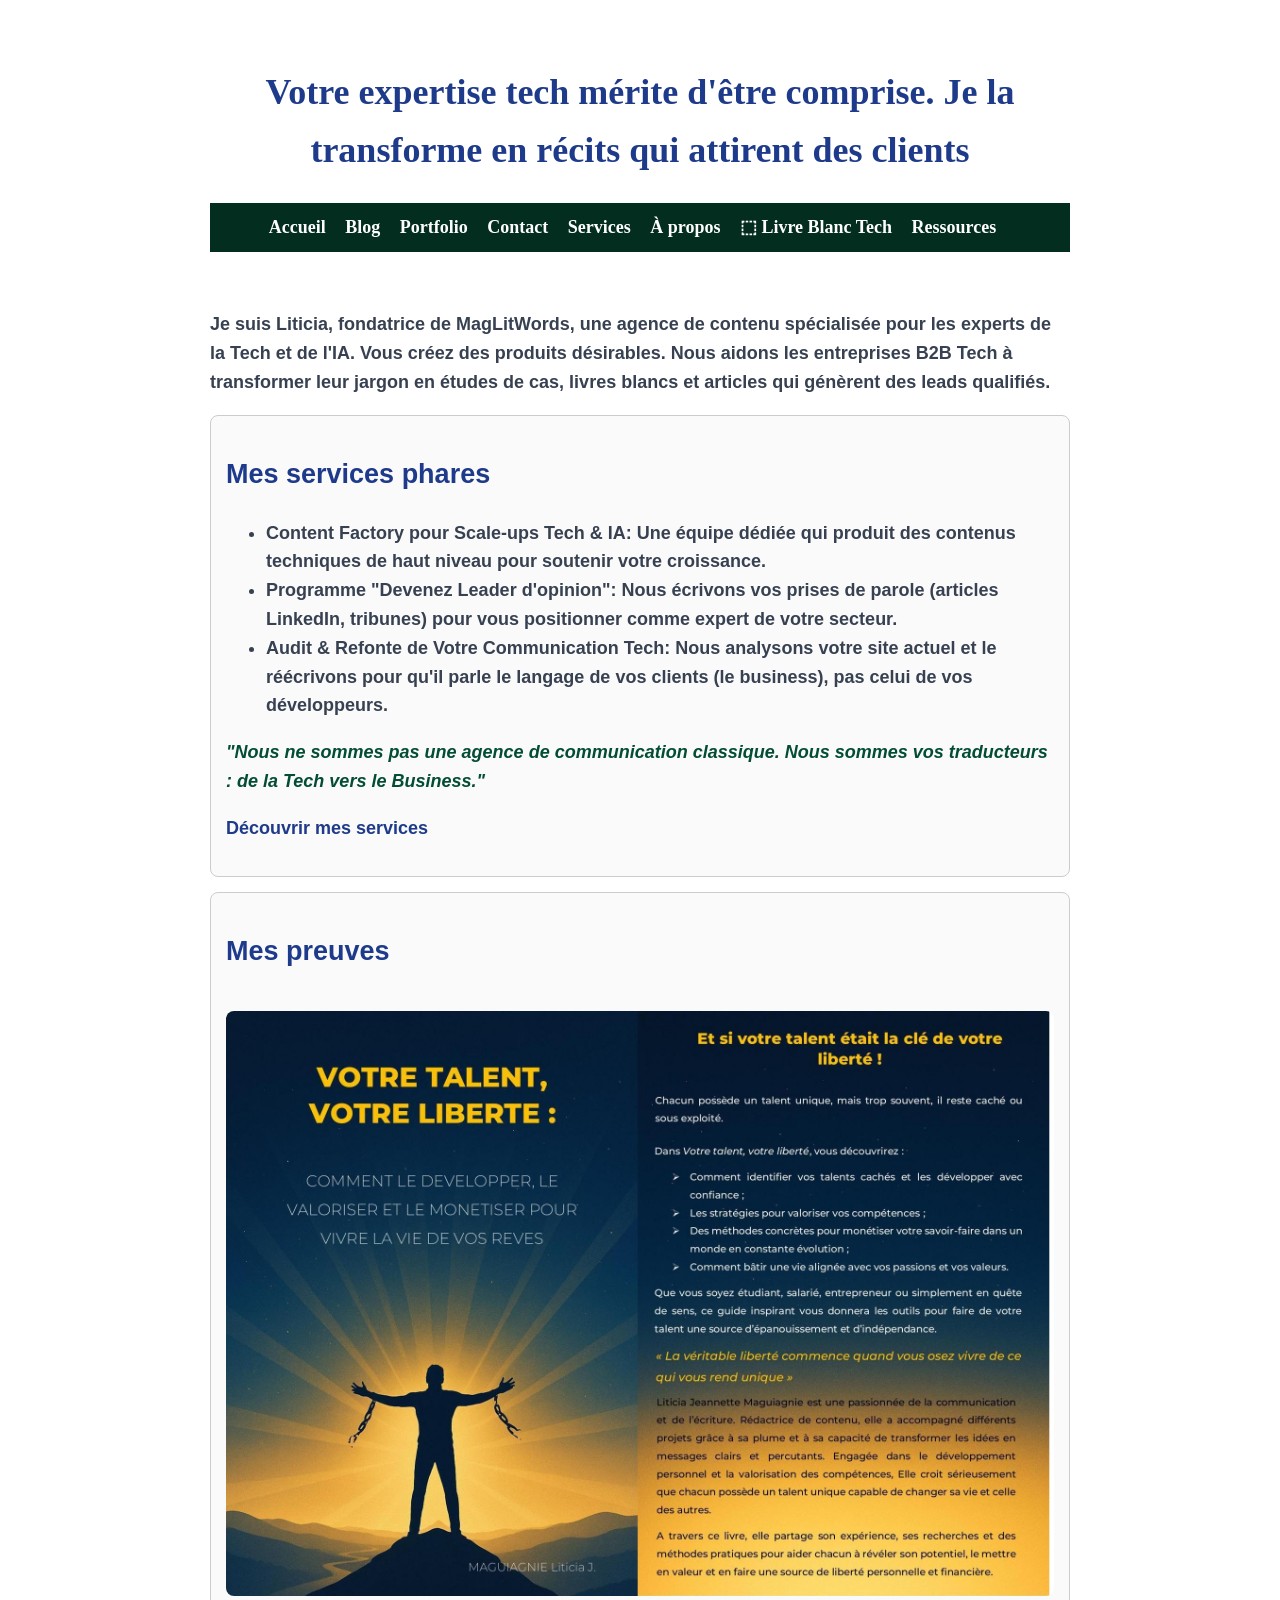
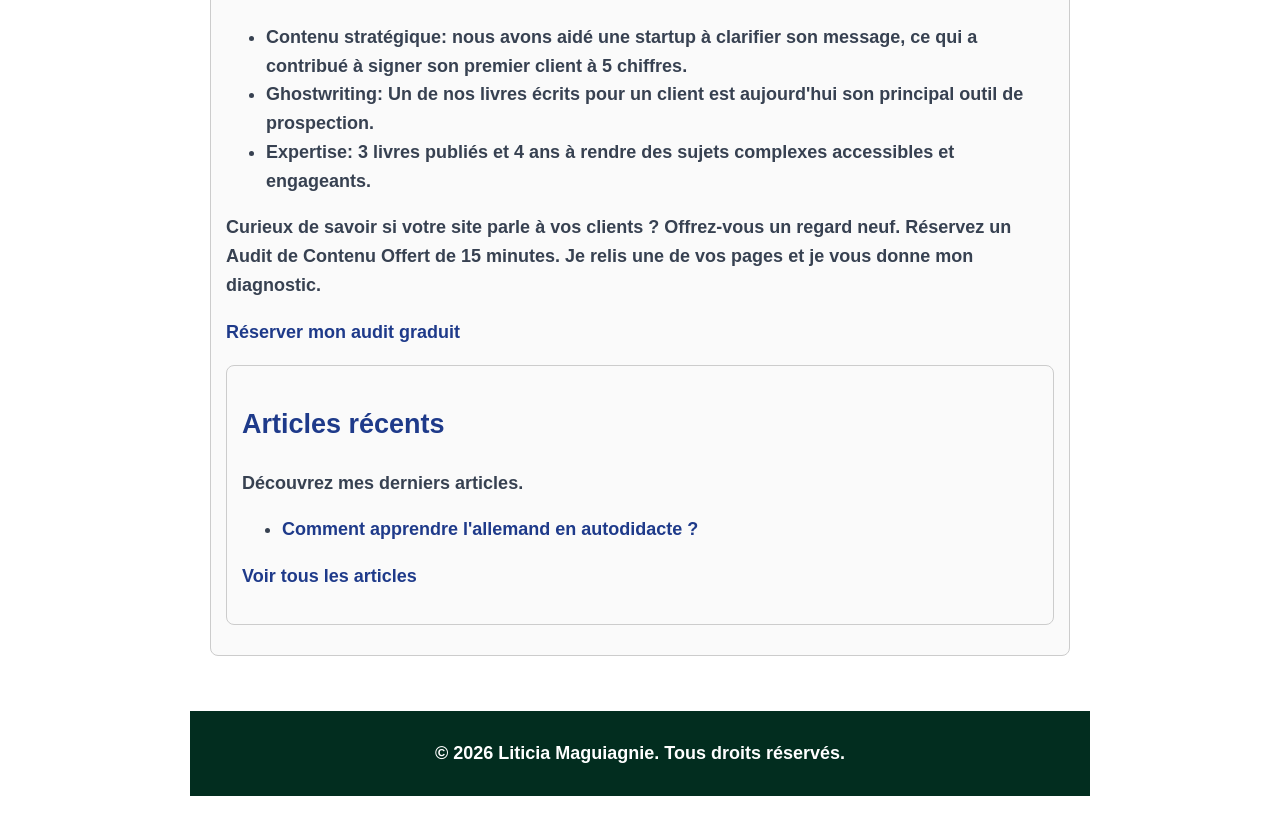
<file: index.html>
<!DOCTYPE html>
<html lang="fr">
<head>
    <meta charset="UTF-8">
    <meta name="viewport" content="width=device-width, initial-scale=1.0">
    <title>Ghostwriter pour experts Tech & IA</title>
    <meta name="description" content="Découvrez comment je transforme votre expertise tech en récits qui  attirent des clients. Content Factory pour Scales-ups Tech & IA.">
    <link rel="stylesheet" href="style/style.css">
</head>
<body>
    <header>
        <h1>Votre expertise tech mérite d'être comprise. Je la transforme en récits qui attirent des clients</h1>
        <nav>
        <a href="index.html">Accueil</a>
        <a href="blog.html">Blog</a>
        <a href="portfolio.html">Portfolio</a>
        <a href="contact.html">Contact</a>
        <a href="services.html">Services</a>
        <a href="about.html">À propos</a>
        <a href="livre-blanc-tech/index.html" class="cta-nav">⬚ Livre Blanc Tech</a>
        <a href="ressources.html">Ressources</a>
    </nav>
    </header>
    <main>
            <p>Je suis <b>Liticia</b>, fondatrice de MagLitWords, une agence de contenu spécialisée pour les experts de la Tech et de l'IA. Vous créez des produits
                désirables. Nous aidons les entreprises B2B Tech à transformer leur jargon en études de cas, livres blancs et articles qui génèrent des leads qualifiés.</p>
        <div class="service-card">
            <h2>Mes services phares</h2>
            <ul>
                <li>Content Factory pour Scale-ups Tech & IA: Une équipe dédiée qui produit des contenus techniques de haut niveau pour soutenir votre croissance.</li>
                <li>Programme "Devenez Leader d'opinion": Nous écrivons vos prises de parole (articles LinkedIn, tribunes) pour vous positionner comme expert de votre secteur.</li>
                <li>Audit & Refonte de Votre Communication Tech: Nous analysons votre site actuel et le réécrivons pour qu'il parle le langage de vos clients (le business), pas celui de vos développeurs.</li>
            </ul>
            <p><i>"Nous ne sommes pas une agence de communication classique. Nous sommes vos traducteurs : de la Tech vers le Business."</i></p>
            <p><a href="services.html">Découvrir mes services</a></p>
        </div>
            <div class="service-card">
                <h2>Mes preuves</h2>
                <img src="images/votre-talent-votre-liberte.jpg" alt="couverture de mon livre publié sur Amazon intitulé: votre talent votre liberté" class="service-image">
                <ul>
                    <li>Contenu stratégique: nous avons aidé une startup à clarifier son message, ce qui a contribué à signer son premier client à 5 chiffres.</li>
                    <li>Ghostwriting: Un de nos livres écrits pour un client est aujourd'hui son principal outil de prospection.</li>
                    <li>Expertise: 3 livres publiés et 4 ans à rendre des sujets complexes accessibles et engageants.</li>
                </ul>
                <p>Curieux de savoir si votre site parle à vos clients ? Offrez-vous un regard neuf. Réservez un <strong>Audit de Contenu Offert</strong> de 15 minutes. Je relis une de vos pages et je vous donne mon diagnostic.</p>
                <p><a href="contact.html">Réserver mon audit graduit</a></p>
        <div class="service-card">
            <h2>Articles récents</h2>
            <p>Découvrez mes derniers articles.</p>
            <ul>
                <li><a href="articles/apprendre-allemand-autodidacte.html">Comment apprendre l'allemand en autodidacte ?</a></li>
            </ul>
            <p><a href="blog.html">Voir tous les articles</a></p>
        </div>
        </section>
    </main>
    <footer>
        <p>&copy; 2026 Liticia Maguiagnie. Tous droits réservés.</p>
    </footer>
</body>
</html>
</file>
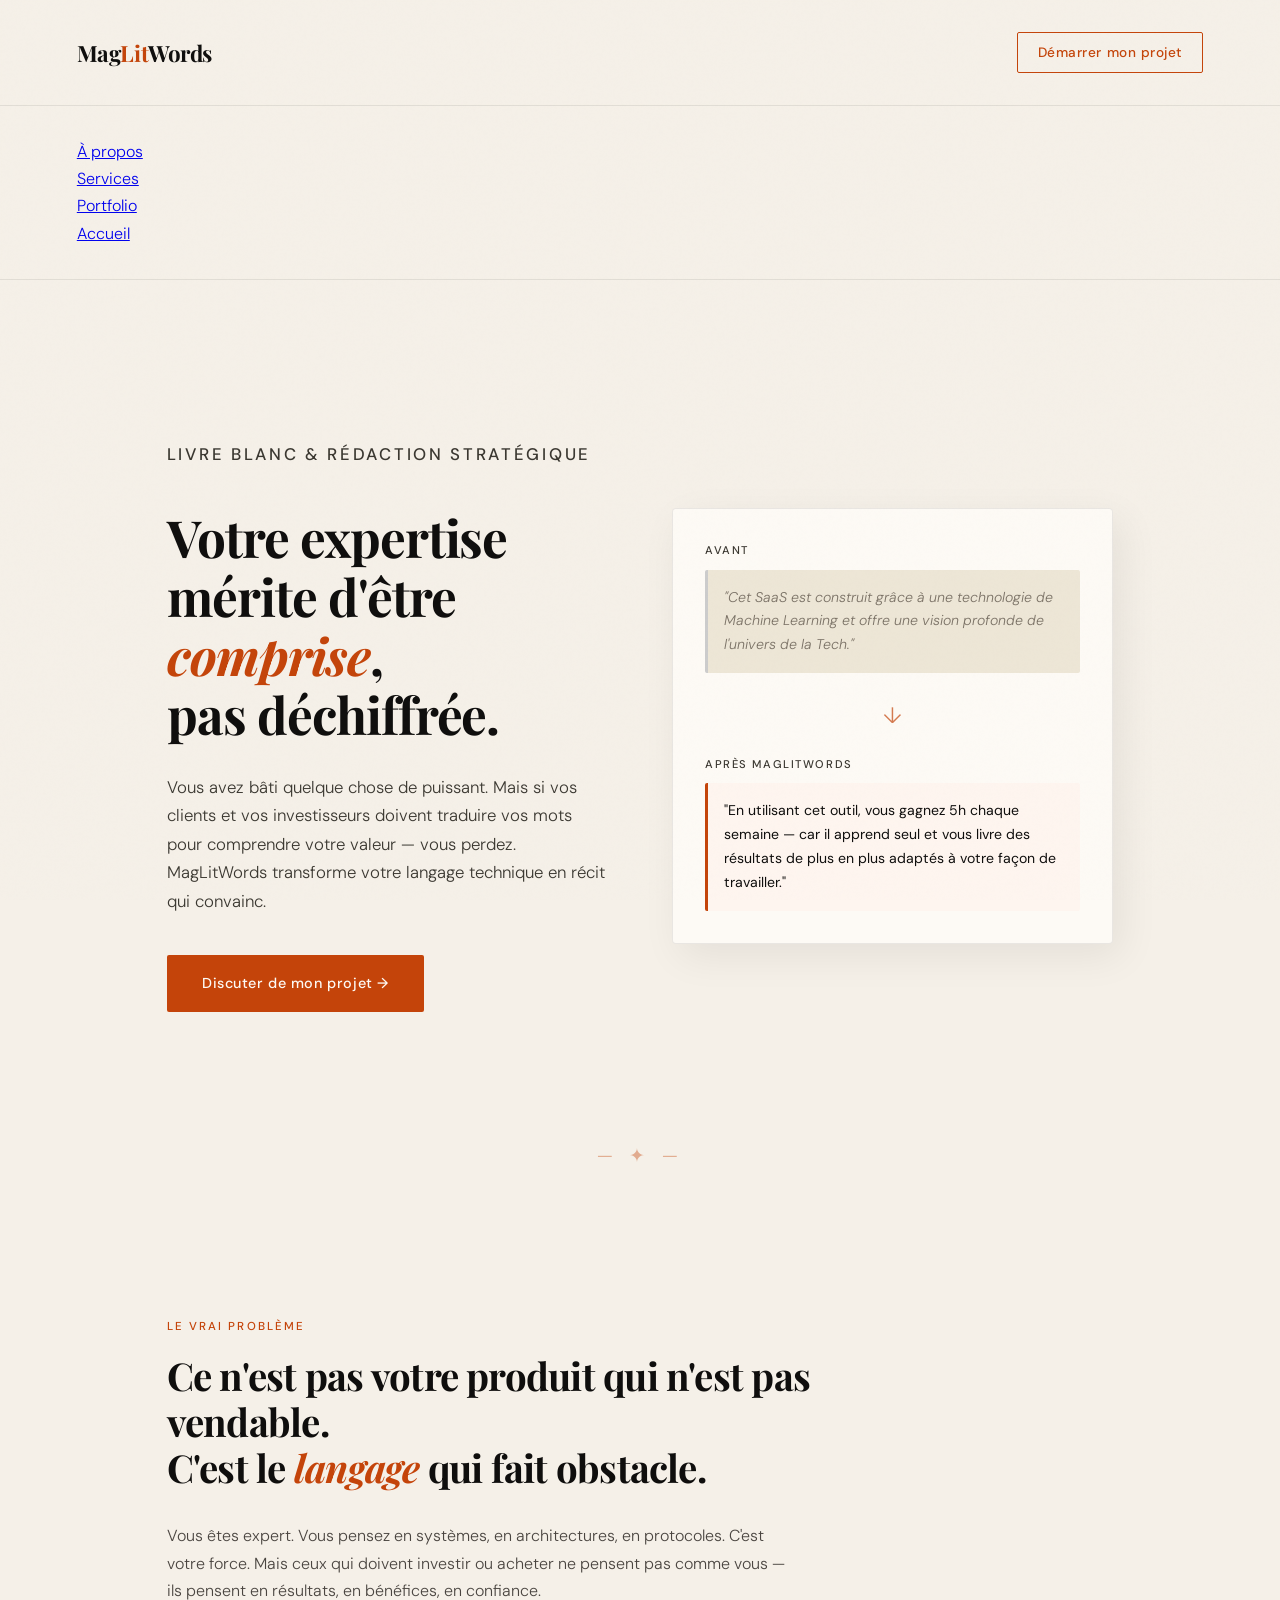
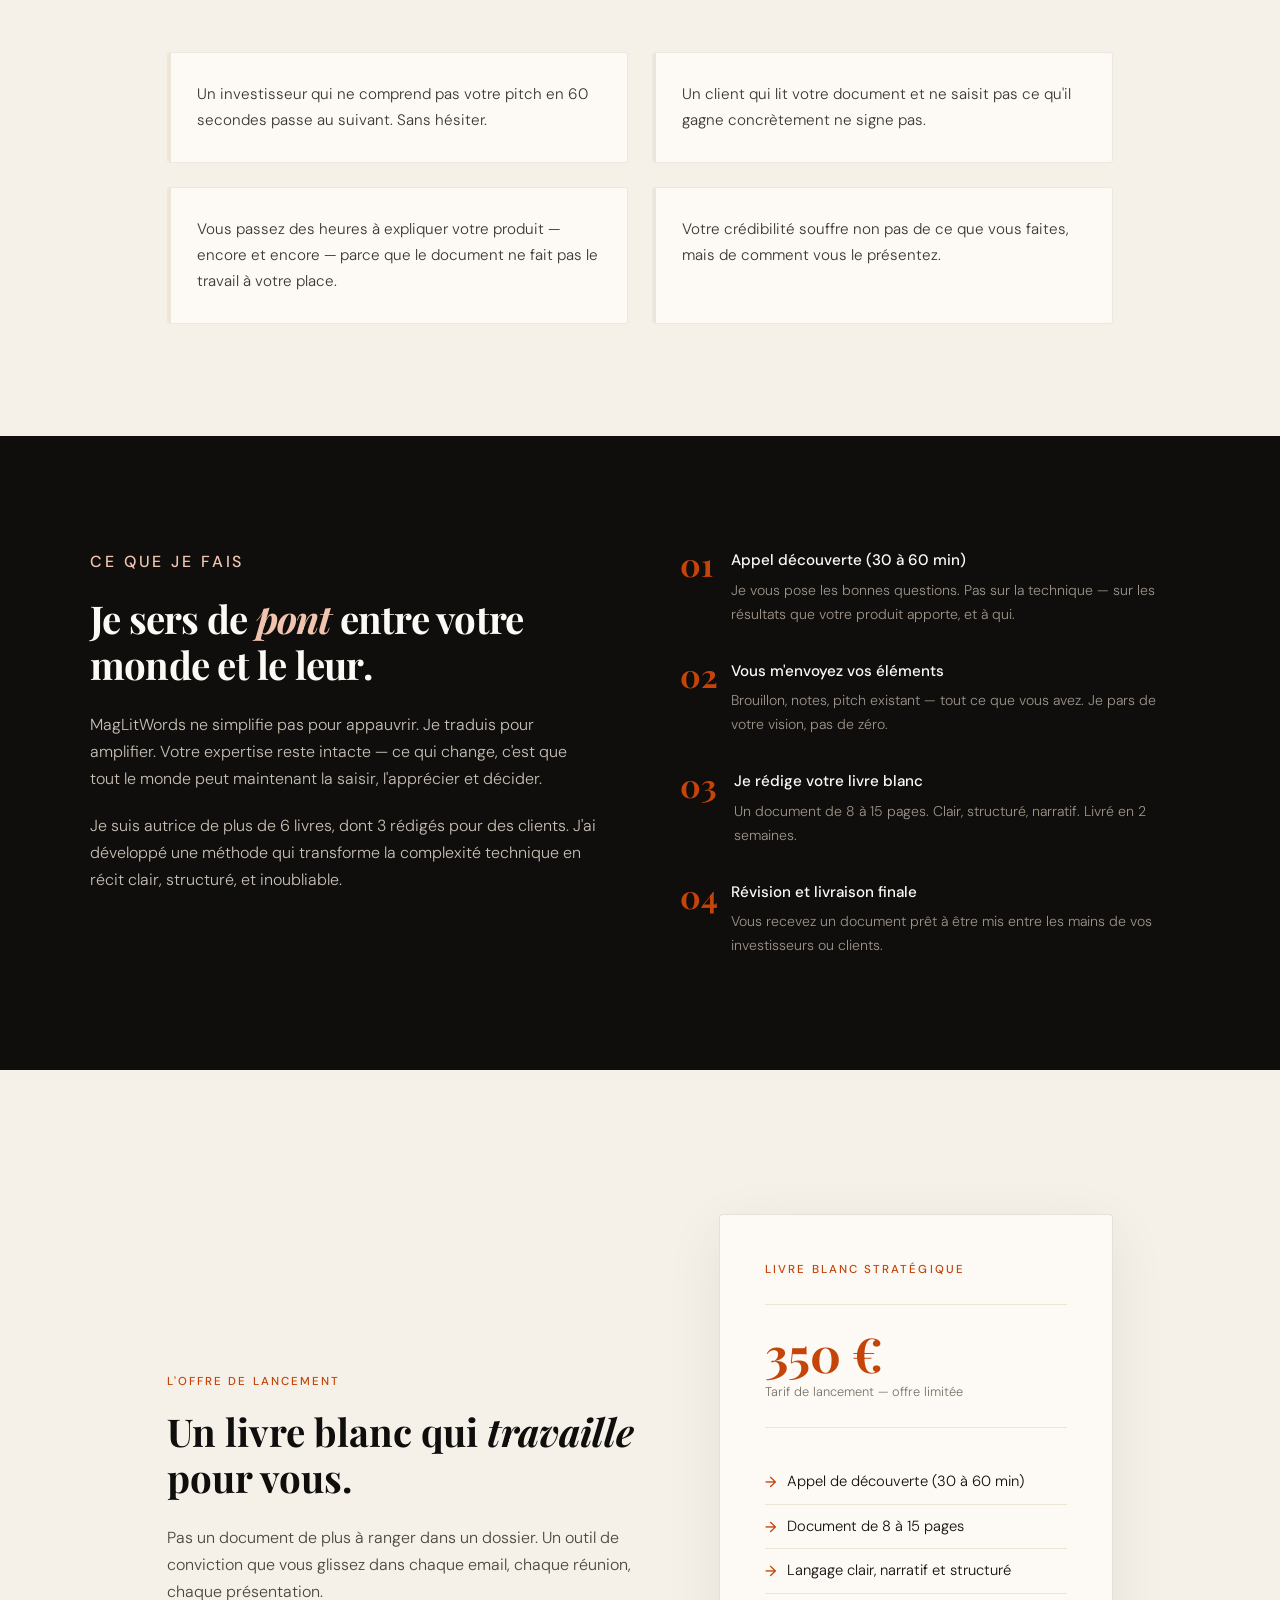
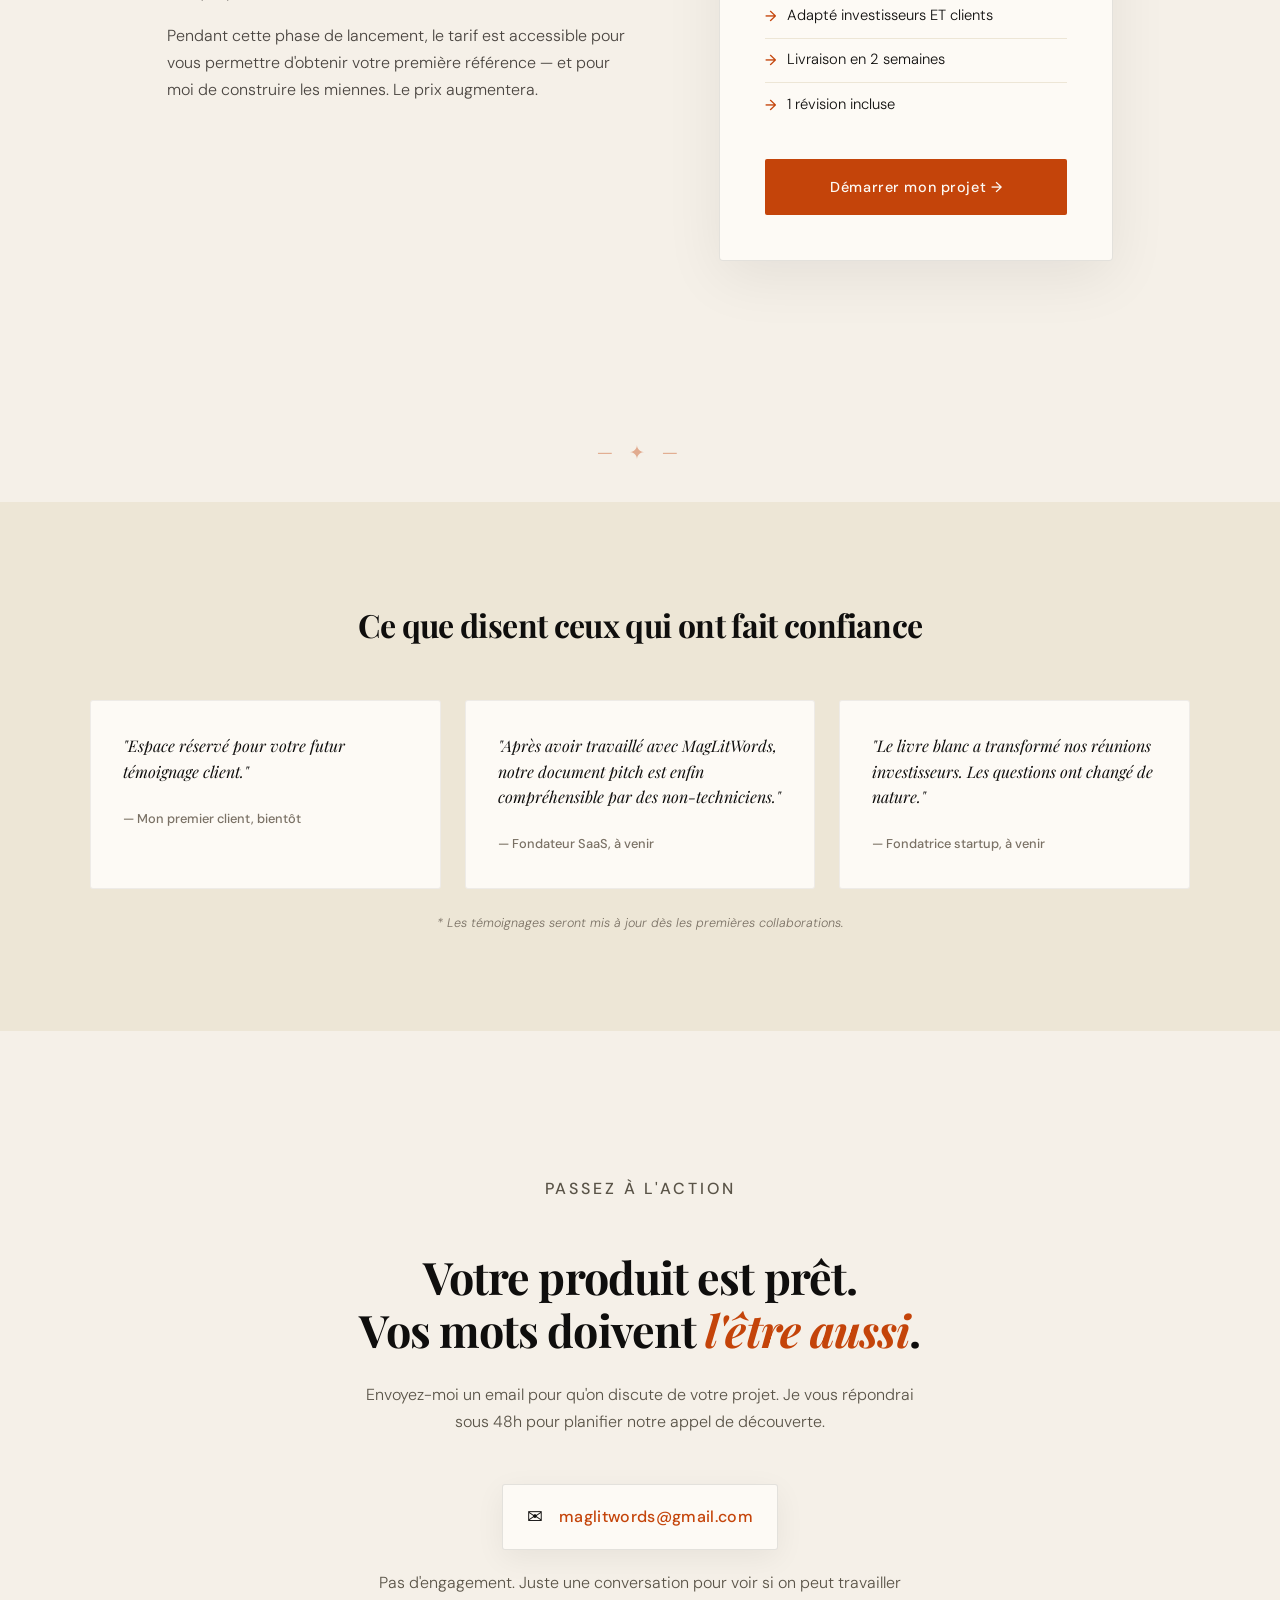
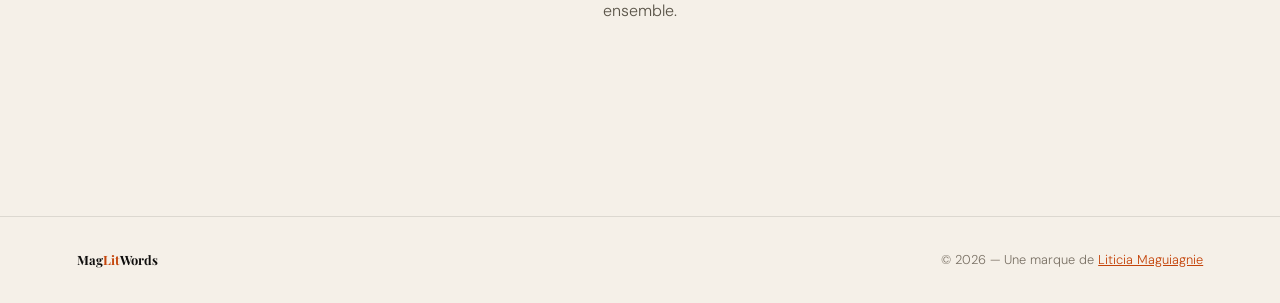
<file: livre-blanc-tech/index.html>
<!DOCTYPE html>
<html lang="fr">
<head>
  <meta charset="UTF-8" />
  <meta name="viewport" content="width=device-width, initial-scale=1.0" />
  <title>MagLitWords — Livres blancs pour experts tech</title>
  <meta name="description" content="Transformez votre expertise technique en récit clair et convaincant. MagLitWords rédige votre livre blanc pour séduire investisseurs et clients. Contactez-moi pour discuter de votre projet." />
  <meta name="keywords" content="livre blanc, rédaction technique, rédaction stratégique, rédaction pour startups, rédaction pour SaaS, rédaction pour investisseurs, rédaction pour clients, rédaction de contenu tech, rédaction de contenu pour startups, rédaction de contenu pour SaaS, rédaction de contenu pour investisseurs, rédaction de contenu pour clients" />
  <meta property="og:title" content="MagLitWords — Livres blancs pour experts tech" />
  <meta property="og:description" content="Transformez votre expertise technique en récit clair et convaincant. MagLitWords rédige votre livre blanc pour séduire investisseurs et clients. Contactez-moi pour discuter de votre projet." />
    <meta property="og:image" content="https://fr.freepik.com/psd-gratuit/modele-flyer-realite-virtuelle_13959986.htm#fromView=keyword&page=1&position=3&uuid=be689ab7-f21e-47b8-b529-4e5f0ac0bb23&query=Couverture+livre+ia/images/og-image.jpg" />
  <link href="https://fonts.googleapis.com/css2?family=Playfair+Display:ital,wght@0,400;0,700;1,400&family=DM+Sans:wght@300;400;500&display=swap" rel="stylesheet" />
  <style>
    *, *::before, *::after { box-sizing: border-box; margin: 0; padding: 0; }

    :root {
      --ink: #0f0e0d;
      --paper: #f5f0e8;
      --cream: #ede6d6;
      --accent: #c4440a;
      --accent-soft: #f0c4ae;
      --muted: #7a7165;
      --white: #fdfaf5;
    }

    html { scroll-behavior: smooth; }

    body {
      background: var(--paper);
      color: var(--ink);
      font-family: 'DM Sans', sans-serif;
      font-weight: 300;
      line-height: 1.7;
      overflow-x: hidden;
    }

    /* NOISE TEXTURE OVERLAY */
    body::before {
      content: '';
      position: fixed;
      inset: 0;
      background-image: url("data:image/svg+xml,%3Csvg viewBox='0 0 256 256' xmlns='http://www.w3.org/2000/svg'%3E%3Cfilter id='noise'%3E%3CfeTurbulence type='fractalNoise' baseFrequency='0.9' numOctaves='4' stitchTiles='stitch'/%3E%3C/filter%3E%3Crect width='100%25' height='100%25' filter='url(%23noise)' opacity='0.04'/%3E%3C/svg%3E");
      pointer-events: none;
      z-index: 999;
      opacity: 0.4;
    }

    /* NAV */
    nav {
      display: flex;
      justify-content: space-between;
      align-items: center;
      padding: 2rem 6vw;
      border-bottom: 1px solid rgba(0,0,0,0.08);
      position: sticky;
      top: 0;
      background: rgba(245, 240, 232, 0.92);
      backdrop-filter: blur(8px);
      z-index: 100;
    }

    .logo {
      font-family: 'Playfair Display', serif;
      font-size: 1.4rem;
      font-weight: 700;
      letter-spacing: -0.02em;
      color: var(--ink);
      text-decoration: none;
    }

    .logo span { color: var(--accent); }

    nav a.cta-nav {
      font-size: 0.85rem;
      font-weight: 500;
      color: var(--accent);
      text-decoration: none;
      border: 1.5px solid var(--accent);
      padding: 0.5rem 1.2rem;
      border-radius: 2px;
      transition: all 0.2s;
      letter-spacing: 0.04em;
    }

    nav a.cta-nav:hover {
      background: var(--accent);
      color: var(--white);
    }

    /* HERO */
    .hero {
      padding: 8rem 6vw 6rem;
      max-width: 1100px;
      margin: 0 auto;
      display: grid;
      grid-template-columns: 1fr 1fr;
      gap: 4rem;
      align-items: center;
      opacity: 0;
      transform: translateY(24px);
      animation: fadeUp 0.9s ease forwards 0.1s;
    }

    @keyframes fadeUp {
      to { opacity: 1; transform: translateY(0); }
    }

    .hero-label {
      font-size: 0.75rem;
      font-weight: 500;
      letter-spacing: 0.16em;
      text-transform: uppercase;
      color: var(--accent);
      margin-bottom: 1.5rem;
    }

    .hero h1 {
      font-family: 'Playfair Display', serif;
      font-size: clamp(2.4rem, 4vw, 3.8rem);
      line-height: 1.15;
      font-weight: 700;
      letter-spacing: -0.02em;
      margin-bottom: 1.8rem;
    }

    .hero h1 em {
      font-style: italic;
      color: var(--accent);
    }

    .hero p {
      font-size: 1.05rem;
      color: #3a3730;
      margin-bottom: 2.5rem;
      max-width: 480px;
    }

    .btn-primary {
      display: inline-block;
      background: var(--accent);
      color: var(--white);
      padding: 1rem 2.2rem;
      font-family: 'DM Sans', sans-serif;
      font-size: 0.9rem;
      font-weight: 500;
      letter-spacing: 0.04em;
      text-decoration: none;
      border: none;
      cursor: pointer;
      transition: all 0.25s;
      border-radius: 2px;
    }

    .btn-primary:hover {
      background: #a8380a;
      transform: translateY(-2px);
      box-shadow: 0 8px 24px rgba(196, 68, 10, 0.25);
    }

    .hero-visual {
      position: relative;
    }

    .transform-card {
      background: var(--white);
      border: 1px solid rgba(0,0,0,0.08);
      border-radius: 4px;
      padding: 2rem;
      box-shadow: 8px 12px 40px rgba(0,0,0,0.07);
      opacity: 0;
      animation: fadeUp 0.9s ease forwards 0.4s;
    }

    .transform-card .label-before,
    .transform-card .label-after {
      font-size: 0.7rem;
      font-weight: 500;
      letter-spacing: 0.14em;
      text-transform: uppercase;
      margin-bottom: 0.6rem;
    }

    .label-before { color: var(--muted); }
    .label-after { color: var(--accent); }

    .text-before {
      font-size: 0.88rem;
      color: var(--muted);
      font-style: italic;
      padding: 1rem;
      background: var(--cream);
      border-radius: 2px;
      border-left: 3px solid #ccc;
      margin-bottom: 1.5rem;
    }

    .arrow-divider {
      text-align: center;
      font-size: 1.4rem;
      color: var(--accent);
      margin-bottom: 1.2rem;
      opacity: 0.7;
    }

    .text-after {
      font-size: 0.88rem;
      color: var(--ink);
      padding: 1rem;
      background: #fef5ef;
      border-radius: 2px;
      border-left: 3px solid var(--accent);
      font-weight: 400;
    }

    /* PROBLEM SECTION */
    .section {
      padding: 7rem 6vw;
      max-width: 1100px;
      margin: 0 auto;
    }

    .section-tag {
      font-size: 0.72rem;
      font-weight: 500;
      letter-spacing: 0.18em;
      text-transform: uppercase;
      color: var(--accent);
      margin-bottom: 1rem;
    }

    .section h2 {
      font-family: 'Playfair Display', serif;
      font-size: clamp(1.9rem, 3vw, 2.8rem);
      line-height: 1.2;
      font-weight: 700;
      letter-spacing: -0.02em;
      margin-bottom: 2rem;
      max-width: 680px;
    }

    .section h2 em { font-style: italic; color: var(--accent); }

    /* PROBLEM LIST */
    .problem-grid {
      display: grid;
      grid-template-columns: 1fr 1fr;
      gap: 1.5rem;
      margin-top: 3rem;
    }

    .problem-item {
      padding: 1.8rem;
      background: var(--white);
      border: 1px solid rgba(0,0,0,0.07);
      border-radius: 3px;
      position: relative;
      overflow: hidden;
    }

    .problem-item::before {
      content: '';
      position: absolute;
      top: 0; left: 0;
      width: 3px; height: 100%;
      background: var(--cream);
      transition: background 0.3s;
    }

    .problem-item:hover::before { background: var(--accent); }

    .problem-item p {
      font-size: 0.95rem;
      color: #3a3730;
    }

    /* SOLUTION */
    .solution-wrap {
      background: var(--ink);
      color: var(--paper);
      padding: 7rem 6vw;
    }

    .solution-inner {
      max-width: 1100px;
      margin: 0 auto;
      display: grid;
      grid-template-columns: 1fr 1fr;
      gap: 5rem;
      align-items: start;
    }

    .solution-inner .section-tag { color: var(--accent-soft); }

    .solution-inner h2 {
      font-family: 'Playfair Display', serif;
      font-size: clamp(1.9rem, 3vw, 2.8rem);
      line-height: 1.2;
      font-weight: 700;
      letter-spacing: -0.02em;
      margin-bottom: 1.5rem;
      color: var(--white);
    }

    .solution-inner h2 em { font-style: italic; color: var(--accent-soft); }

    .solution-inner p {
      color: #c8c0b4;
      font-size: 1rem;
      margin-bottom: 1.2rem;
    }

    .steps {
      display: flex;
      flex-direction: column;
      gap: 2rem;
    }

    .step {
      display: flex;
      gap: 1.2rem;
      align-items: flex-start;
    }

    .step-num {
      font-family: 'Playfair Display', serif;
      font-size: 2rem;
      font-weight: 700;
      color: var(--accent);
      line-height: 1;
      min-width: 2rem;
    }

    .step-content h4 {
      font-weight: 500;
      font-size: 0.95rem;
      color: var(--white);
      margin-bottom: 0.3rem;
    }

    .step-content p {
      font-size: 0.88rem;
      color: #9e9488;
      margin: 0;
    }

    /* OFFER */
    .offer-wrap {
      padding: 7rem 6vw;
      max-width: 1100px;
      margin: 0 auto;
      display: grid;
      grid-template-columns: 1.2fr 1fr;
      gap: 5rem;
      align-items: center;
    }

    .offer-card {
      background: var(--white);
      border: 1.5px solid rgba(0,0,0,0.1);
      border-radius: 4px;
      padding: 2.8rem;
      box-shadow: 0 16px 60px rgba(0,0,0,0.07);
    }

    .offer-card .price-wrap {
      margin: 1.5rem 0 2rem;
      border-top: 1px solid var(--cream);
      border-bottom: 1px solid var(--cream);
      padding: 1.5rem 0;
    }

    .offer-card .price {
      font-family: 'Playfair Display', serif;
      font-size: 3rem;
      font-weight: 700;
      color: var(--accent);
      line-height: 1;
    }

    .offer-card .price-note {
      font-size: 0.8rem;
      color: var(--muted);
      margin-top: 0.3rem;
    }

    .offer-list {
      list-style: none;
      margin-bottom: 2rem;
    }

    .offer-list li {
      font-size: 0.92rem;
      padding: 0.55rem 0;
      border-bottom: 1px solid var(--cream);
      display: flex;
      gap: 0.7rem;
      align-items: flex-start;
    }

    .offer-list li:last-child { border-bottom: none; }

    .offer-list li::before {
      content: '→';
      color: var(--accent);
      font-weight: 500;
      flex-shrink: 0;
      margin-top: 1px;
    }

    /* SOCIAL PROOF */
    .proof-wrap {
      background: var(--cream);
      padding: 6rem 6vw;
    }

    .proof-inner {
      max-width: 1100px;
      margin: 0 auto;
    }

    .proof-inner h2 {
      font-family: 'Playfair Display', serif;
      font-size: clamp(1.6rem, 2.5vw, 2.2rem);
      font-weight: 700;
      letter-spacing: -0.02em;
      margin-bottom: 3rem;
      text-align: center;
    }

    .proof-grid {
      display: grid;
      grid-template-columns: repeat(3, 1fr);
      gap: 1.5rem;
    }

    .proof-card {
      background: var(--white);
      padding: 2rem;
      border-radius: 3px;
      border: 1px solid rgba(0,0,0,0.06);
    }

    .proof-card blockquote {
      font-family: 'Playfair Display', serif;
      font-style: italic;
      font-size: 1rem;
      color: var(--ink);
      margin-bottom: 1.2rem;
      line-height: 1.6;
    }

    .proof-card cite {
      font-size: 0.8rem;
      color: var(--muted);
      font-style: normal;
      font-weight: 500;
    }

    .proof-placeholder {
      font-size: 0.78rem;
      color: var(--muted);
      font-style: italic;
      text-align: center;
      margin-top: 1.5rem;
    }

    /* CTA FINALE */
    .final-cta {
      padding: 9rem 6vw;
      max-width: 800px;
      margin: 0 auto;
      text-align: center;
    }

    .final-cta h2 {
      font-family: 'Playfair Display', serif;
      font-size: clamp(2rem, 3.5vw, 3rem);
      font-weight: 700;
      letter-spacing: -0.02em;
      margin-bottom: 1.5rem;
      line-height: 1.2;
    }

    .final-cta h2 em { font-style: italic; color: var(--accent); }

    .final-cta p {
      font-size: 1rem;
      color: #5a5448;
      margin-bottom: 3rem;
      max-width: 560px;
      margin-left: auto;
      margin-right: auto;
    }

    .email-block {
      display: inline-flex;
      align-items: center;
      gap: 1rem;
      background: var(--white);
      border: 1.5px solid rgba(0,0,0,0.1);
      padding: 1rem 1.5rem;
      border-radius: 3px;
      box-shadow: 0 8px 30px rgba(0,0,0,0.06);
    }

    .email-icon {
      font-size: 1.2rem;
    }

    .email-block a {
      font-size: 1rem;
      font-weight: 500;
      color: var(--accent);
      text-decoration: none;
      letter-spacing: 0.02em;
    }

    .email-block a:hover { text-decoration: underline; }

    .cta-note {
      margin-top: 1.2rem;
      font-size: 0.8rem;
      color: var(--muted);
    }

    /* FOOTER */
    footer {
      border-top: 1px solid rgba(0,0,0,0.1);
      padding: 2rem 6vw;
      display: flex;
      justify-content: space-between;
      align-items: center;
      font-size: 0.8rem;
      color: var(--muted);
    }

    .footer-logo {
      font-family: 'Playfair Display', serif;
      font-weight: 700;
      color: var(--ink);
    }

    .footer-logo span { color: var(--accent); }

    /* DIVIDER */
    .ornamental-divider {
      text-align: center;
      padding: 2rem 0;
      color: var(--accent);
      font-size: 1.2rem;
      opacity: 0.4;
      letter-spacing: 0.3em;
    }

    /* RESPONSIVE */
    @media (max-width: 768px) {
      .hero, .solution-inner, .offer-wrap {
        grid-template-columns: 1fr;
        gap: 3rem;
      }
      .problem-grid, .proof-grid {
        grid-template-columns: 1fr;
      }
      nav { padding: 1.2rem 4vw; }
    }

    /* SCROLL REVEAL */
    .reveal {
      opacity: 0;
      transform: translateY(20px);
      transition: opacity 0.7s ease, transform 0.7s ease;
    }
    .reveal.visible {
      opacity: 1;
      transform: translateY(0);
    }
  </style>
</head>
<body>

  <!-- NAV -->
  <nav>
    <a href="#" class="logo">Mag<span>Lit</span>Words</a>
    <a href="mailto:maglitwords@gmail.com" class="cta-nav">Démarrer mon projet</a>
    </nav>
    <nav>
        <div>
            <a href="../about.html">À propos</a><br>
            <a href="../services.html">Services</a><br>
            <a href="../portfolio.html">Portfolio</a><br>
            <a href="../index.html">Accueil</a>
        </div>
    </nav>

  <!-- HERO -->
  <section style="background: var(--paper); padding-top: 2rem;">
    <div class="hero">
      <div>
        <p class="hero-label">Livre blanc & rédaction stratégique</p>
        <h1>Votre expertise mérite d'être <em>comprise</em>,<br>pas déchiffrée.</h1>
        <p>Vous avez bâti quelque chose de puissant. Mais si vos clients et vos investisseurs doivent traduire vos mots pour comprendre votre valeur — vous perdez. MagLitWords transforme votre langage technique en récit qui convainc.</p>
        <a href="mailto:maglitwords@gmail.com" class="btn-primary">Discuter de mon projet →</a>
      </div>
      <div class="hero-visual">
        <div class="transform-card">
          <p class="label-before">Avant</p>
          <div class="text-before">
            "Cet SaaS est construit grâce à une technologie de Machine Learning et offre une vision profonde de l'univers de la Tech."
          </div>
          <div class="arrow-divider">↓</div>
          <p class="label-after">Après MagLitWords</p>
          <div class="text-after">
            "En utilisant cet outil, vous gagnez 5h chaque semaine — car il apprend seul et vous livre des résultats de plus en plus adaptés à votre façon de travailler."
          </div>
        </div>
      </div>
    </div>
  </section>

  <div class="ornamental-divider">— ✦ —</div>

  <!-- PROBLÈME -->
  <section class="section reveal">
    <p class="section-tag">Le vrai problème</p>
    <h2>Ce n'est pas votre produit qui n'est pas vendable.<br>C'est le <em>langage</em> qui fait obstacle.</h2>
    <p style="max-width:620px; color:#4a4540; margin-bottom: 1rem;">
      Vous êtes expert. Vous pensez en systèmes, en architectures, en protocoles. C'est votre force. Mais ceux qui doivent investir ou acheter ne pensent pas comme vous — ils pensent en résultats, en bénéfices, en confiance.
    </p>
    <div class="problem-grid">
      <div class="problem-item">
        <p>Un investisseur qui ne comprend pas votre pitch en 60 secondes passe au suivant. Sans hésiter.</p>
      </div>
      <div class="problem-item">
        <p>Un client qui lit votre document et ne saisit pas ce qu'il gagne concrètement ne signe pas.</p>
      </div>
      <div class="problem-item">
        <p>Vous passez des heures à expliquer votre produit — encore et encore — parce que le document ne fait pas le travail à votre place.</p>
      </div>
      <div class="problem-item">
        <p>Votre crédibilité souffre non pas de ce que vous faites, mais de comment vous le présentez.</p>
      </div>
    </div>
  </section>

  <!-- SOLUTION -->
  <div class="solution-wrap">
    <div class="solution-inner reveal">
      <div>
        <p class="section-tag">Ce que je fais</p>
        <h2>Je sers de <em>pont</em> entre votre monde et le leur.</h2>
        <p>MagLitWords ne simplifie pas pour appauvrir. Je traduis pour amplifier. Votre expertise reste intacte — ce qui change, c'est que tout le monde peut maintenant la saisir, l'apprécier et décider.</p>
        <p>Je suis autrice de plus de 6 livres, dont 3 rédigés pour des clients. J'ai développé une méthode qui transforme la complexité technique en récit clair, structuré, et inoubliable.</p>
      </div>
      <div class="steps">
        <div class="step">
          <div class="step-num">01</div>
          <div class="step-content">
            <h4>Appel découverte (30 à 60 min)</h4>
            <p>Je vous pose les bonnes questions. Pas sur la technique — sur les résultats que votre produit apporte, et à qui.</p>
          </div>
        </div>
        <div class="step">
          <div class="step-num">02</div>
          <div class="step-content">
            <h4>Vous m'envoyez vos éléments</h4>
            <p>Brouillon, notes, pitch existant — tout ce que vous avez. Je pars de votre vision, pas de zéro.</p>
          </div>
        </div>
        <div class="step">
          <div class="step-num">03</div>
          <div class="step-content">
            <h4>Je rédige votre livre blanc</h4>
            <p>Un document de 8 à 15 pages. Clair, structuré, narratif. Livré en 2 semaines.</p>
          </div>
        </div>
        <div class="step">
          <div class="step-num">04</div>
          <div class="step-content">
            <h4>Révision et livraison finale</h4>
            <p>Vous recevez un document prêt à être mis entre les mains de vos investisseurs ou clients.</p>
          </div>
        </div>
      </div>
    </div>
  </div>

  <!-- OFFRE -->
  <section style="padding: 2rem 0;">
    <div class="offer-wrap reveal">
      <div>
        <p class="section-tag">L'offre de lancement</p>
        <h2 style="font-family:'Playfair Display',serif; font-size:clamp(1.9rem,3vw,2.8rem); line-height:1.2; margin-bottom:1.5rem;">Un livre blanc qui <em>travaille</em> pour vous.</h2>
        <p style="color:#4a4540; margin-bottom:1rem;">
          Pas un document de plus à ranger dans un dossier. Un outil de conviction que vous glissez dans chaque email, chaque réunion, chaque présentation.
        </p>
        <p style="color:#4a4540;">
          Pendant cette phase de lancement, le tarif est accessible pour vous permettre d'obtenir votre première référence — et pour moi de construire les miennes. Le prix augmentera.
        </p>
      </div>
      <div class="offer-card">
        <p class="section-tag">Livre blanc stratégique</p>
        <div class="price-wrap">
          <div class="price">350 €</div>
          <div class="price-note">Tarif de lancement — offre limitée</div>
        </div>
        <ul class="offer-list">
          <li>Appel de découverte (30 à 60 min)</li>
          <li>Document de 8 à 15 pages</li>
          <li>Langage clair, narratif et structuré</li>
          <li>Adapté investisseurs ET clients</li>
          <li>Livraison en 2 semaines</li>
          <li>1 révision incluse</li>
        </ul>
        <a href="mailto:maglitwords@gmail.com" class="btn-primary" style="width:100%; text-align:center; display:block;">
          Démarrer mon projet →
        </a>
      </div>
    </div>
  </section>

  <div class="ornamental-divider">— ✦ —</div>

  <!-- PREUVE SOCIALE -->
  <div class="proof-wrap">
    <div class="proof-inner reveal">
      <h2>Ce que disent ceux qui ont fait confiance</h2>
      <div class="proof-grid">
        <div class="proof-card">
          <blockquote>"Espace réservé pour votre futur témoignage client."</blockquote>
          <cite>— Mon premier client, bientôt</cite>
        </div>
        <div class="proof-card">
          <blockquote>"Après avoir travaillé avec MagLitWords, notre document pitch est enfin compréhensible par des non-techniciens."</blockquote>
          <cite>— Fondateur SaaS, à venir</cite>
        </div>
        <div class="proof-card">
          <blockquote>"Le livre blanc a transformé nos réunions investisseurs. Les questions ont changé de nature."</blockquote>
          <cite>— Fondatrice startup, à venir</cite>
        </div>
      </div>
      <p class="proof-placeholder">* Les témoignages seront mis à jour dès les premières collaborations.</p>
    </div>
  </div>

  <!-- CTA FINALE -->
  <section class="final-cta reveal">
    <p class="section-tag" style="text-align:center;">Passez à l'action</p>
    <h2>Votre produit est prêt.<br>Vos mots doivent <em>l'être aussi</em>.</h2>
    <p>Envoyez-moi un email pour qu'on discute de votre projet. Je vous répondrai sous 48h pour planifier notre appel de découverte.</p>
    <div class="email-block">
      <span class="email-icon">✉</span>
      <a href="mailto:maglitwords@gmail.com">maglitwords@gmail.com</a>
    </div>
    <p class="cta-note">Pas d'engagement. Juste une conversation pour voir si on peut travailler ensemble.</p>
  </section>

  <!-- FOOTER -->
<footer>
    <span class="footer-logo">Mag<span>Lit</span>Words</span>
    <span>© 2026 — Une marque de <a href="/liticia-portfolio/" style="color: var(--accent);">Liticia Maguiagnie</a></span>
</footer>

  <script>
    // Scroll reveal
    const reveals = document.querySelectorAll('.reveal');
    const observer = new IntersectionObserver((entries) => {
      entries.forEach(e => {
        if (e.isIntersecting) {
          e.target.classList.add('visible');
          observer.unobserve(e.target);
        }
      });
    }, { threshold: 0.12 });
    reveals.forEach(r => observer.observe(r));
  </script>
</body>
</html>
</file>
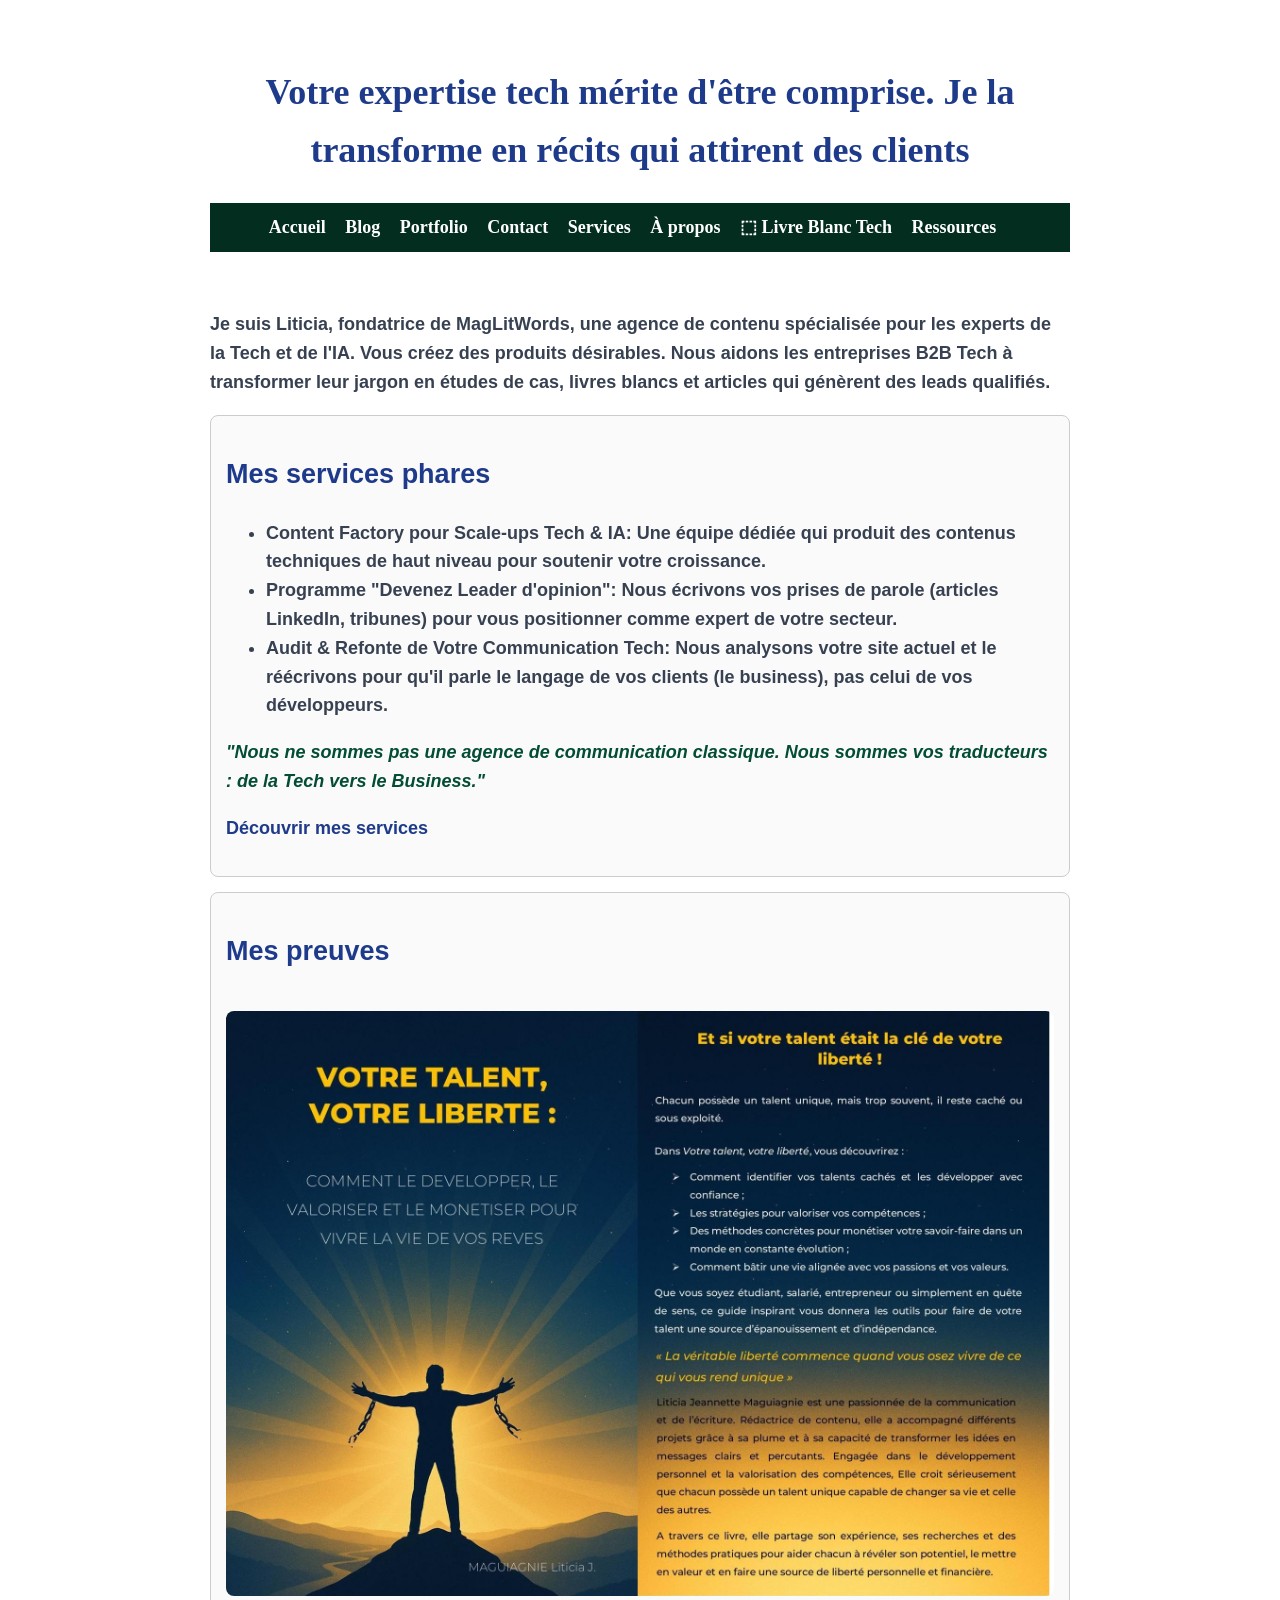
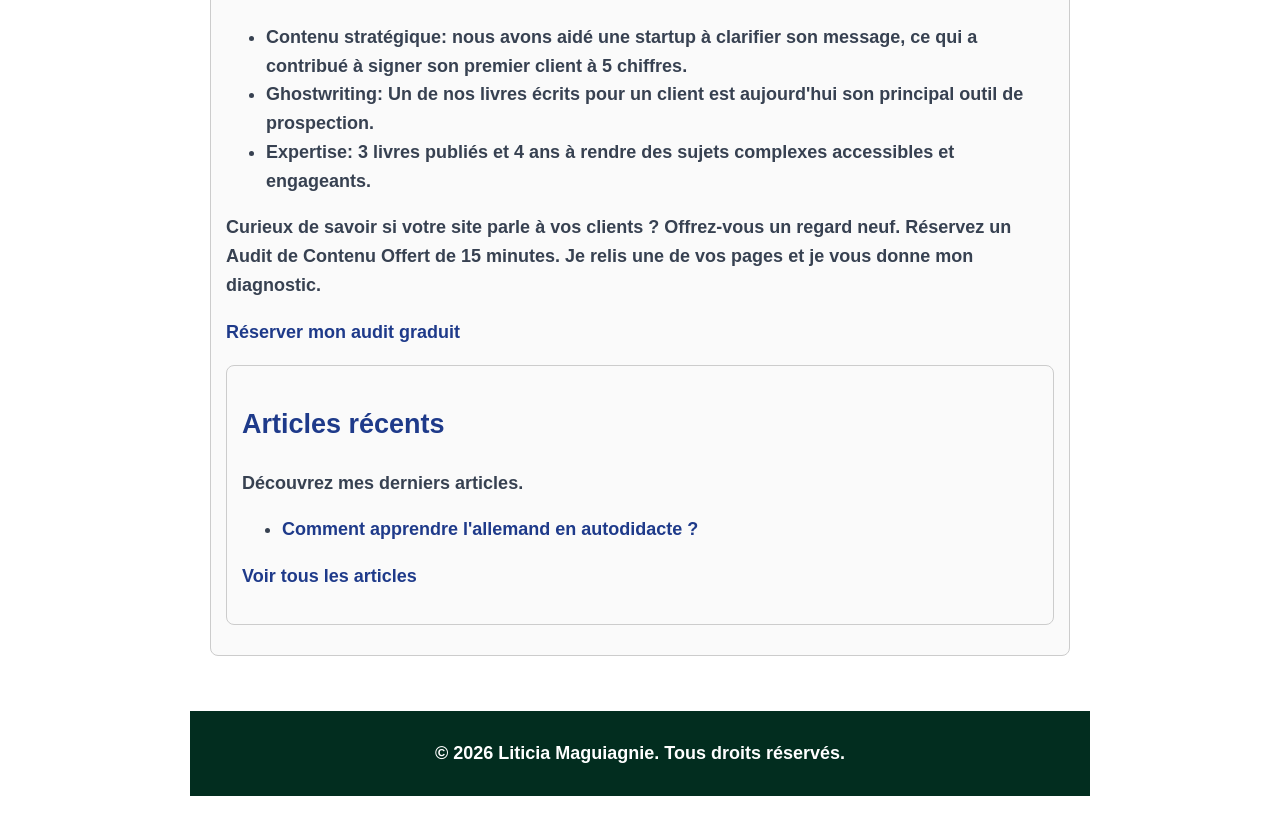
<file: mon.site/index.html>
<!DOCTYPE html>
<html lang="fr">
<head>
    <meta charset="UTF-8">
    <meta name="viewport" content="width=device-width, initial-scale=1.0">
    <title>Ghostwriter pour experts Tech & IA</title>
    <meta name="description" content="Découvrez comment je transforme votre expertise tech en récits qui  attirent des clients. Content Factory pour Scales-ups Tech & IA.">
    <link rel="stylesheet" href="style/style.css">
</head>
<body>
    <header>
        <h1>Votre expertise tech mérite d'être comprise. Je la transforme en récits qui attirent des clients</h1>
    <nav>
        <a href="index.html">Accueil</a>
        <a href="blog.html">Blog</a>
        <a href="portfolio.html">Portfolio</a>
        <a href="contact.html">Contact</a>
        <a href="services.html">Services</a>
        <a href="about.html">À propos</a>
        <a href="livre-blanc-tech/index.html" class="cta-nav">⬚ Livre Blanc Tech</a>
        <a href="ressources.html">Ressources</a>
    </nav>
    </header>
    <main>
            <p>Je suis <b>Liticia</b>, fondatrice de MagLitWords, une agence de contenu spécialisée pour les experts de la Tech et de l'IA. Vous créez des produits
                désirables. Nous aidons les entreprises B2B Tech à transformer leur jargon en études de cas, livres blancs et articles qui génèrent des leads qualifiés.</p>
        <div class="service-card">
            <h2>Mes services phares</h2>
            <ul>
                <li>Content Factory pour Scale-ups Tech & IA: Une équipe dédiée qui produit des contenus techniques de haut niveau pour soutenir votre croissance.</li>
                <li>Programme "Devenez Leader d'opinion": Nous écrivons vos prises de parole (articles LinkedIn, tribunes) pour vous positionner comme expert de votre secteur.</li>
                <li>Audit & Refonte de Votre Communication Tech: Nous analysons votre site actuel et le réécrivons pour qu'il parle le langage de vos clients (le business), pas celui de vos développeurs.</li>
            </ul>
            <p><i>"Nous ne sommes pas une agence de communication classique. Nous sommes vos traducteurs : de la Tech vers le Business."</i></p>
            <p><a href="services.html">Découvrir mes services</a></p>
        </div>
            <div class="service-card">
                <h2>Mes preuves</h2>
                <img src="images/votre-talent-votre-liberte.jpg" alt="couverture de mon livre publié sur Amazon intitulé: votre talent votre liberté" class="service-image">
                <ul>
                    <li>Contenu stratégique: nous avons aidé une startup à clarifier son message, ce qui a contribué à signer son premier client à 5 chiffres.</li>
                    <li>Ghostwriting: Un de nos livres écrits pour un client est aujourd'hui son principal outil de prospection.</li>
                    <li>Expertise: 3 livres publiés et 4 ans à rendre des sujets complexes accessibles et engageants.</li>
                </ul>
                <p>Curieux de savoir si votre site parle à vos clients ? Offrez-vous un regard neuf. Réservez un <strong>Audit de Contenu Offert</strong> de 15 minutes. Je relis une de vos pages et je vous donne mon diagnostic.</p>
                <p><a href="contact.html">Réserver mon audit graduit</a></p>
        <div class="service-card">
            <h2>Articles récents</h2>
            <p>Découvrez mes derniers articles.</p>
            <ul>
                <li><a href="articles/apprendre-allemand-autodidacte.html">Comment apprendre l'allemand en autodidacte ?</a></li>
            </ul>
            <p><a href="blog.html">Voir tous les articles</a></p>
        </div>
        </section>
    </main>
    <footer>
        <p>&copy; 2026 Liticia Maguiagnie. Tous droits réservés.</p>
    </footer>
</body>
</html>
</file>
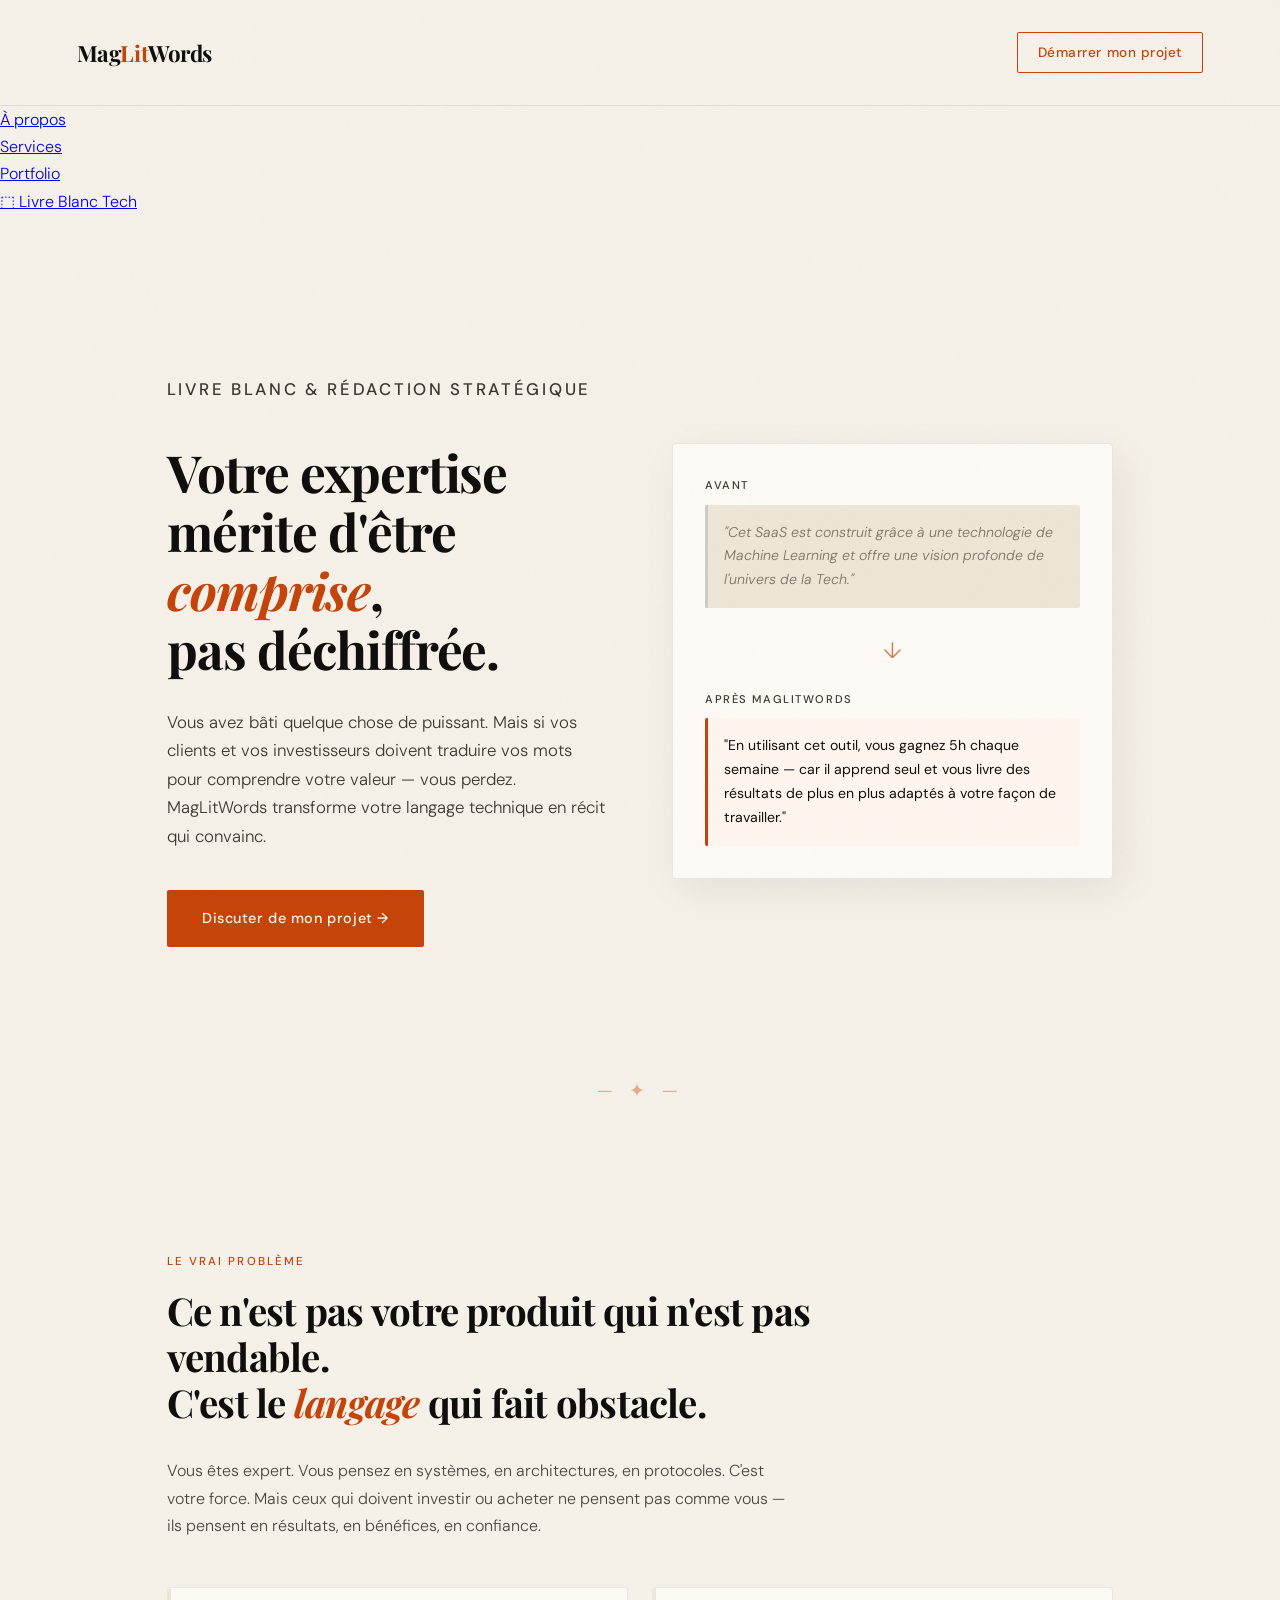
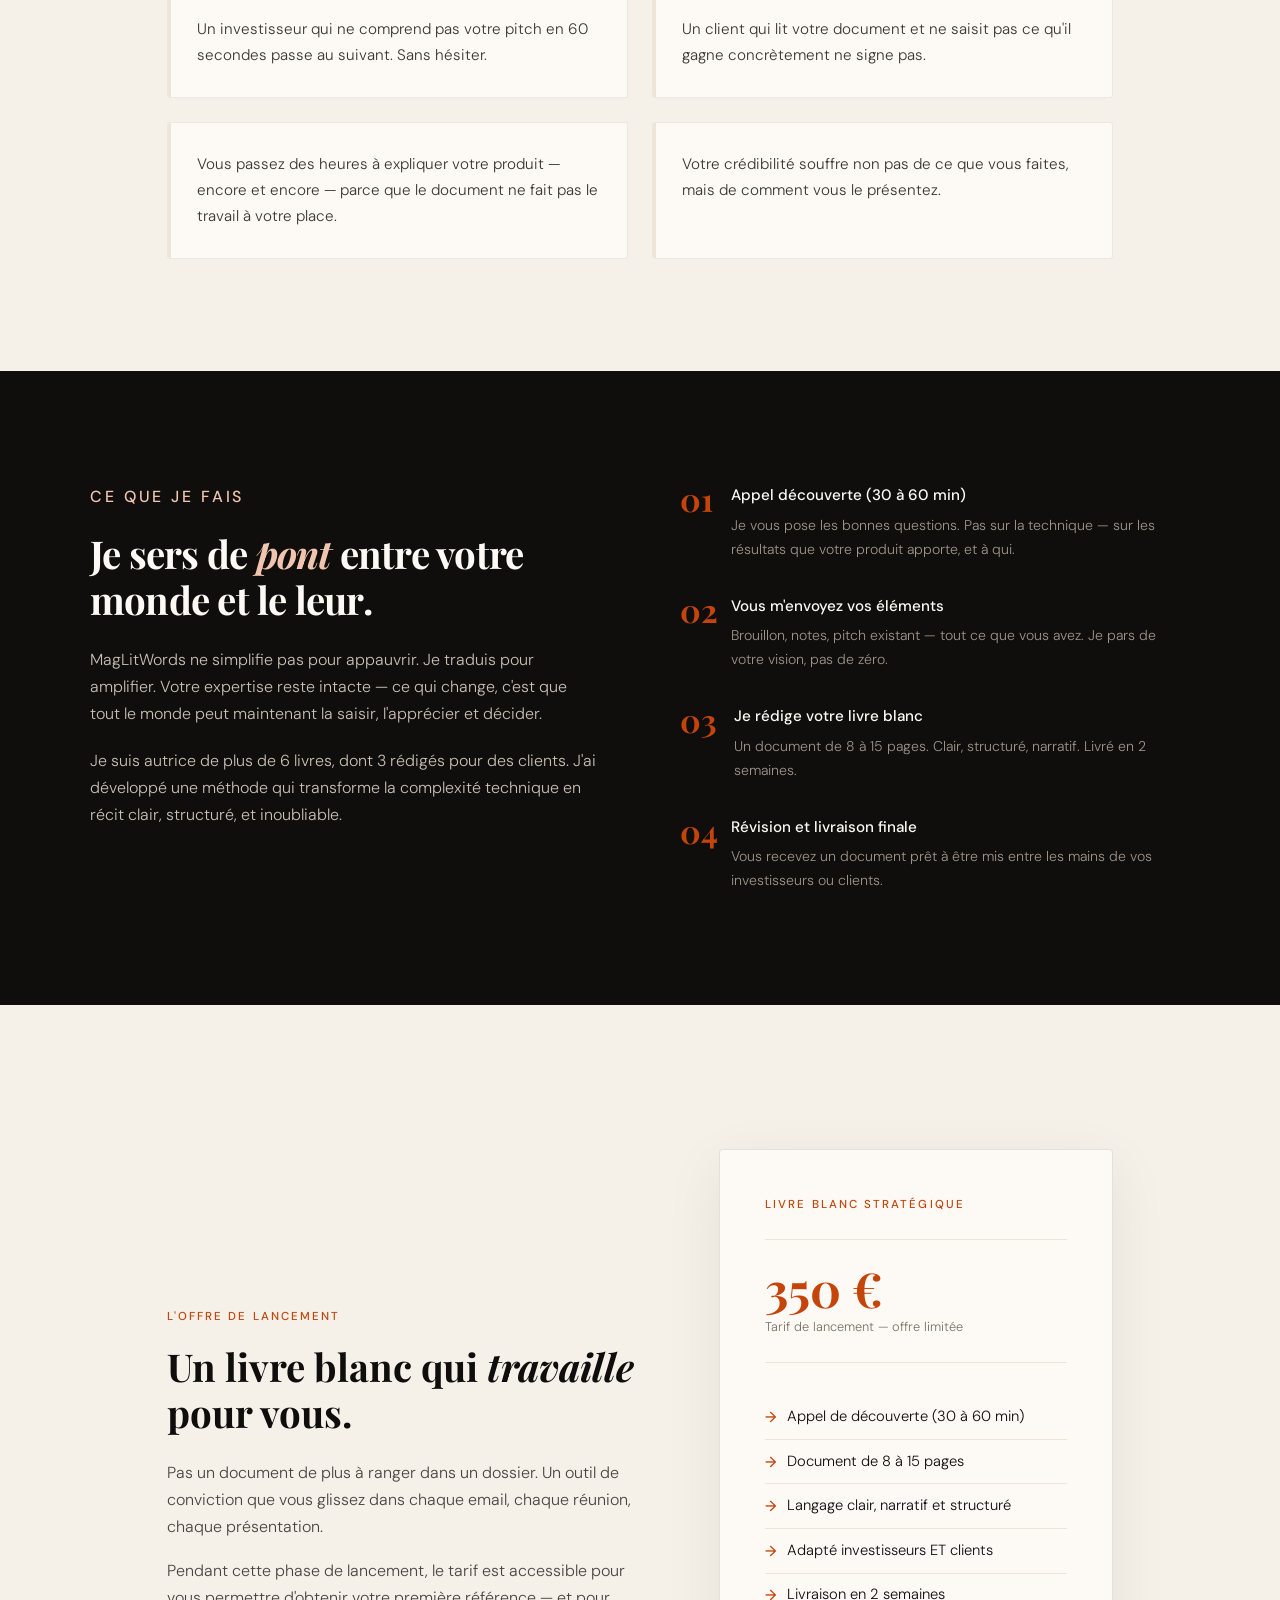
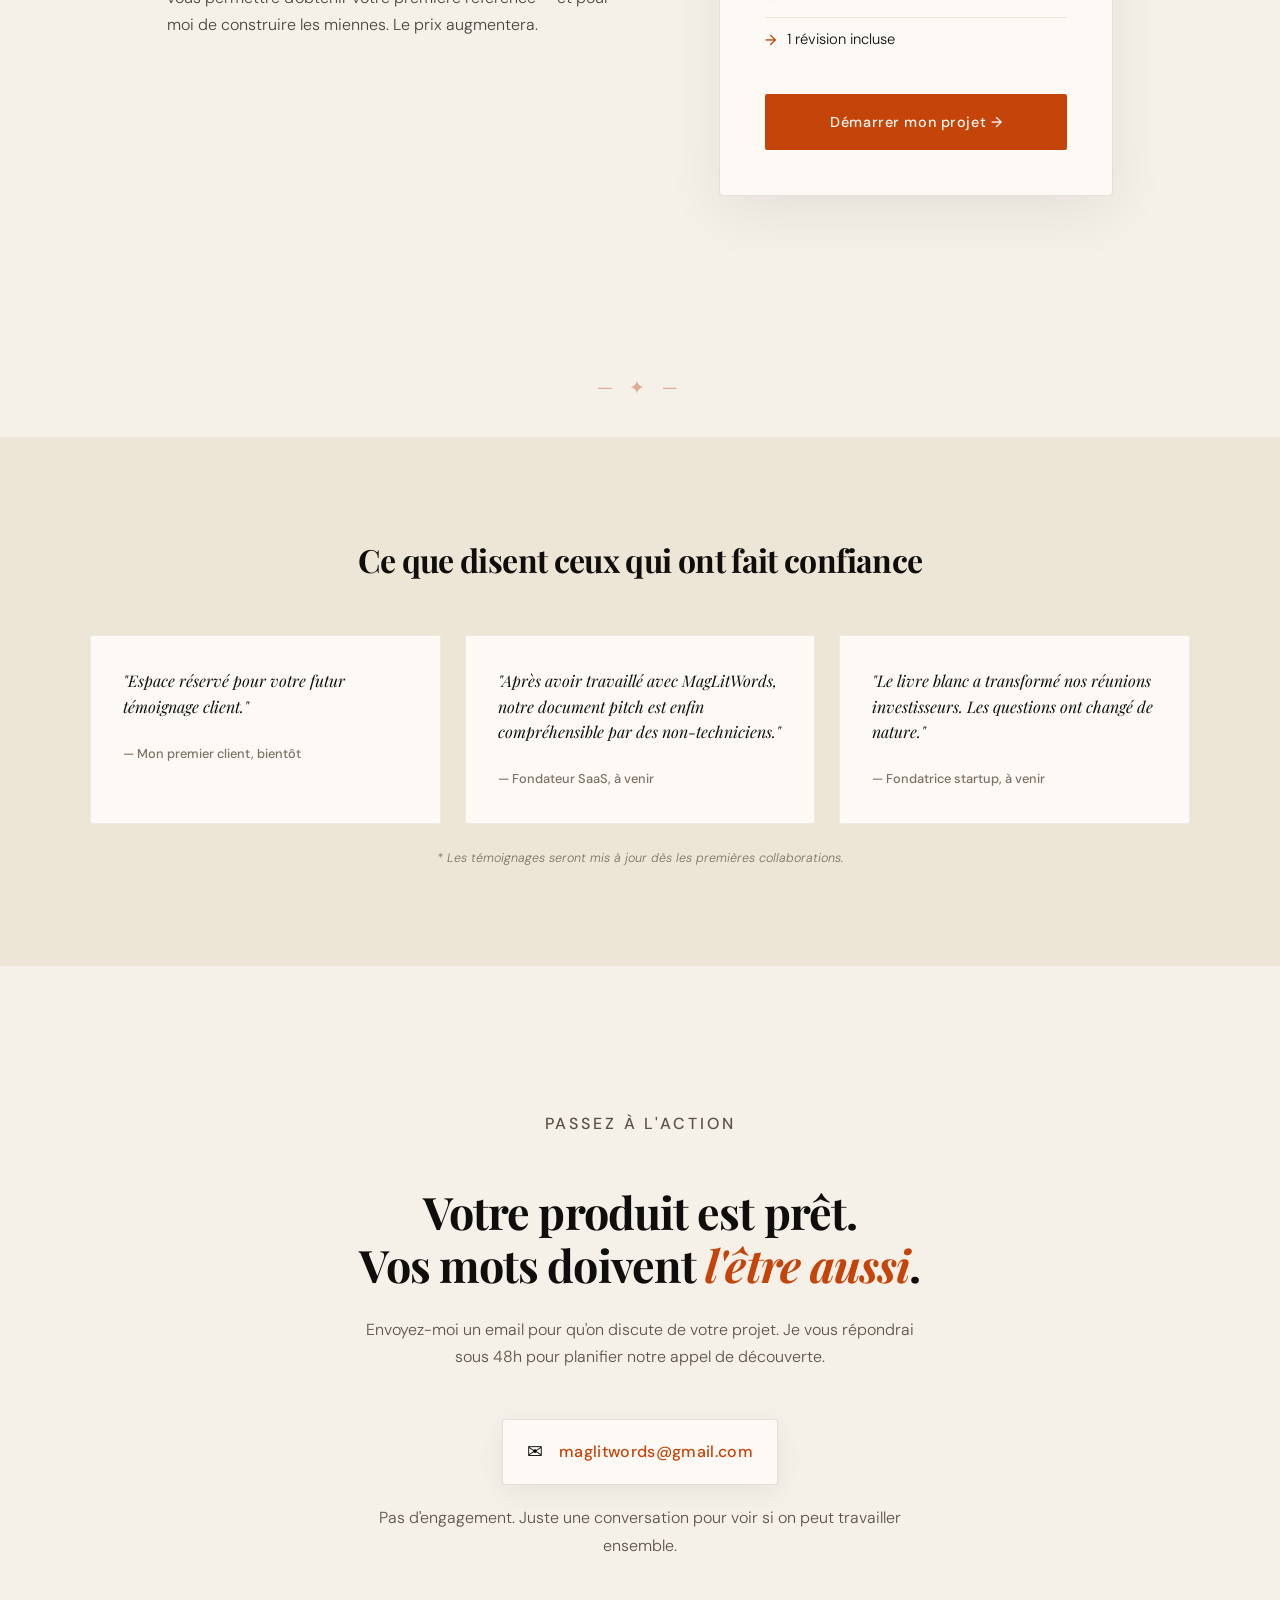
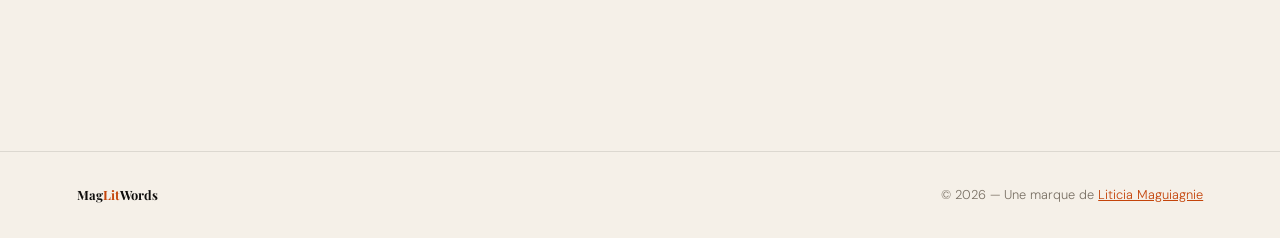
<file: mon.site/livre-blanc-tech/index.html>
<!DOCTYPE html>
<html lang="fr">
<head>
  <meta charset="UTF-8" />
  <meta name="viewport" content="width=device-width, initial-scale=1.0" />
  <title>MagLitWords — Livres blancs pour experts tech</title>
  <meta name="description" content="Transformez votre expertise technique en récit clair et convaincant. MagLitWords rédige votre livre blanc pour séduire investisseurs et clients. Contactez-moi pour discuter de votre projet." />
  <meta name="keywords" content="livre blanc, rédaction technique, rédaction stratégique, rédaction pour startups, rédaction pour SaaS, rédaction pour investisseurs, rédaction pour clients, rédaction de contenu tech, rédaction de contenu pour startups, rédaction de contenu pour SaaS, rédaction de contenu pour investisseurs, rédaction de contenu pour clients" />
  <meta property="og:title" content="MagLitWords — Livres blancs pour experts tech" />
  <meta property="og:description" content="Transformez votre expertise technique en récit clair et convaincant. MagLitWords rédige votre livre blanc pour séduire investisseurs et clients. Contactez-moi pour discuter de votre projet." />
    <meta property="og:image" content="https://fr.freepik.com/psd-gratuit/modele-flyer-realite-virtuelle_13959986.htm#fromView=keyword&page=1&position=3&uuid=be689ab7-f21e-47b8-b529-4e5f0ac0bb23&query=Couverture+livre+ia/images/og-image.jpg" />
  <link href="https://fonts.googleapis.com/css2?family=Playfair+Display:ital,wght@0,400;0,700;1,400&family=DM+Sans:wght@300;400;500&display=swap" rel="stylesheet" />
  <style>
    *, *::before, *::after { box-sizing: border-box; margin: 0; padding: 0; }

    :root {
      --ink: #0f0e0d;
      --paper: #f5f0e8;
      --cream: #ede6d6;
      --accent: #c4440a;
      --accent-soft: #f0c4ae;
      --muted: #7a7165;
      --white: #fdfaf5;
    }

    html { scroll-behavior: smooth; }

    body {
      background: var(--paper);
      color: var(--ink);
      font-family: 'DM Sans', sans-serif;
      font-weight: 300;
      line-height: 1.7;
      overflow-x: hidden;
    }

    /* NOISE TEXTURE OVERLAY */
    body::before {
      content: '';
      position: fixed;
      inset: 0;
      background-image: url("data:image/svg+xml,%3Csvg viewBox='0 0 256 256' xmlns='http://www.w3.org/2000/svg'%3E%3Cfilter id='noise'%3E%3CfeTurbulence type='fractalNoise' baseFrequency='0.9' numOctaves='4' stitchTiles='stitch'/%3E%3C/filter%3E%3Crect width='100%25' height='100%25' filter='url(%23noise)' opacity='0.04'/%3E%3C/svg%3E");
      pointer-events: none;
      z-index: 999;
      opacity: 0.4;
    }

    /* NAV */
    nav {
      display: flex;
      justify-content: space-between;
      align-items: center;
      padding: 2rem 6vw;
      border-bottom: 1px solid rgba(0,0,0,0.08);
      position: sticky;
      top: 0;
      background: rgba(245, 240, 232, 0.92);
      backdrop-filter: blur(8px);
      z-index: 100;
    }

    .logo {
      font-family: 'Playfair Display', serif;
      font-size: 1.4rem;
      font-weight: 700;
      letter-spacing: -0.02em;
      color: var(--ink);
      text-decoration: none;
    }

    .logo span { color: var(--accent); }

    nav a.cta-nav {
      font-size: 0.85rem;
      font-weight: 500;
      color: var(--accent);
      text-decoration: none;
      border: 1.5px solid var(--accent);
      padding: 0.5rem 1.2rem;
      border-radius: 2px;
      transition: all 0.2s;
      letter-spacing: 0.04em;
    }

    nav a.cta-nav:hover {
      background: var(--accent);
      color: var(--white);
    }

    /* HERO */
    .hero {
      padding: 8rem 6vw 6rem;
      max-width: 1100px;
      margin: 0 auto;
      display: grid;
      grid-template-columns: 1fr 1fr;
      gap: 4rem;
      align-items: center;
      opacity: 0;
      transform: translateY(24px);
      animation: fadeUp 0.9s ease forwards 0.1s;
    }

    @keyframes fadeUp {
      to { opacity: 1; transform: translateY(0); }
    }

    .hero-label {
      font-size: 0.75rem;
      font-weight: 500;
      letter-spacing: 0.16em;
      text-transform: uppercase;
      color: var(--accent);
      margin-bottom: 1.5rem;
    }

    .hero h1 {
      font-family: 'Playfair Display', serif;
      font-size: clamp(2.4rem, 4vw, 3.8rem);
      line-height: 1.15;
      font-weight: 700;
      letter-spacing: -0.02em;
      margin-bottom: 1.8rem;
    }

    .hero h1 em {
      font-style: italic;
      color: var(--accent);
    }

    .hero p {
      font-size: 1.05rem;
      color: #3a3730;
      margin-bottom: 2.5rem;
      max-width: 480px;
    }

    .btn-primary {
      display: inline-block;
      background: var(--accent);
      color: var(--white);
      padding: 1rem 2.2rem;
      font-family: 'DM Sans', sans-serif;
      font-size: 0.9rem;
      font-weight: 500;
      letter-spacing: 0.04em;
      text-decoration: none;
      border: none;
      cursor: pointer;
      transition: all 0.25s;
      border-radius: 2px;
    }

    .btn-primary:hover {
      background: #a8380a;
      transform: translateY(-2px);
      box-shadow: 0 8px 24px rgba(196, 68, 10, 0.25);
    }

    .hero-visual {
      position: relative;
    }

    .transform-card {
      background: var(--white);
      border: 1px solid rgba(0,0,0,0.08);
      border-radius: 4px;
      padding: 2rem;
      box-shadow: 8px 12px 40px rgba(0,0,0,0.07);
      opacity: 0;
      animation: fadeUp 0.9s ease forwards 0.4s;
    }

    .transform-card .label-before,
    .transform-card .label-after {
      font-size: 0.7rem;
      font-weight: 500;
      letter-spacing: 0.14em;
      text-transform: uppercase;
      margin-bottom: 0.6rem;
    }

    .label-before { color: var(--muted); }
    .label-after { color: var(--accent); }

    .text-before {
      font-size: 0.88rem;
      color: var(--muted);
      font-style: italic;
      padding: 1rem;
      background: var(--cream);
      border-radius: 2px;
      border-left: 3px solid #ccc;
      margin-bottom: 1.5rem;
    }

    .arrow-divider {
      text-align: center;
      font-size: 1.4rem;
      color: var(--accent);
      margin-bottom: 1.2rem;
      opacity: 0.7;
    }

    .text-after {
      font-size: 0.88rem;
      color: var(--ink);
      padding: 1rem;
      background: #fef5ef;
      border-radius: 2px;
      border-left: 3px solid var(--accent);
      font-weight: 400;
    }

    /* PROBLEM SECTION */
    .section {
      padding: 7rem 6vw;
      max-width: 1100px;
      margin: 0 auto;
    }

    .section-tag {
      font-size: 0.72rem;
      font-weight: 500;
      letter-spacing: 0.18em;
      text-transform: uppercase;
      color: var(--accent);
      margin-bottom: 1rem;
    }

    .section h2 {
      font-family: 'Playfair Display', serif;
      font-size: clamp(1.9rem, 3vw, 2.8rem);
      line-height: 1.2;
      font-weight: 700;
      letter-spacing: -0.02em;
      margin-bottom: 2rem;
      max-width: 680px;
    }

    .section h2 em { font-style: italic; color: var(--accent); }

    /* PROBLEM LIST */
    .problem-grid {
      display: grid;
      grid-template-columns: 1fr 1fr;
      gap: 1.5rem;
      margin-top: 3rem;
    }

    .problem-item {
      padding: 1.8rem;
      background: var(--white);
      border: 1px solid rgba(0,0,0,0.07);
      border-radius: 3px;
      position: relative;
      overflow: hidden;
    }

    .problem-item::before {
      content: '';
      position: absolute;
      top: 0; left: 0;
      width: 3px; height: 100%;
      background: var(--cream);
      transition: background 0.3s;
    }

    .problem-item:hover::before { background: var(--accent); }

    .problem-item p {
      font-size: 0.95rem;
      color: #3a3730;
    }

    /* SOLUTION */
    .solution-wrap {
      background: var(--ink);
      color: var(--paper);
      padding: 7rem 6vw;
    }

    .solution-inner {
      max-width: 1100px;
      margin: 0 auto;
      display: grid;
      grid-template-columns: 1fr 1fr;
      gap: 5rem;
      align-items: start;
    }

    .solution-inner .section-tag { color: var(--accent-soft); }

    .solution-inner h2 {
      font-family: 'Playfair Display', serif;
      font-size: clamp(1.9rem, 3vw, 2.8rem);
      line-height: 1.2;
      font-weight: 700;
      letter-spacing: -0.02em;
      margin-bottom: 1.5rem;
      color: var(--white);
    }

    .solution-inner h2 em { font-style: italic; color: var(--accent-soft); }

    .solution-inner p {
      color: #c8c0b4;
      font-size: 1rem;
      margin-bottom: 1.2rem;
    }

    .steps {
      display: flex;
      flex-direction: column;
      gap: 2rem;
    }

    .step {
      display: flex;
      gap: 1.2rem;
      align-items: flex-start;
    }

    .step-num {
      font-family: 'Playfair Display', serif;
      font-size: 2rem;
      font-weight: 700;
      color: var(--accent);
      line-height: 1;
      min-width: 2rem;
    }

    .step-content h4 {
      font-weight: 500;
      font-size: 0.95rem;
      color: var(--white);
      margin-bottom: 0.3rem;
    }

    .step-content p {
      font-size: 0.88rem;
      color: #9e9488;
      margin: 0;
    }

    /* OFFER */
    .offer-wrap {
      padding: 7rem 6vw;
      max-width: 1100px;
      margin: 0 auto;
      display: grid;
      grid-template-columns: 1.2fr 1fr;
      gap: 5rem;
      align-items: center;
    }

    .offer-card {
      background: var(--white);
      border: 1.5px solid rgba(0,0,0,0.1);
      border-radius: 4px;
      padding: 2.8rem;
      box-shadow: 0 16px 60px rgba(0,0,0,0.07);
    }

    .offer-card .price-wrap {
      margin: 1.5rem 0 2rem;
      border-top: 1px solid var(--cream);
      border-bottom: 1px solid var(--cream);
      padding: 1.5rem 0;
    }

    .offer-card .price {
      font-family: 'Playfair Display', serif;
      font-size: 3rem;
      font-weight: 700;
      color: var(--accent);
      line-height: 1;
    }

    .offer-card .price-note {
      font-size: 0.8rem;
      color: var(--muted);
      margin-top: 0.3rem;
    }

    .offer-list {
      list-style: none;
      margin-bottom: 2rem;
    }

    .offer-list li {
      font-size: 0.92rem;
      padding: 0.55rem 0;
      border-bottom: 1px solid var(--cream);
      display: flex;
      gap: 0.7rem;
      align-items: flex-start;
    }

    .offer-list li:last-child { border-bottom: none; }

    .offer-list li::before {
      content: '→';
      color: var(--accent);
      font-weight: 500;
      flex-shrink: 0;
      margin-top: 1px;
    }

    /* SOCIAL PROOF */
    .proof-wrap {
      background: var(--cream);
      padding: 6rem 6vw;
    }

    .proof-inner {
      max-width: 1100px;
      margin: 0 auto;
    }

    .proof-inner h2 {
      font-family: 'Playfair Display', serif;
      font-size: clamp(1.6rem, 2.5vw, 2.2rem);
      font-weight: 700;
      letter-spacing: -0.02em;
      margin-bottom: 3rem;
      text-align: center;
    }

    .proof-grid {
      display: grid;
      grid-template-columns: repeat(3, 1fr);
      gap: 1.5rem;
    }

    .proof-card {
      background: var(--white);
      padding: 2rem;
      border-radius: 3px;
      border: 1px solid rgba(0,0,0,0.06);
    }

    .proof-card blockquote {
      font-family: 'Playfair Display', serif;
      font-style: italic;
      font-size: 1rem;
      color: var(--ink);
      margin-bottom: 1.2rem;
      line-height: 1.6;
    }

    .proof-card cite {
      font-size: 0.8rem;
      color: var(--muted);
      font-style: normal;
      font-weight: 500;
    }

    .proof-placeholder {
      font-size: 0.78rem;
      color: var(--muted);
      font-style: italic;
      text-align: center;
      margin-top: 1.5rem;
    }

    /* CTA FINALE */
    .final-cta {
      padding: 9rem 6vw;
      max-width: 800px;
      margin: 0 auto;
      text-align: center;
    }

    .final-cta h2 {
      font-family: 'Playfair Display', serif;
      font-size: clamp(2rem, 3.5vw, 3rem);
      font-weight: 700;
      letter-spacing: -0.02em;
      margin-bottom: 1.5rem;
      line-height: 1.2;
    }

    .final-cta h2 em { font-style: italic; color: var(--accent); }

    .final-cta p {
      font-size: 1rem;
      color: #5a5448;
      margin-bottom: 3rem;
      max-width: 560px;
      margin-left: auto;
      margin-right: auto;
    }

    .email-block {
      display: inline-flex;
      align-items: center;
      gap: 1rem;
      background: var(--white);
      border: 1.5px solid rgba(0,0,0,0.1);
      padding: 1rem 1.5rem;
      border-radius: 3px;
      box-shadow: 0 8px 30px rgba(0,0,0,0.06);
    }

    .email-icon {
      font-size: 1.2rem;
    }

    .email-block a {
      font-size: 1rem;
      font-weight: 500;
      color: var(--accent);
      text-decoration: none;
      letter-spacing: 0.02em;
    }

    .email-block a:hover { text-decoration: underline; }

    .cta-note {
      margin-top: 1.2rem;
      font-size: 0.8rem;
      color: var(--muted);
    }

    /* FOOTER */
    footer {
      border-top: 1px solid rgba(0,0,0,0.1);
      padding: 2rem 6vw;
      display: flex;
      justify-content: space-between;
      align-items: center;
      font-size: 0.8rem;
      color: var(--muted);
    }

    .footer-logo {
      font-family: 'Playfair Display', serif;
      font-weight: 700;
      color: var(--ink);
    }

    .footer-logo span { color: var(--accent); }

    /* DIVIDER */
    .ornamental-divider {
      text-align: center;
      padding: 2rem 0;
      color: var(--accent);
      font-size: 1.2rem;
      opacity: 0.4;
      letter-spacing: 0.3em;
    }

    /* RESPONSIVE */
    @media (max-width: 768px) {
      .hero, .solution-inner, .offer-wrap {
        grid-template-columns: 1fr;
        gap: 3rem;
      }
      .problem-grid, .proof-grid {
        grid-template-columns: 1fr;
      }
      nav { padding: 1.2rem 4vw; }
    }

    /* SCROLL REVEAL */
    .reveal {
      opacity: 0;
      transform: translateY(20px);
      transition: opacity 0.7s ease, transform 0.7s ease;
    }
    .reveal.visible {
      opacity: 1;
      transform: translateY(0);
    }
  </style>
</head>
<body>

  <!-- NAV -->
  <nav>
    <a href="#" class="logo">Mag<span>Lit</span>Words</a>
    <a href="mailto:maglitwords@gmail.com" class="cta-nav">Démarrer mon projet</a>
    </nav>
    <div>
        <a href="/about.html">À propos</a><br>
        <a href="/services.html">Services</a><br>
        <a href="/portfolio.html">Portfolio</a><br>
        <a href="/livre-blanc-tech/" class="cta-nav">⬚ Livre Blanc Tech</a>
    </div>
  </nav>

  <!-- HERO -->
  <section style="background: var(--paper); padding-top: 2rem;">
    <div class="hero">
      <div>
        <p class="hero-label">Livre blanc & rédaction stratégique</p>
        <h1>Votre expertise mérite d'être <em>comprise</em>,<br>pas déchiffrée.</h1>
        <p>Vous avez bâti quelque chose de puissant. Mais si vos clients et vos investisseurs doivent traduire vos mots pour comprendre votre valeur — vous perdez. MagLitWords transforme votre langage technique en récit qui convainc.</p>
        <a href="mailto:maglitwords@gmail.com" class="btn-primary">Discuter de mon projet →</a>
      </div>
      <div class="hero-visual">
        <div class="transform-card">
          <p class="label-before">Avant</p>
          <div class="text-before">
            "Cet SaaS est construit grâce à une technologie de Machine Learning et offre une vision profonde de l'univers de la Tech."
          </div>
          <div class="arrow-divider">↓</div>
          <p class="label-after">Après MagLitWords</p>
          <div class="text-after">
            "En utilisant cet outil, vous gagnez 5h chaque semaine — car il apprend seul et vous livre des résultats de plus en plus adaptés à votre façon de travailler."
          </div>
        </div>
      </div>
    </div>
  </section>

  <div class="ornamental-divider">— ✦ —</div>

  <!-- PROBLÈME -->
  <section class="section reveal">
    <p class="section-tag">Le vrai problème</p>
    <h2>Ce n'est pas votre produit qui n'est pas vendable.<br>C'est le <em>langage</em> qui fait obstacle.</h2>
    <p style="max-width:620px; color:#4a4540; margin-bottom: 1rem;">
      Vous êtes expert. Vous pensez en systèmes, en architectures, en protocoles. C'est votre force. Mais ceux qui doivent investir ou acheter ne pensent pas comme vous — ils pensent en résultats, en bénéfices, en confiance.
    </p>
    <div class="problem-grid">
      <div class="problem-item">
        <p>Un investisseur qui ne comprend pas votre pitch en 60 secondes passe au suivant. Sans hésiter.</p>
      </div>
      <div class="problem-item">
        <p>Un client qui lit votre document et ne saisit pas ce qu'il gagne concrètement ne signe pas.</p>
      </div>
      <div class="problem-item">
        <p>Vous passez des heures à expliquer votre produit — encore et encore — parce que le document ne fait pas le travail à votre place.</p>
      </div>
      <div class="problem-item">
        <p>Votre crédibilité souffre non pas de ce que vous faites, mais de comment vous le présentez.</p>
      </div>
    </div>
  </section>

  <!-- SOLUTION -->
  <div class="solution-wrap">
    <div class="solution-inner reveal">
      <div>
        <p class="section-tag">Ce que je fais</p>
        <h2>Je sers de <em>pont</em> entre votre monde et le leur.</h2>
        <p>MagLitWords ne simplifie pas pour appauvrir. Je traduis pour amplifier. Votre expertise reste intacte — ce qui change, c'est que tout le monde peut maintenant la saisir, l'apprécier et décider.</p>
        <p>Je suis autrice de plus de 6 livres, dont 3 rédigés pour des clients. J'ai développé une méthode qui transforme la complexité technique en récit clair, structuré, et inoubliable.</p>
      </div>
      <div class="steps">
        <div class="step">
          <div class="step-num">01</div>
          <div class="step-content">
            <h4>Appel découverte (30 à 60 min)</h4>
            <p>Je vous pose les bonnes questions. Pas sur la technique — sur les résultats que votre produit apporte, et à qui.</p>
          </div>
        </div>
        <div class="step">
          <div class="step-num">02</div>
          <div class="step-content">
            <h4>Vous m'envoyez vos éléments</h4>
            <p>Brouillon, notes, pitch existant — tout ce que vous avez. Je pars de votre vision, pas de zéro.</p>
          </div>
        </div>
        <div class="step">
          <div class="step-num">03</div>
          <div class="step-content">
            <h4>Je rédige votre livre blanc</h4>
            <p>Un document de 8 à 15 pages. Clair, structuré, narratif. Livré en 2 semaines.</p>
          </div>
        </div>
        <div class="step">
          <div class="step-num">04</div>
          <div class="step-content">
            <h4>Révision et livraison finale</h4>
            <p>Vous recevez un document prêt à être mis entre les mains de vos investisseurs ou clients.</p>
          </div>
        </div>
      </div>
    </div>
  </div>

  <!-- OFFRE -->
  <section style="padding: 2rem 0;">
    <div class="offer-wrap reveal">
      <div>
        <p class="section-tag">L'offre de lancement</p>
        <h2 style="font-family:'Playfair Display',serif; font-size:clamp(1.9rem,3vw,2.8rem); line-height:1.2; margin-bottom:1.5rem;">Un livre blanc qui <em>travaille</em> pour vous.</h2>
        <p style="color:#4a4540; margin-bottom:1rem;">
          Pas un document de plus à ranger dans un dossier. Un outil de conviction que vous glissez dans chaque email, chaque réunion, chaque présentation.
        </p>
        <p style="color:#4a4540;">
          Pendant cette phase de lancement, le tarif est accessible pour vous permettre d'obtenir votre première référence — et pour moi de construire les miennes. Le prix augmentera.
        </p>
      </div>
      <div class="offer-card">
        <p class="section-tag">Livre blanc stratégique</p>
        <div class="price-wrap">
          <div class="price">350 €</div>
          <div class="price-note">Tarif de lancement — offre limitée</div>
        </div>
        <ul class="offer-list">
          <li>Appel de découverte (30 à 60 min)</li>
          <li>Document de 8 à 15 pages</li>
          <li>Langage clair, narratif et structuré</li>
          <li>Adapté investisseurs ET clients</li>
          <li>Livraison en 2 semaines</li>
          <li>1 révision incluse</li>
        </ul>
        <a href="mailto:maglitwords@gmail.com" class="btn-primary" style="width:100%; text-align:center; display:block;">
          Démarrer mon projet →
        </a>
      </div>
    </div>
  </section>

  <div class="ornamental-divider">— ✦ —</div>

  <!-- PREUVE SOCIALE -->
  <div class="proof-wrap">
    <div class="proof-inner reveal">
      <h2>Ce que disent ceux qui ont fait confiance</h2>
      <div class="proof-grid">
        <div class="proof-card">
          <blockquote>"Espace réservé pour votre futur témoignage client."</blockquote>
          <cite>— Mon premier client, bientôt</cite>
        </div>
        <div class="proof-card">
          <blockquote>"Après avoir travaillé avec MagLitWords, notre document pitch est enfin compréhensible par des non-techniciens."</blockquote>
          <cite>— Fondateur SaaS, à venir</cite>
        </div>
        <div class="proof-card">
          <blockquote>"Le livre blanc a transformé nos réunions investisseurs. Les questions ont changé de nature."</blockquote>
          <cite>— Fondatrice startup, à venir</cite>
        </div>
      </div>
      <p class="proof-placeholder">* Les témoignages seront mis à jour dès les premières collaborations.</p>
    </div>
  </div>

  <!-- CTA FINALE -->
  <section class="final-cta reveal">
    <p class="section-tag" style="text-align:center;">Passez à l'action</p>
    <h2>Votre produit est prêt.<br>Vos mots doivent <em>l'être aussi</em>.</h2>
    <p>Envoyez-moi un email pour qu'on discute de votre projet. Je vous répondrai sous 48h pour planifier notre appel de découverte.</p>
    <div class="email-block">
      <span class="email-icon">✉</span>
      <a href="mailto:maglitwords@gmail.com">maglitwords@gmail.com</a>
    </div>
    <p class="cta-note">Pas d'engagement. Juste une conversation pour voir si on peut travailler ensemble.</p>
  </section>

  <!-- FOOTER -->
<footer>
    <span class="footer-logo">Mag<span>Lit</span>Words</span>
    <span>© 2026 — Une marque de <a href="/liticia-portfolio/" style="color: var(--accent);">Liticia Maguiagnie</a></span>
</footer>

  <script>
    // Scroll reveal
    const reveals = document.querySelectorAll('.reveal');
    const observer = new IntersectionObserver((entries) => {
      entries.forEach(e => {
        if (e.isIntersecting) {
          e.target.classList.add('visible');
          observer.unobserve(e.target);
        }
      });
    }, { threshold: 0.12 });
    reveals.forEach(r => observer.observe(r));
  </script>
</body>
</html>
</file>
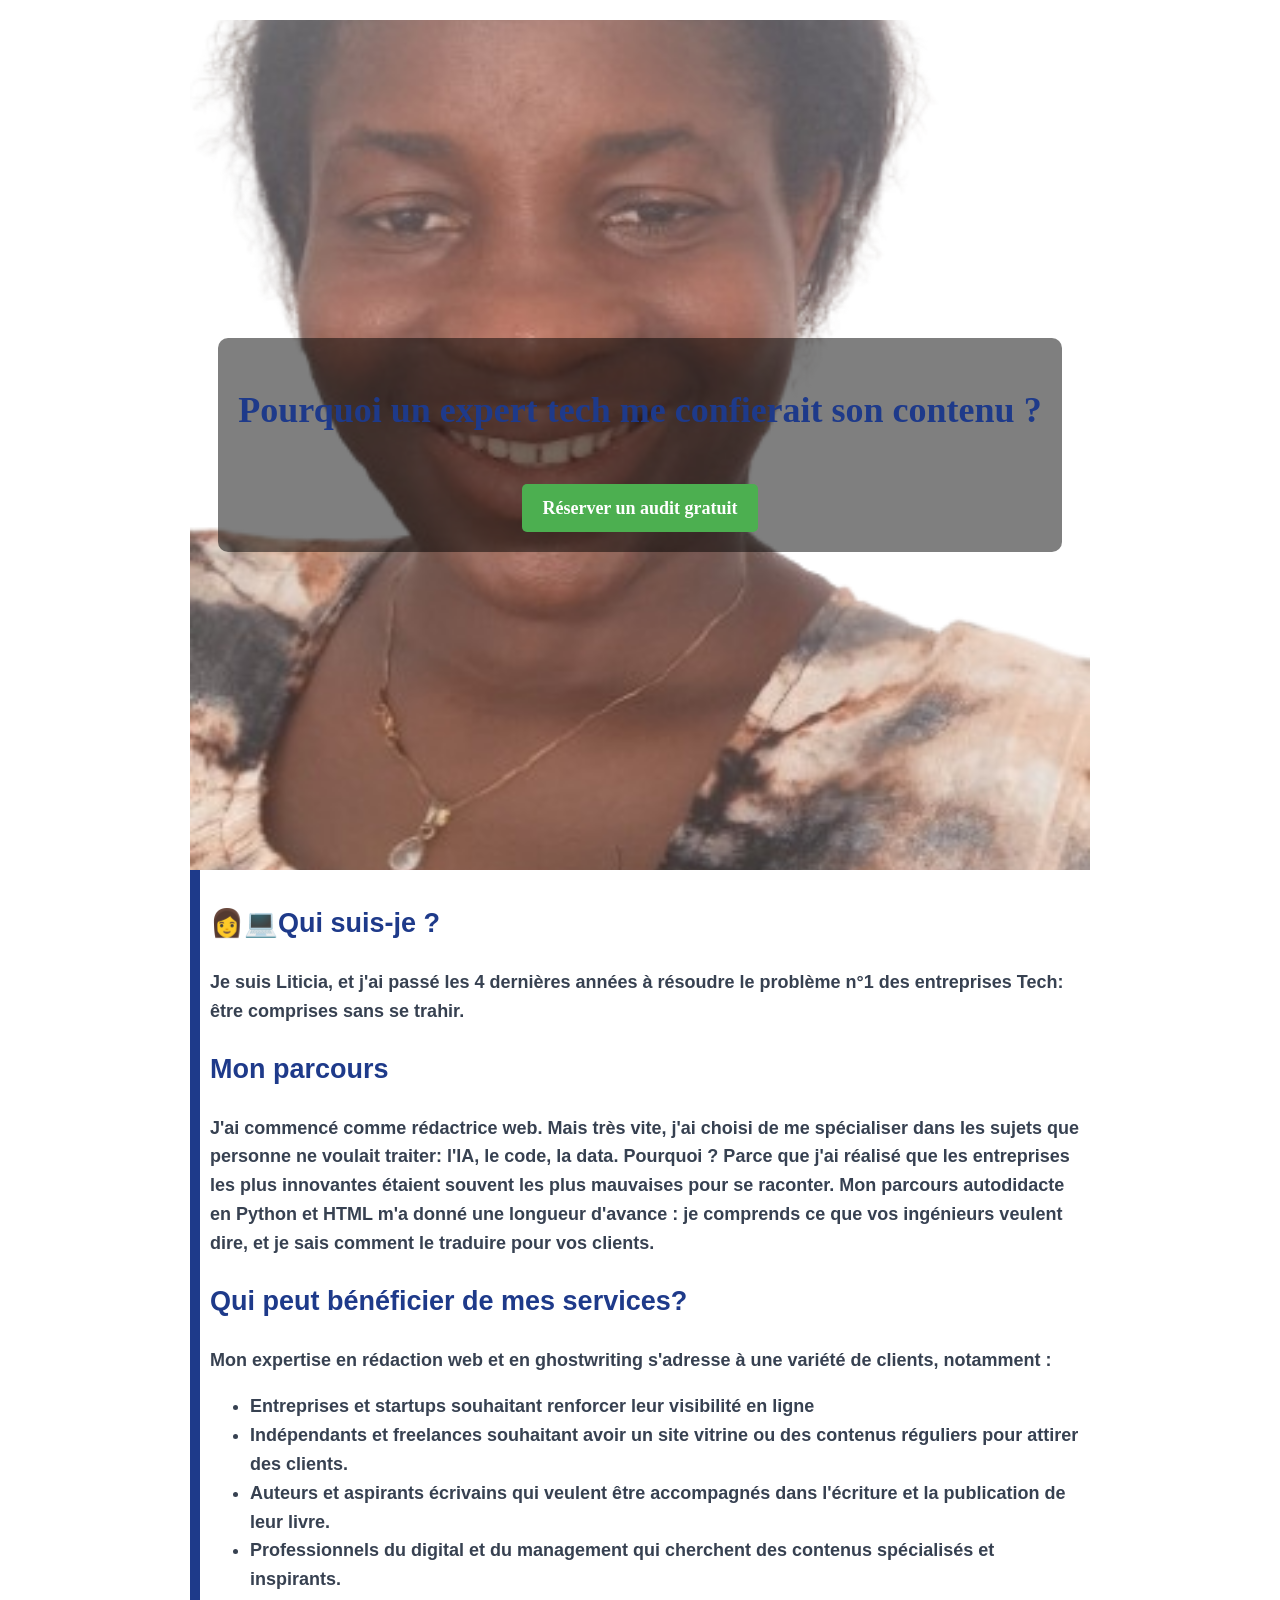
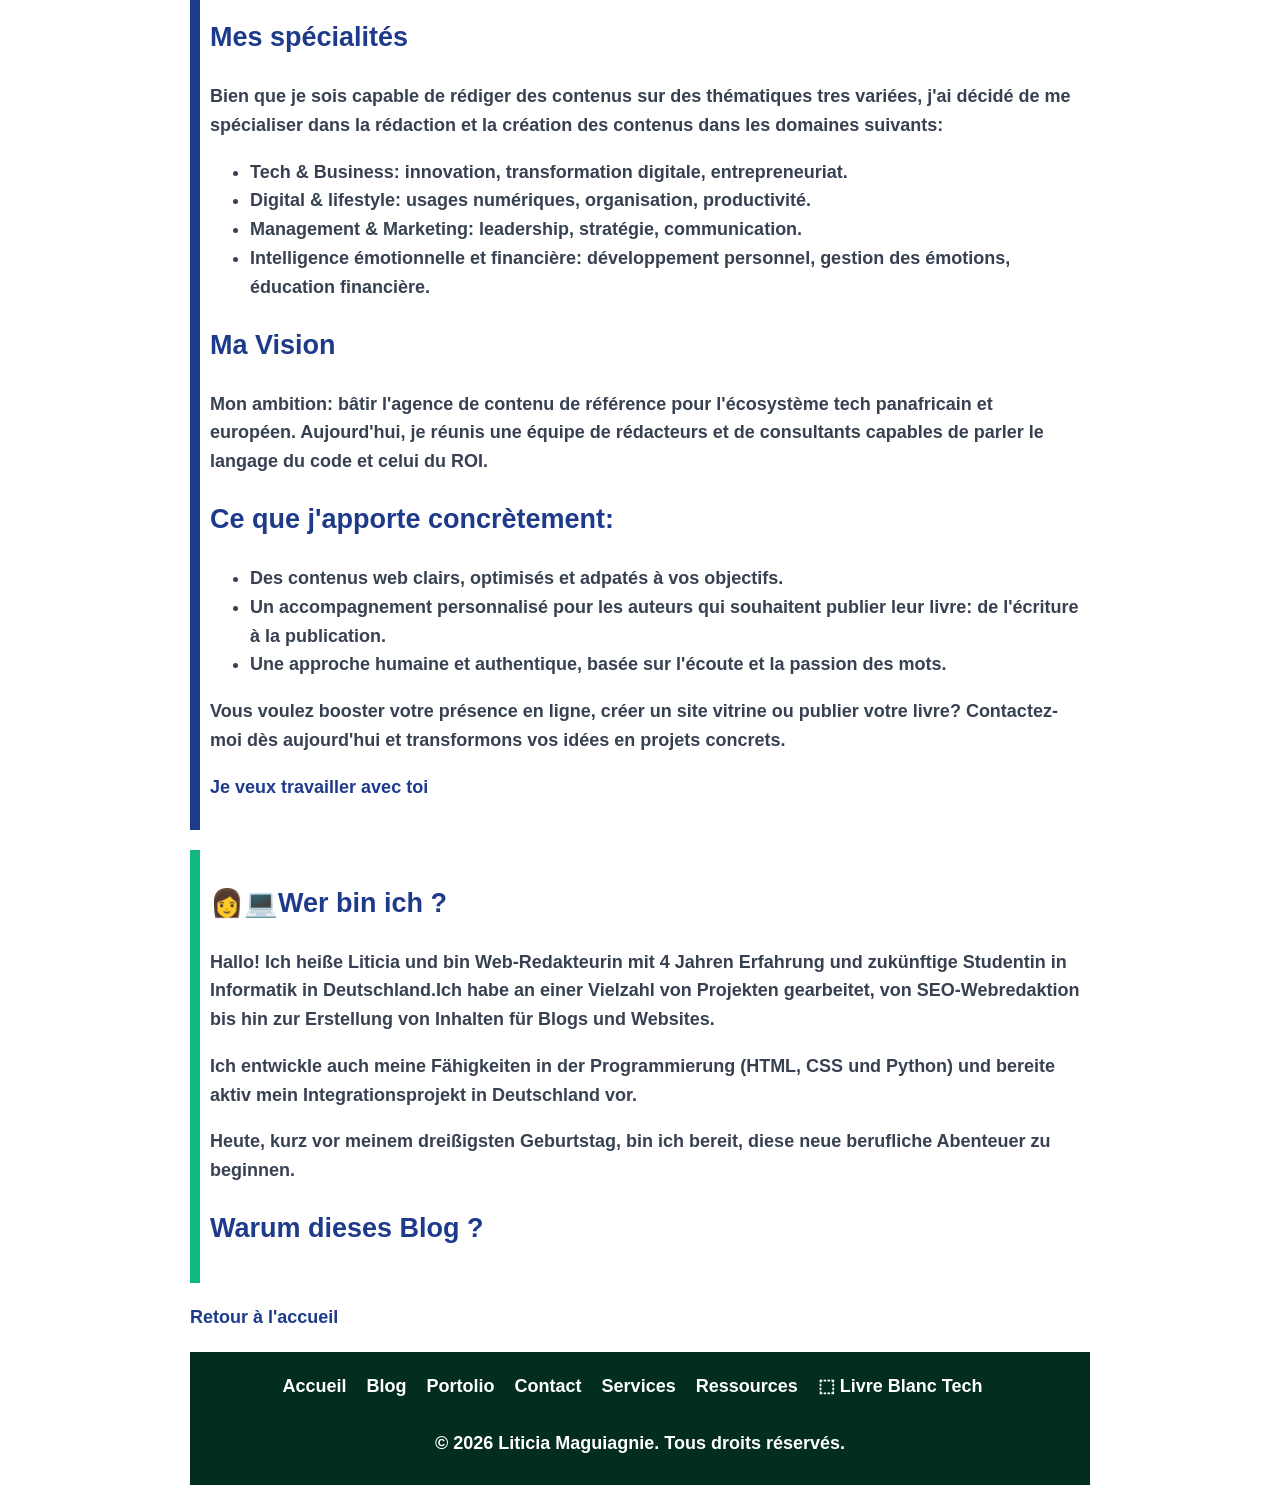
<file: about.html>
<!DOCTYPE html>
<html lang="fr">
<head>
    <meta charset="UTF-8">
    <meta name="viewport" content="width=device-width, initial-scale=1.0">
    <title>À Propos</title> 
    <meta name="description" content="Découvrez qui je suis, mon parcours et les raisons qui m'ont poussé à créer ce blog pour partager mon expérience d'apprentissage de l'allemand et mes compétences en rédaction web.">
    <link rel="stylesheet" href="style/style.css">
</head>
<body>
    <header class="hero">
        <div class="overlay">
            <h1>Pourquoi un expert tech me confierait son contenu ?</h1>
            <a href="wa.me/22232097727" class="cta-button" target="_blank">Réserver un audit gratuit</a>
        </div>
    </header>
    <div class="section-fr">
    <h2>👩💻Qui suis-je ?</h2>
    <p>Je suis <b>Liticia</b>, et j'ai passé les 4 dernières années à résoudre le problème n°1 des entreprises Tech: être comprises sans se trahir.</p>
    <h2>Mon parcours</h2>
    <p>J'ai commencé comme rédactrice web. Mais très vite, j'ai choisi de me spécialiser dans les sujets que personne ne voulait traiter: l'IA, le code, la data. 
        Pourquoi ? Parce que j'ai réalisé que les entreprises les plus innovantes étaient souvent les plus mauvaises pour se raconter. Mon parcours autodidacte en Python et HTML m'a donné une longueur d'avance : je comprends ce que vos ingénieurs veulent dire, et je sais comment le traduire pour vos clients.</p>
    <h2>Qui peut bénéficier de mes services?</h2>
    <p>Mon expertise en rédaction web et en ghostwriting s'adresse à une variété de clients, notamment :</p>
    <ul>
        <li>Entreprises et startups souhaitant renforcer leur visibilité en ligne</li>
        <li>Indépendants et freelances souhaitant avoir un site vitrine ou des contenus réguliers pour attirer des clients.</li>
        <li>Auteurs et aspirants écrivains qui veulent être accompagnés dans l'écriture et la publication de leur livre.</li>
        <li>Professionnels du digital et du management qui cherchent des contenus spécialisés et inspirants.</li>
    </ul>
    <h2>Mes spécialités</h2>
    <p>Bien que je sois capable de rédiger des contenus sur des thématiques tres variées, j'ai décidé de me spécialiser dans la rédaction et la création des contenus dans les domaines suivants:</p>
    <ul>
        <li>Tech & Business: innovation, transformation digitale, entrepreneuriat.</li>
        <li>Digital & lifestyle: usages numériques, organisation, productivité.</li>
        <li>Management & Marketing: leadership, stratégie, communication.</li>
        <li>Intelligence émotionnelle et financière: développement personnel, gestion des émotions, éducation financière.</li>
    </ul>
    <h2>Ma Vision</h2>
    <p><b>Mon ambition: bâtir l'agence de contenu de référence pour l'écosystème tech panafricain et européen. Aujourd'hui, je réunis une équipe de rédacteurs et de consultants capables de parler le langage du code et celui du ROI.</b></p>
    <h2>Ce que j'apporte concrètement:</h2>
    <ul>
        <li>Des contenus web clairs, optimisés et adpatés à vos objectifs.</li>
        <li>Un accompagnement personnalisé pour les auteurs qui souhaitent publier leur livre: de l'écriture à la publication.</li>
        <li>Une approche humaine et authentique, basée sur l'écoute et la passion des mots.</li>
    </ul>
    
    <p>Vous voulez booster votre présence en ligne, créer un site vitrine ou publier votre livre? Contactez-moi dès aujourd'hui et transformons vos idées en projets concrets.</p>
    <p><a href="contact.html">Je veux travailler avec toi</a></p>
    </div>
    <div class="section-de">
    <h2>👩💻Wer bin ich ?</h2>
    <p>Hallo! Ich heiße Liticia und bin Web-Redakteurin mit 4 Jahren Erfahrung und zukünftige Studentin in Informatik in Deutschland.</ 
    <p>Ich habe an einer Vielzahl von Projekten gearbeitet, von SEO-Webredaktion bis hin zur Erstellung von Inhalten für Blogs und Websites.<br>
    <p>Ich entwickle auch meine Fähigkeiten in der Programmierung (HTML, CSS und Python) und bereite aktiv mein Integrationsprojekt in Deutschland vor.</p>
    <p>Heute, kurz vor meinem dreißigsten Geburtstag, bin ich bereit, diese neue berufliche Abenteuer zu beginnen.</p>
    <h2>Warum dieses Blog ?</h2>
    </div>
    <a href="index.html">Retour à l'accueil</a>
    <footer>
        <nav>
            <a href="index.html">Accueil</a>
            <a href="blog.html">Blog</a>
            <a href="portfolio.html">Portolio</a>
            <a href="contact.html">Contact</a>
            <a href="services.html">Services</a>
            <a href="ressources.html">Ressources</a>
            <a href="livre-blanc-tech/index.html" class="cta-nav">⬚ Livre Blanc Tech</a>
        </nav>
        <p>&copy; 2026 Liticia Maguiagnie. Tous droits réservés.</p>
    </footer>
</body>
</html>
</file>
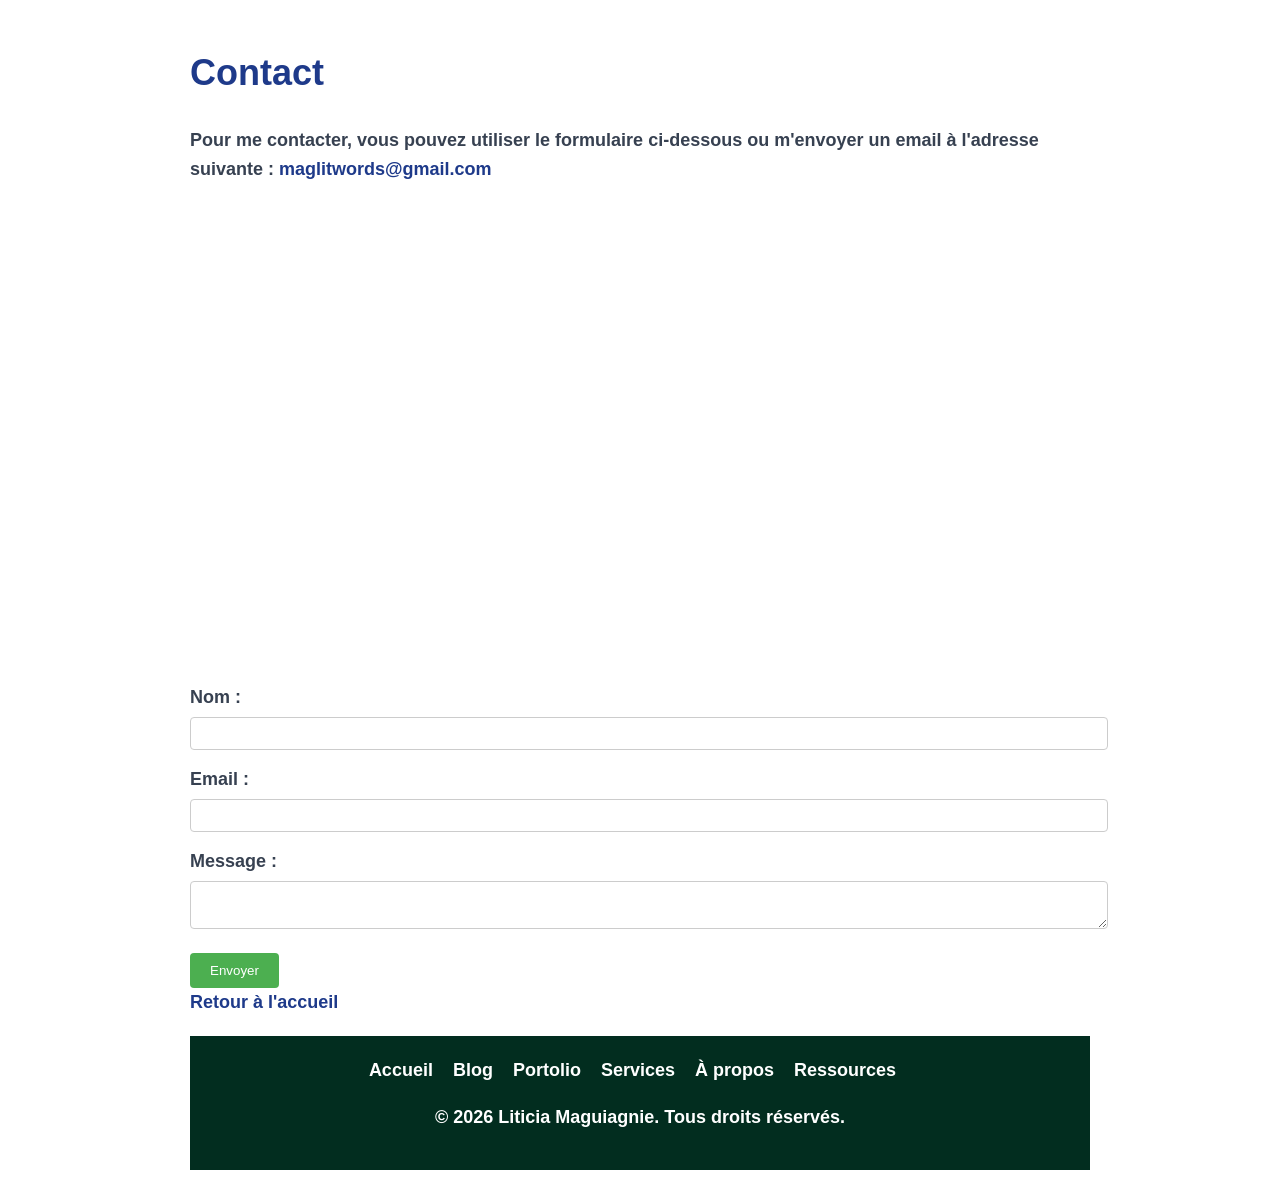
<file: contact.html>
<!DOCTYPE html>
<html lang="fr">
<head>
    <meta charset="UTF-8">
    <meta name="viewport" content="width=device-width, initial-scale=1.0">
    <title>Contact</title>
    <meta name="description" content="Vous souhaitez me contacter pour discuter d'un projet, poser une question ou simplement échanger ? Utilisez le formulaire de contact ou envoyez-moi un email à maglitwords@gmail.com">
    <link rel="stylesheet" href="style/style.css">
</head>
<body>
    <h1>Contact</h1>
    <p>Pour me contacter, vous pouvez utiliser le formulaire ci-dessous ou m'envoyer un email à l'adresse suivante : <a href="mailto:maglitwords@gmail.com">maglitwords@gmail.com</a></p>
    <form action="submit_form.php" method="post">
        <div>
        <label for="name">Nom :</label>
        <input type="text" id="name" name="name" required>
        </div>
        <div>
        <label for="email">Email :</label>
        <input type="email" id="email" name="email" required>
        </div>
        <div> 
        <label for="message">Message :</label>
        <textarea id="message" name="message" required></textarea>
        </div>
        <button type="submit">Envoyer</button>
    </form>
    <a href="index.html">Retour à l'accueil</a>
    <footer>
        <nav>
            <a href="index.html">Accueil</a>
            <a href="blog.html">Blog</a>
            <a href="portfolio.html">Portolio</a>
            <a href="services.html">Services</a>
            <a href="about.html">À propos</a>
            <a href="ressources.html">Ressources</a>
        <p>&copy; 2026 Liticia Maguiagnie. Tous droits réservés.</p>
    </footer>
</body>
</html>
</file>
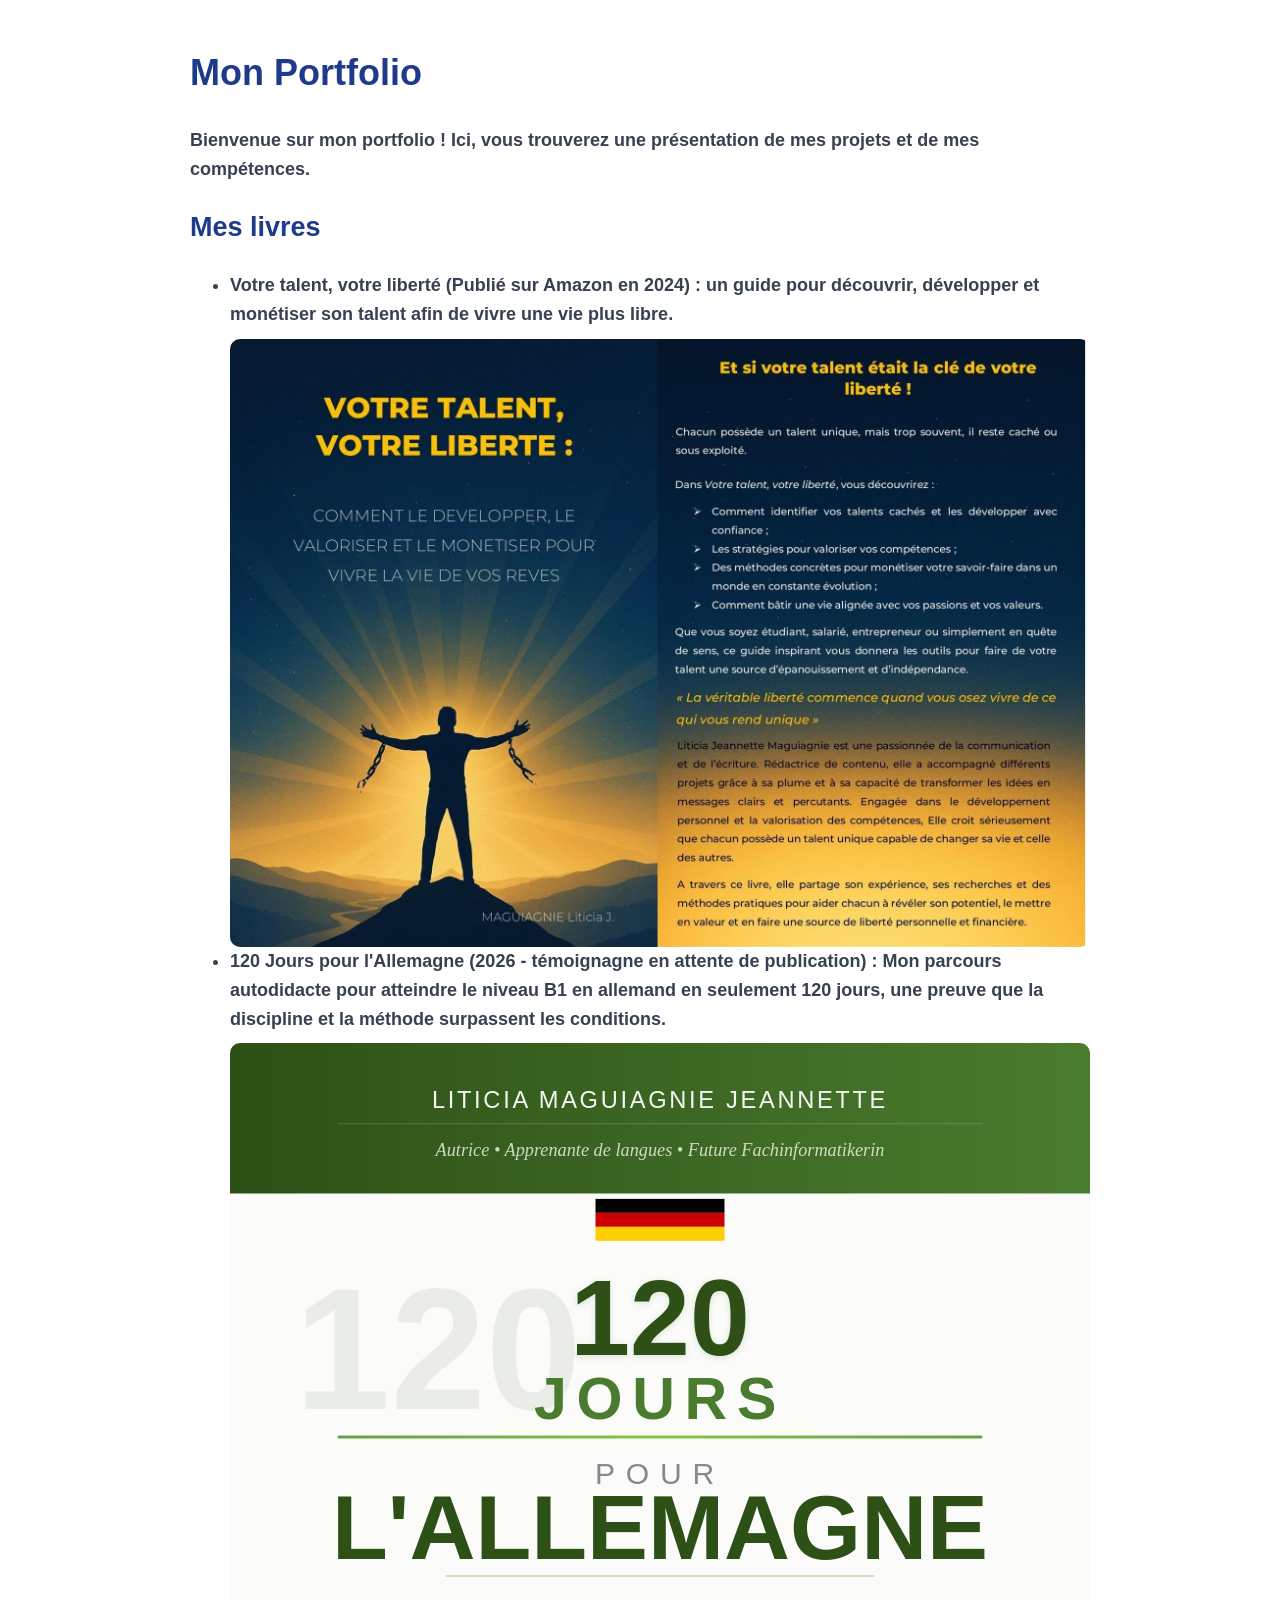
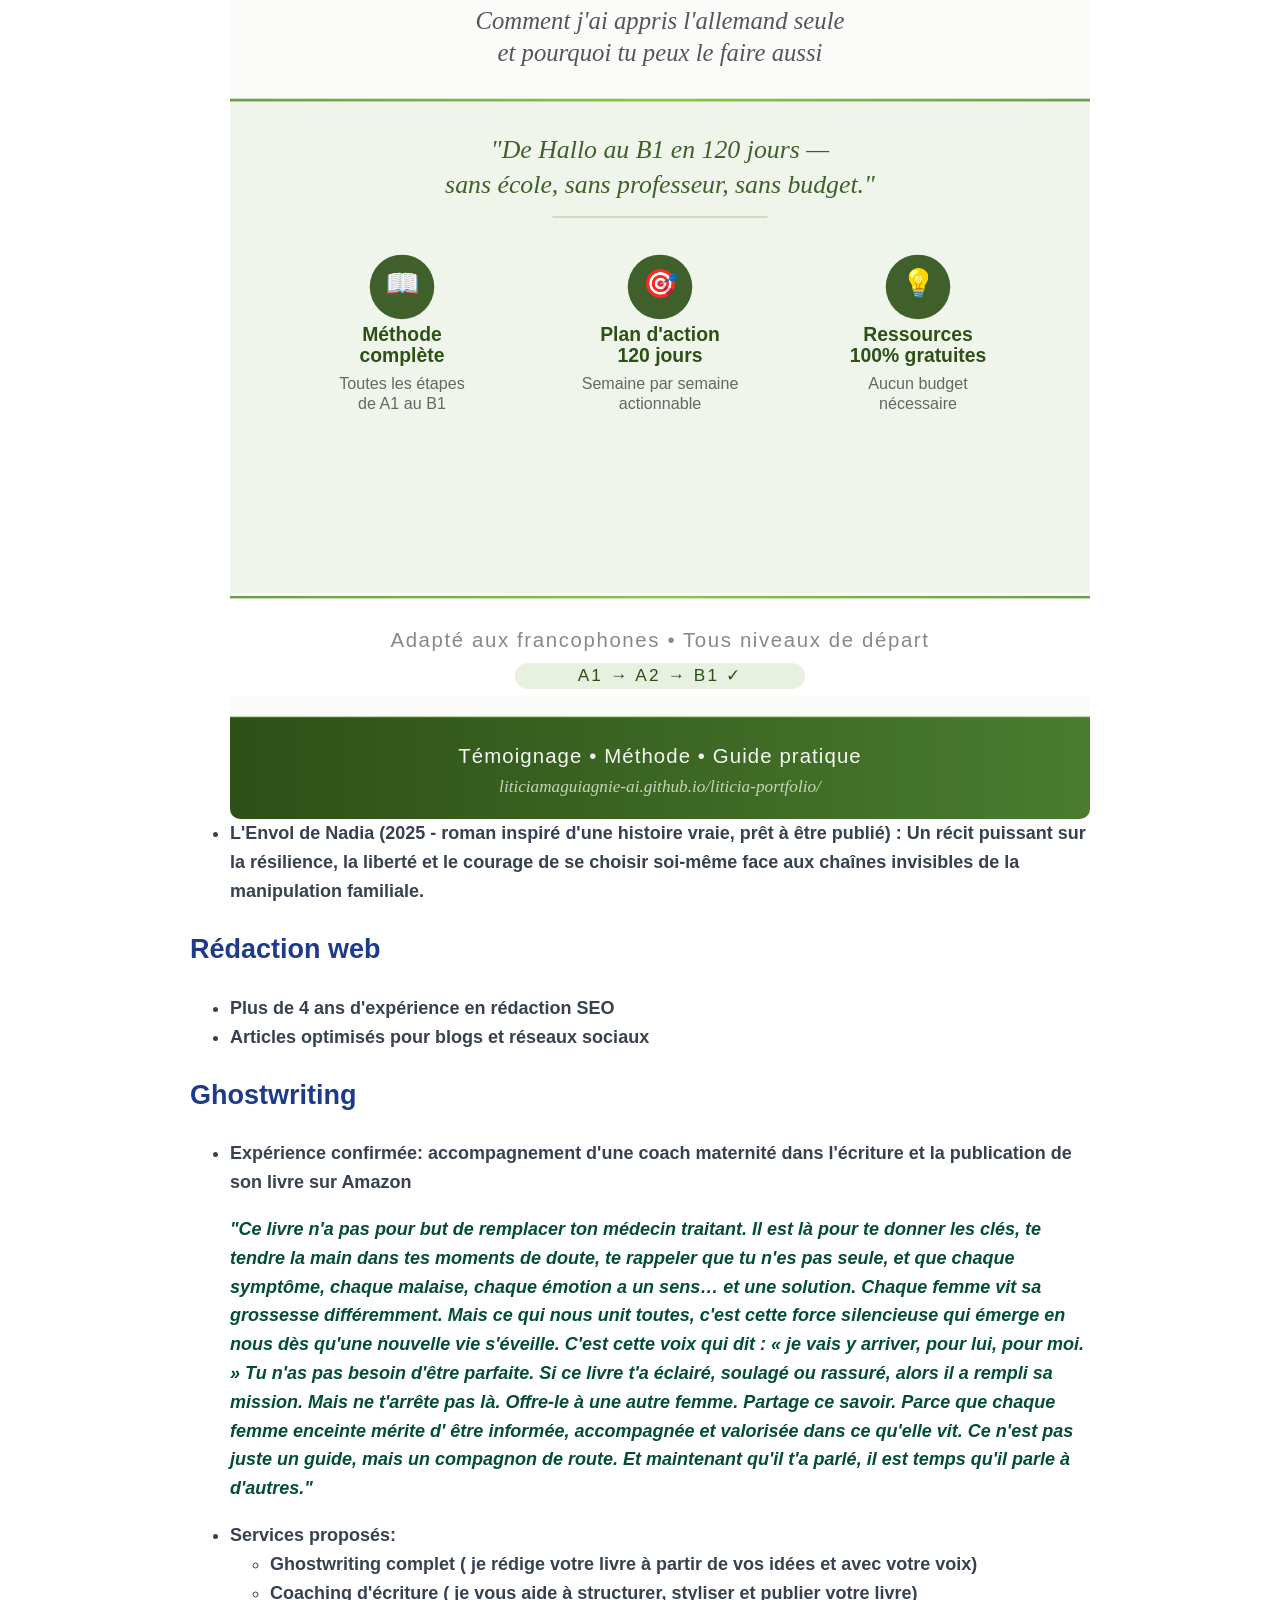
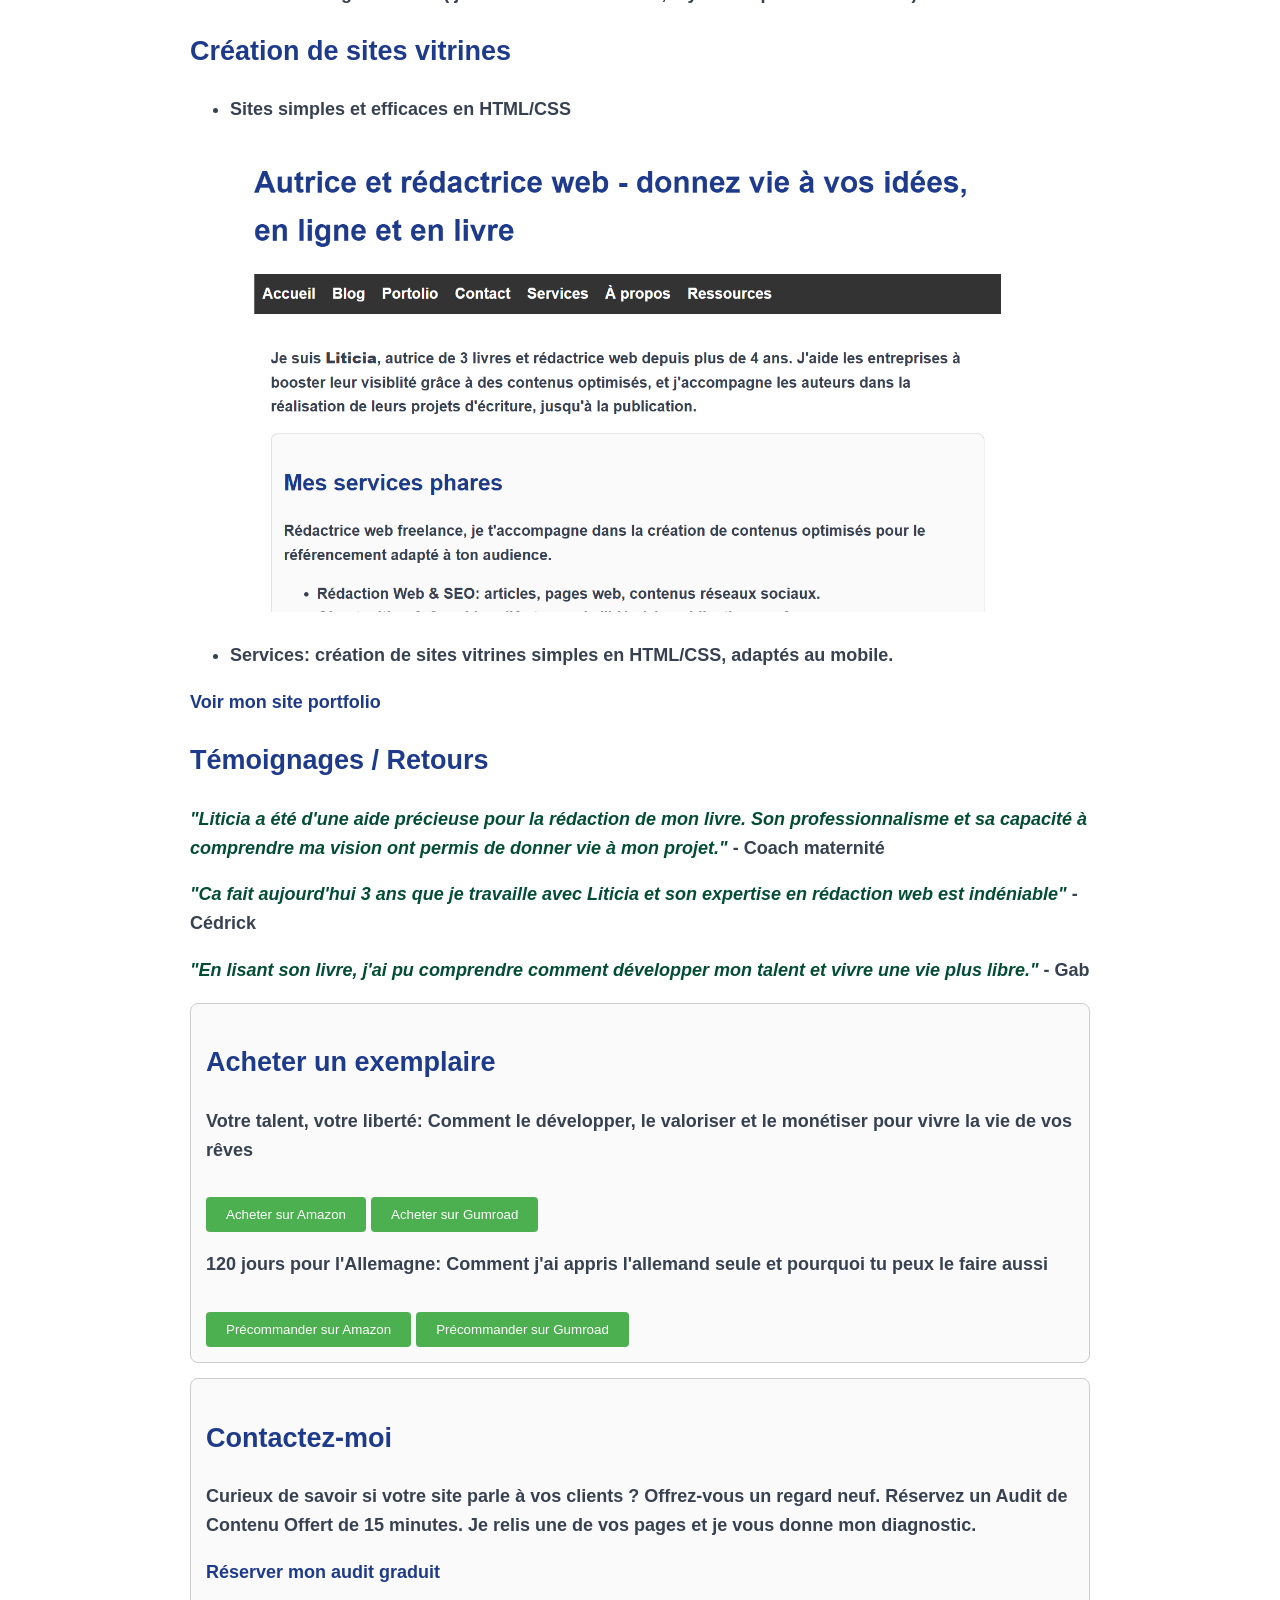
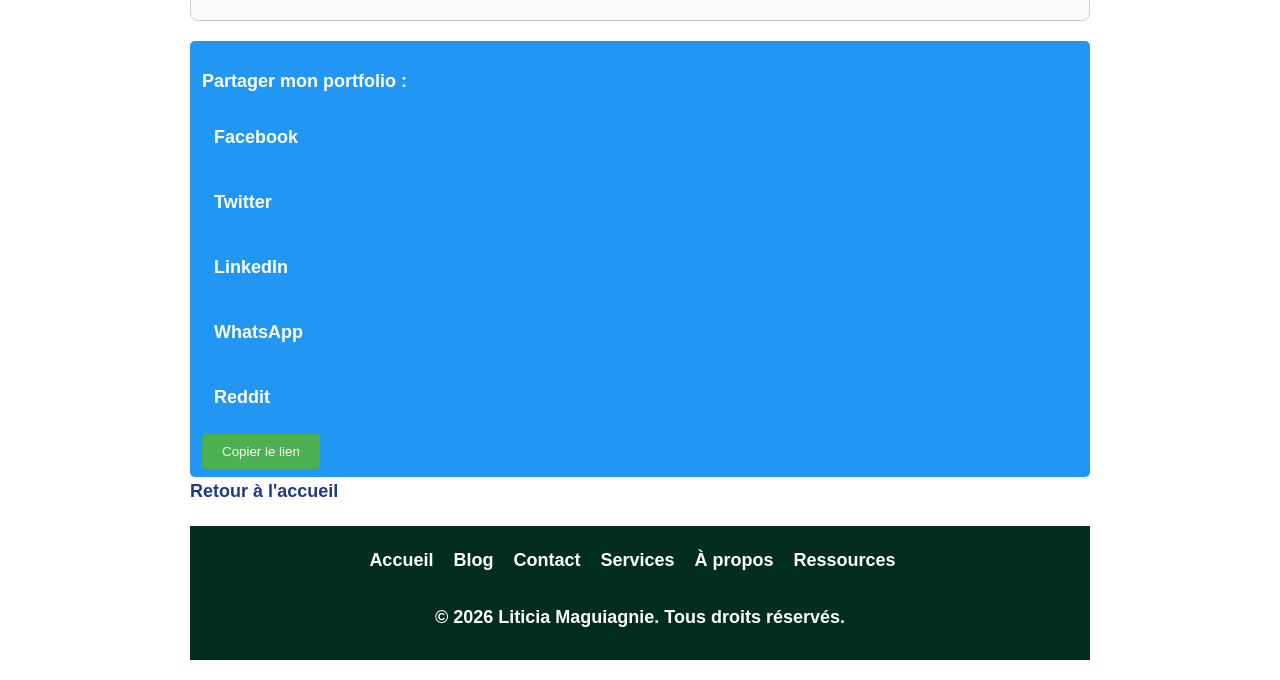
<file: portfolio.html>
<!DOCTYPE html>
<html lang="fr">
<head>
    <meta charset="UTF-8">
    <meta name="viewport" content="width=device-width, initial-scale=1.0">
    <title>Mon portfolio</title>
    <meta name="description" content="Découvrez mon portfolio ! Ici, vous trouverez une présentation de mes projets et de mes compétences en rédaction web freelance.">
    <link rel="stylesheet" href="style/style.css">
</head>
<body>
    <h1>Mon Portfolio</h1>
    <p>Bienvenue sur mon portfolio ! Ici, vous trouverez une présentation de mes projets et de mes compétences.</p>
    <h2>Mes livres</h2>
    <ul>
        <li><b>Votre talent, votre liberté</b> (Publié sur Amazon en 2024) : un guide pour découvrir, développer et monétiser son talent afin de vivre une vie plus libre.
            <img src="images/votre-talent-votre-liberte.jpg" alt="Couverture de mon livre publié sur Amazon intitulé: votre talent votre liberté"></li>
        <li><b>120 Jours pour l'Allemagne</b> (2026 - témoignagne en attente de publication) : Mon parcours autodidacte pour atteindre le niveau B1 en allemand en seulement 120 jours, une preuve que la discipline et la méthode surpassent les conditions.
            <img src="images/couverture_120_jours.jpeg.svg" alt="Couverture de mon livre à venir intitulé: 120 jours pour l'Allemagne"></li>
        <li><b>L'Envol de Nadia</b> (2025 - roman inspiré d'une histoire vraie, prêt à être publié) : Un récit puissant sur la résilience, la liberté et le courage de se choisir soi-même face aux chaînes invisibles de la manipulation familiale.</li>
    </ul>
    <h2>Rédaction web</h2>
    <ul>
        <li>Plus de 4 ans d'expérience en rédaction SEO</li>
        <li>Articles optimisés pour blogs et réseaux sociaux</li>
    </ul>
    <h2>Ghostwriting</h2>
    <ul>
        <li>Expérience confirmée: accompagnement d'une coach maternité dans l'écriture et la publication de son livre sur Amazon
            <p><i>"Ce livre n'a pas pour but de remplacer ton médecin traitant. Il 
est là pour te donner les clés, te tendre la main dans tes 
moments de doute, te rappeler que tu n'es pas seule, et que 
chaque symptôme, chaque malaise, chaque émotion a un 
sens… et une solution.
Chaque femme vit sa grossesse différemment. Mais ce qui 
nous unit toutes, c'est cette force silencieuse qui émerge en 
nous dès qu'une nouvelle vie s'éveille. C'est cette voix qui dit : 
« je vais y arriver, pour lui, pour moi. » Tu n'as pas besoin 
d'être parfaite.
Si ce livre t'a éclairé, soulagé ou rassuré, alors il a rempli sa 
mission. Mais ne t'arrête pas là. Offre-le à une autre femme. 
Partage ce savoir. Parce que chaque femme enceinte mérite 
d' être informée, accompagnée et valorisée dans ce qu'elle vit.
Ce n'est pas juste un guide, mais un compagnon de route. Et 
maintenant qu'il t'a parlé, il est temps qu'il parle à d'autres."</i></p></li>
        <li>Services proposés:</li>
        <ul>
            <li>Ghostwriting complet ( je rédige votre livre à partir de vos idées et avec votre voix)</li>
            <li>Coaching d'écriture ( je vous aide à structurer, styliser et publier votre livre)</li>
        </ul>
    </ul>
    <h2>Création de sites vitrines</h2>
    <ul>
        <li>Sites simples et efficaces en HTML/CSS
            <img src="images/capture-ecran-accueil-mon-site.png" alt="capture d'écran de l'accueil de mon site portfolio"></li><br>
        <li>Services: création de sites vitrines simples en HTML/CSS, adaptés au mobile.</li>
    </ul>
        <a href="https://liticiamaguiagnie-ai.github.io/liticia-portfolio/">Voir mon site portfolio</a>
        <h2>Témoignages / Retours</h2>
        <div class="carousel">
            <div class="carousel-item">
                <p><i>"Liticia a été d'une aide précieuse pour la rédaction de mon livre. Son professionnalisme et sa capacité à comprendre ma vision ont permis de donner vie à mon projet."</i> - Coach maternité</p>
            </div>
            <div class="carousel-item">
                <p><i>"Ca fait aujourd'hui 3 ans que je travaille avec Liticia et son expertise en rédaction web est indéniable"</i> - Cédrick</p>
            </div>
            <div class="carousel-item">
                <p><i>"En lisant son livre, j'ai pu comprendre comment développer mon talent et vivre une vie plus libre."</i> - Gab</p>
            </div>
        </div>
    </ul>
    <div class="service-card">
        <h2>Acheter un exemplaire</h2>
        <p><b>Votre talent, votre liberté: Comment le développer, le valoriser et le monétiser pour vivre la vie de vos rêves</b></p>
            <a href="https://www.amazon.com.au/Votre-talent-votre-libert%C3%A9-d%C3%A9velopper-ebook/dp/B0FNCXGXGH" target="_blank">
                <button>Acheter sur Amazon</button>
            </a>
            <a href="https://liticiamagui.gumroad.com/l/dvufm" target="_blank">
                <button>Acheter sur Gumroad</button>
            </a><br>
            <p><b>120 jours pour l'Allemagne: Comment j'ai appris l'allemand seule et pourquoi tu peux le faire aussi</b></p>
            <a href="https://www.amazon.com/dp/B0FP9HG42J" target="_blank">
                <button>Précommander sur Amazon</button>
            </a>
            <a href="lien du livre sur Gomroad : https://liticiamagui.gumroad.com/l/prxwjd" target="_blank">
                <button>Précommander sur Gumroad</button>
            </a><br>
    </div>
    <div class="service-card">
        <h2>Contactez-moi</h2>
        <p>Curieux de savoir si votre site parle à vos clients ? Offrez-vous un regard neuf. Réservez un <strong>Audit de Contenu Offert</strong> de 15 minutes. Je relis une de vos pages et je vous donne mon diagnostic.</p>
            <p><a href="contact.html">Réserver mon audit graduit</a></p>
    </div>
    <div class="share-box">
        <p>Partager mon portfolio :</p>
        <a href="https://www.facebook.com/sharer/sharer.php?u=https://liticiamaguiagnie-ai.github.io/liticia-portfolio/" target="_blank">Facebook</a>
        <a href="https://twitter.com/intent/tweet?url=https://liticiamaguiagnie-ai.github.io/liticia-portfolio/&text=Découvrez%20le%20portfolio%20de%20Liticia%20Maguiagnie%20!%20Rédaction%20web,%20ghostwriting,%20création%20de%20sites%20vitrines%20et%20plus encore." target="_blank">Twitter</a>
        <a href="https://www.linkedin.com/sharing/share-offsite/?url=https://liticiamaguiagnie-ai.github.io/liticia-portfolio/" target="_blank">LinkedIn</a>
        <a href="https://wa.me/?text=Découvrez cette autrice, ghostwiter et rédactrice web : https://liticiamaguiagnie-ai.github.io/liticia-portfolio/" target="_blank">WhatsApp</a>
        <a href="https://www.reddit.com/submit?url=https://liticiamaguiagnie-ai.github.io/liticia-portfolio/&title=Découvrez%20le%20portfolio%20de%20Liticia%20Maguiagnie%20!%20Rédaction%20web,%20ghostwriting,%20création%20de%20sites%20vitrines%20et%20plus encore." target="_blank">Reddit</a>
        <button onclick="copyLink()">Copier le lien</button>
    </div>
        <a href="index.html">Retour à l'accueil</a><br>
    <footer>
        <nav>
            <a href="index.html">Accueil</a>
            <a href="blog.html">Blog</a>
            <a href="contact.html">Contact</a>
            <a href="services.html">Services</a>
            <a href="about.html">À propos</a>
            <a href="ressources.html">Ressources</a>
        </nav>
        <p>&copy; 2026 Liticia Maguiagnie. Tous droits réservés.</p>
    </footer>
</body>
</html>
</file>
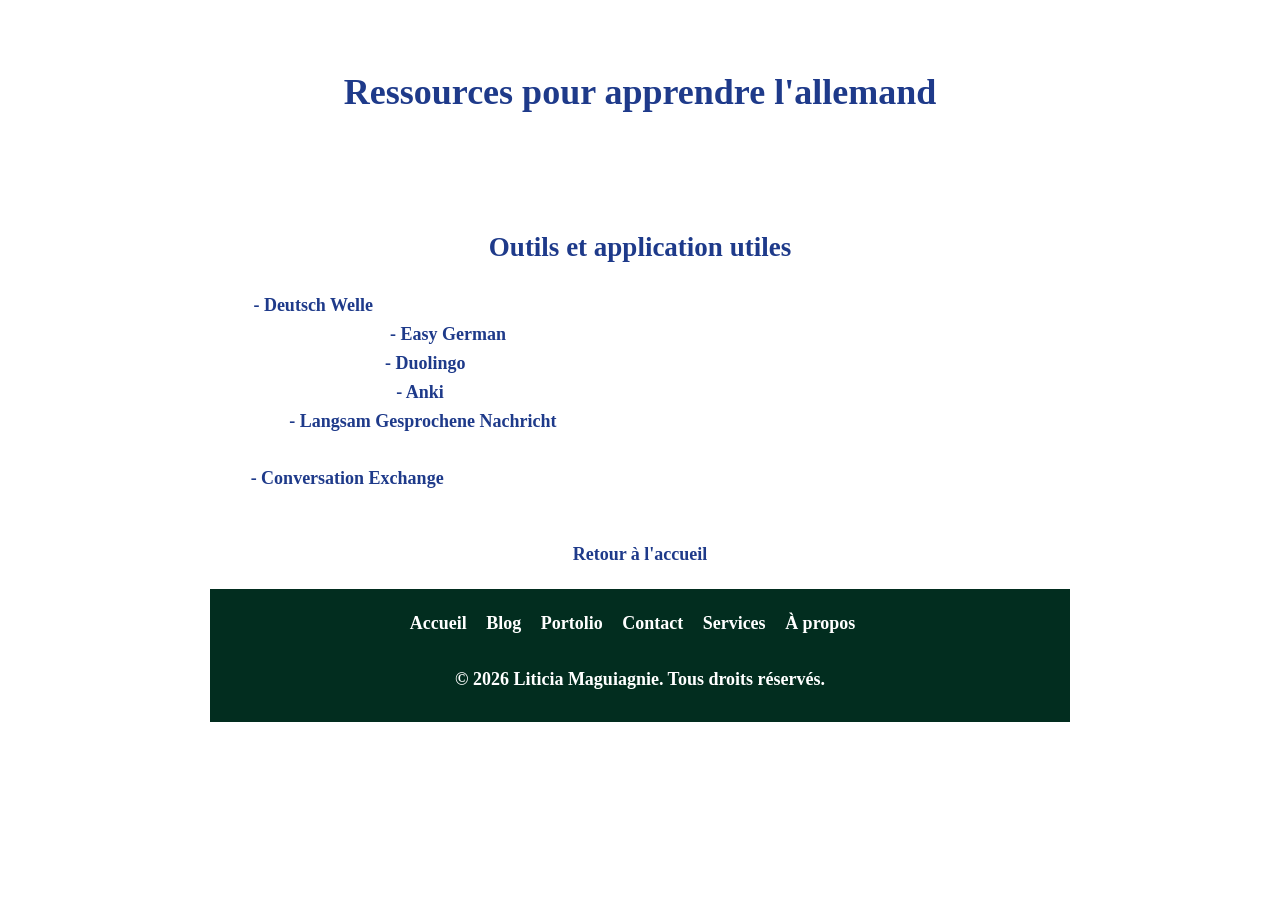
<file: ressources.html>
<!DOCTYPE html>
<html lang="fr">
<head>
    <meta charset="UTF-8">
    <meta name="viewport" content="width=device-width, initial-scale=1.0">
    <title>Ressources - Mon Site Web</title>
    <meta name="description" content="Découvrez des ressources utiles pour apprendre l'allemand, y compris des outils, des applications et des chaînes YouTube recommandées pour améliorer votre apprentissage de la langue.">
    <link rel="stylesheet" href="style/style.css">
</head>
<body>
    <header>
        <h1>Ressources pour apprendre l'allemand</h1>
        <p>Je partage ici quelques ressources qui m'ont aidé à passer de 0 au B1 en 3 mois. Je ne reçois aucune rémunération en partageant ces ressources. Les liens ne sont donc pas sponsorisés.</p>
        <h2>Outils et application utiles</h2>
            <ul>
                <li><a href="https://learngerman.dw.com/en/learn-german/s-9528" target="_blank">- Deutsch Welle</a> - un site avec une application pour apprendre l'allemand: les cours sont découpé en leçons</li>
                <li><a href="https://www.easy-german.com" target="_blank">- Easy German</a> - pour apprendre l'allemand dans des situations réelles</li>
                <li><a href="https://www.duolingo.com" target="_blank">- Duolingo</a> - une application populaire pour apprendre de façon ludique</li>
                <li><a href="https://apps.ankiweb.net/" target="_blank">- Anki</a> - pour réviser ses cartes mémoire et améliorer son vocabulaire</li>
                <li><a href="https://www.youtube.com/watch?v=UA3au6xr71I&list=PLzxYr8xrZR68aFWKUuTuu6c8J-tAD2VdV" target="_blank">- Langsam Gesprochene Nachricht</a> - une chaîne YouTube pour apprendre l'allemand en écoutant l'actualité</li>
                <li><a href="https://www.conversationexchange.com" target="_blank">- Conversation Exchange</a> - pour trouver des partenaires natifs avec qui discuter et améliorer votre capacité à parler avec confiance</li>
            </ul>
    <a href="index.html">Retour à l'accueil</a>
    <footer>
        <nav>
            <a href="index.html">Accueil</a>
            <a href="blog.html">Blog</a>
            <a href="portfolio.html">Portolio</a>
            <a href="contact.html">Contact</a>
            <a href="services.html">Services</a>
            <a href="about.html">À propos</a>
        </nav>
        <p>&copy; 2026 Liticia Maguiagnie. Tous droits réservés.</p>
    </footer>
    </header>
</file>
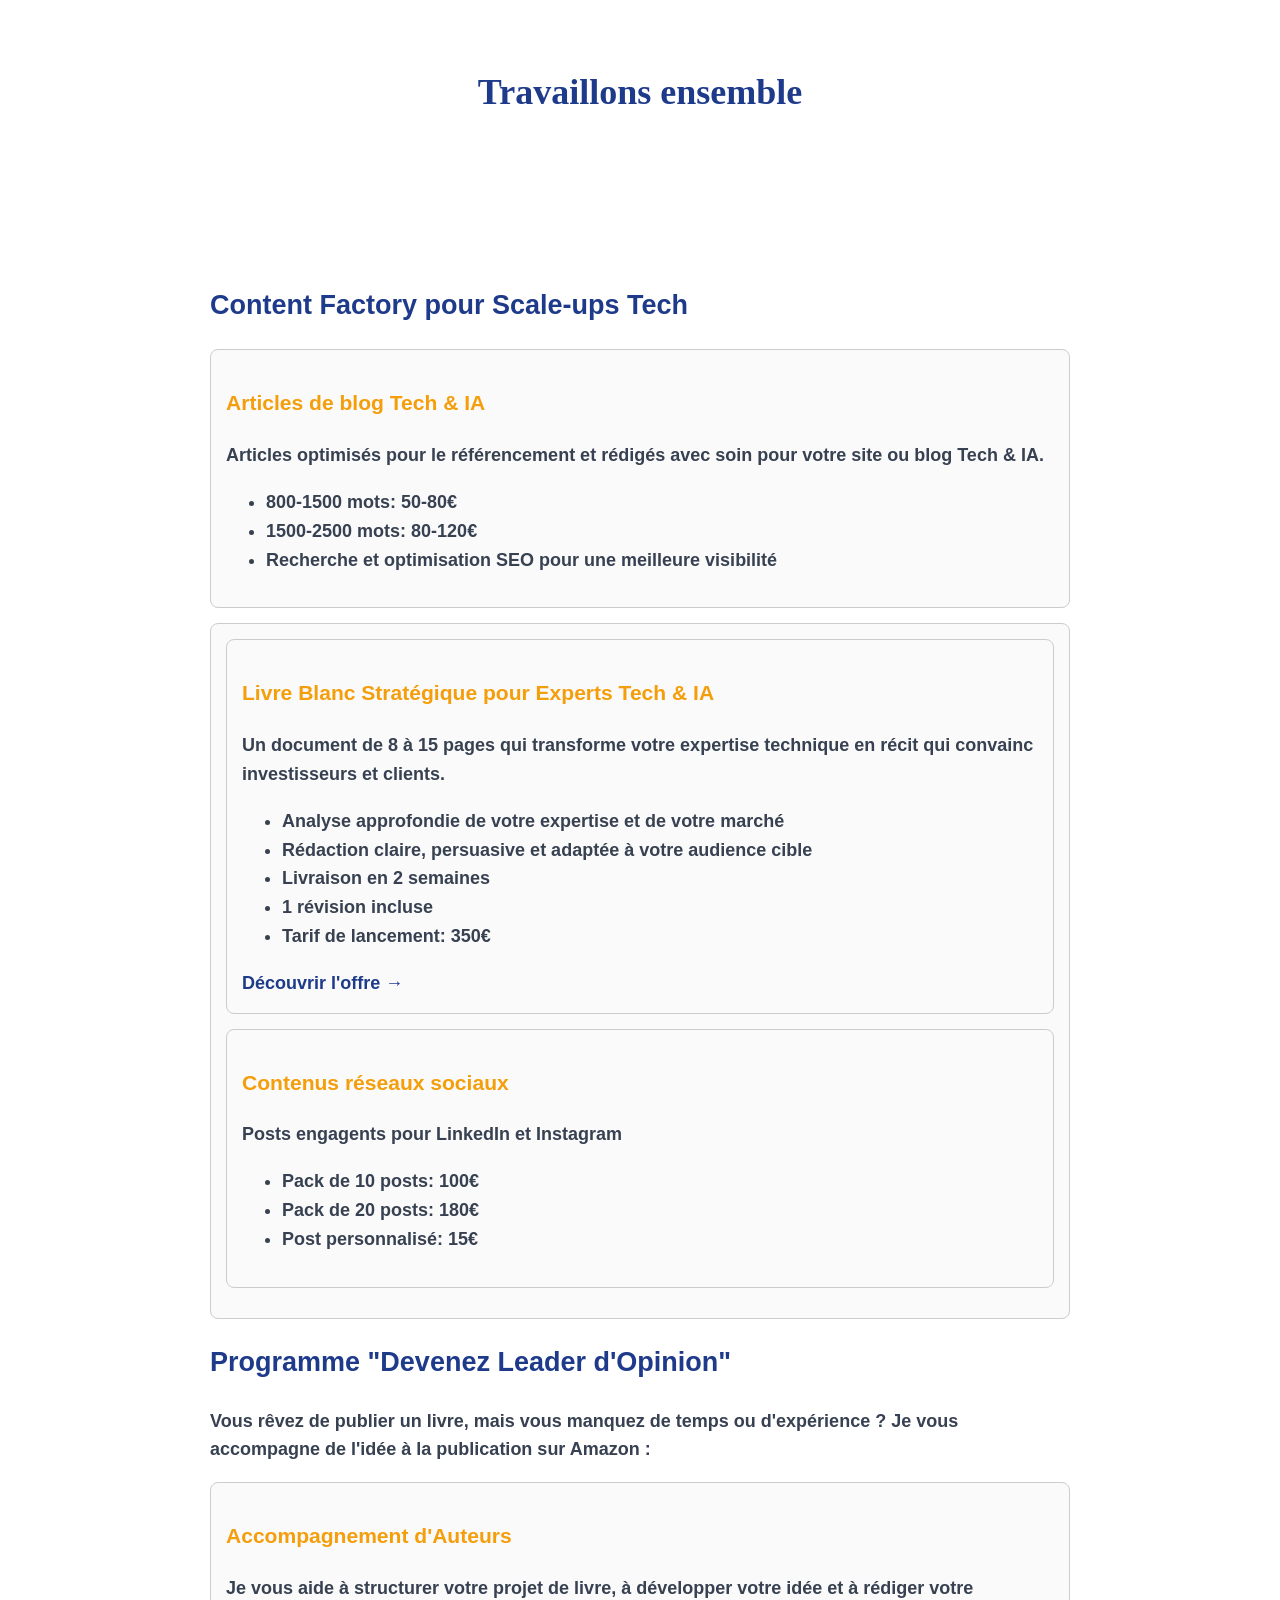
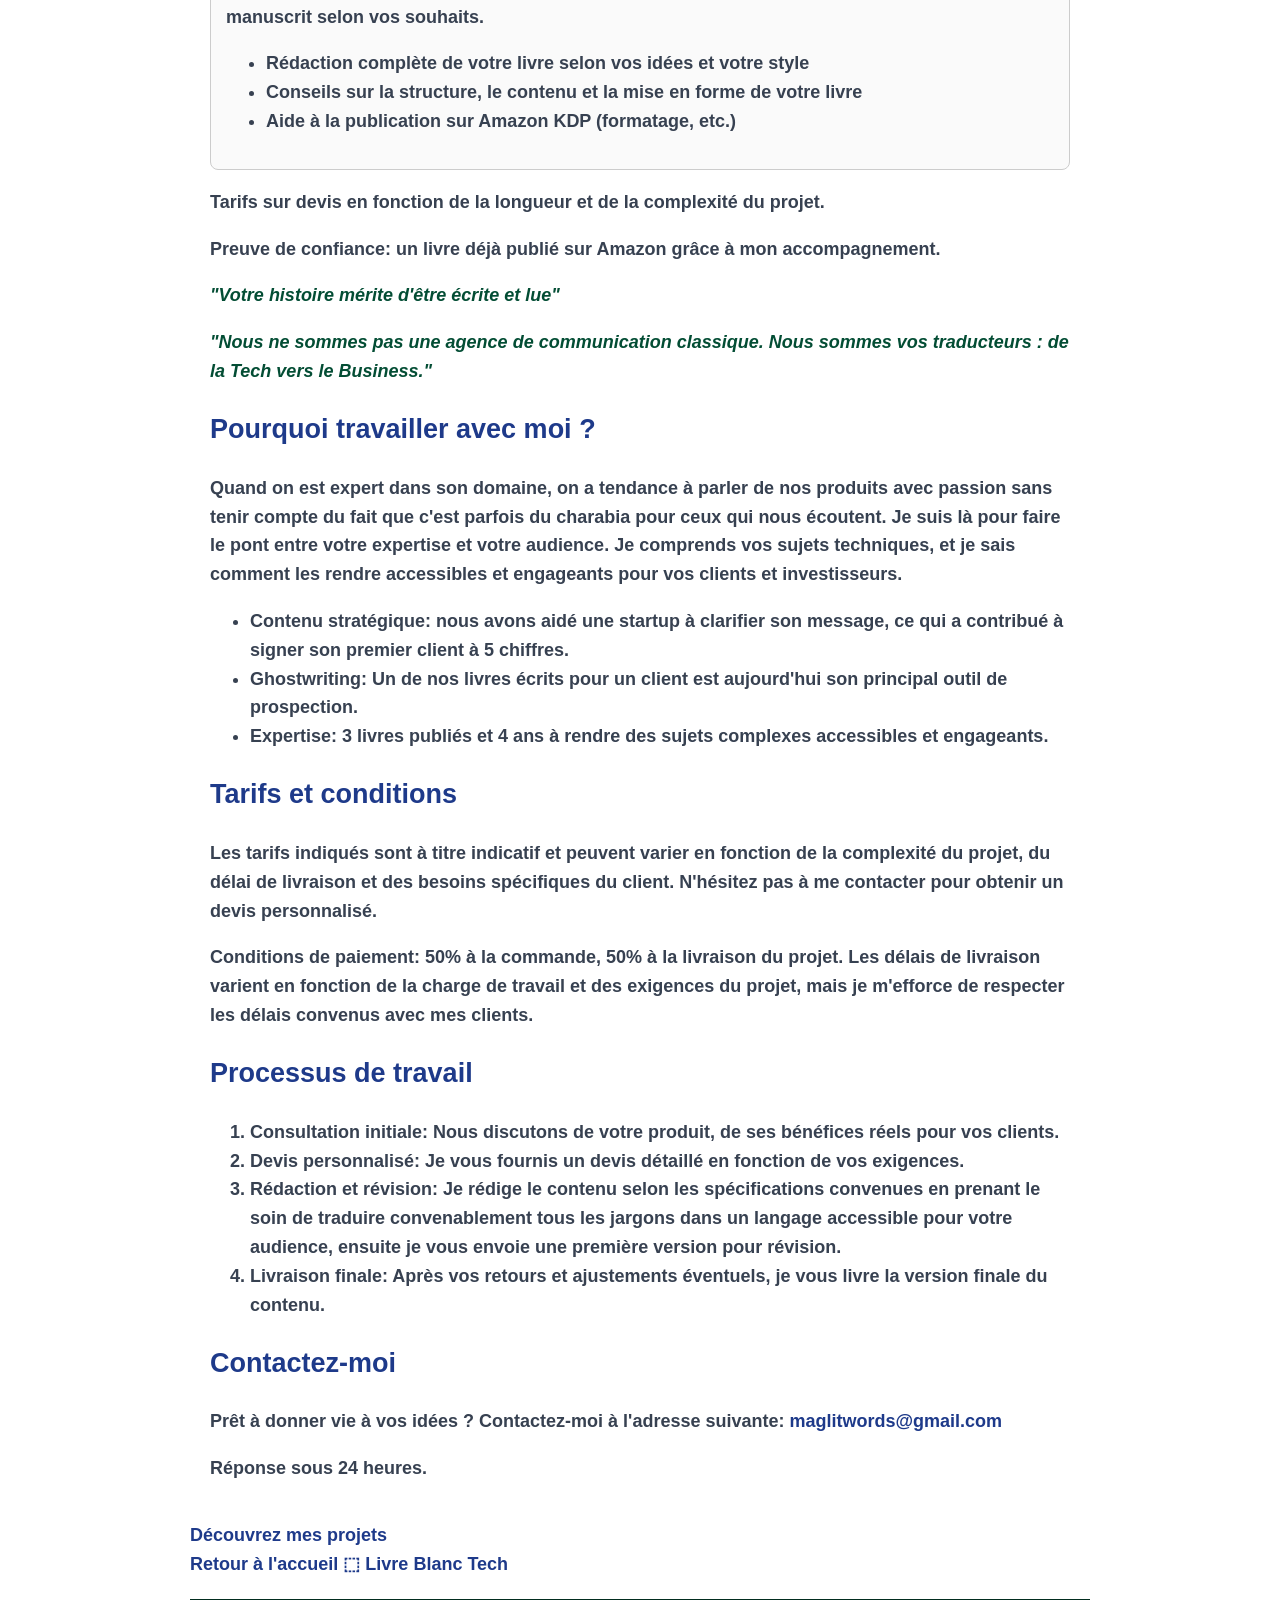
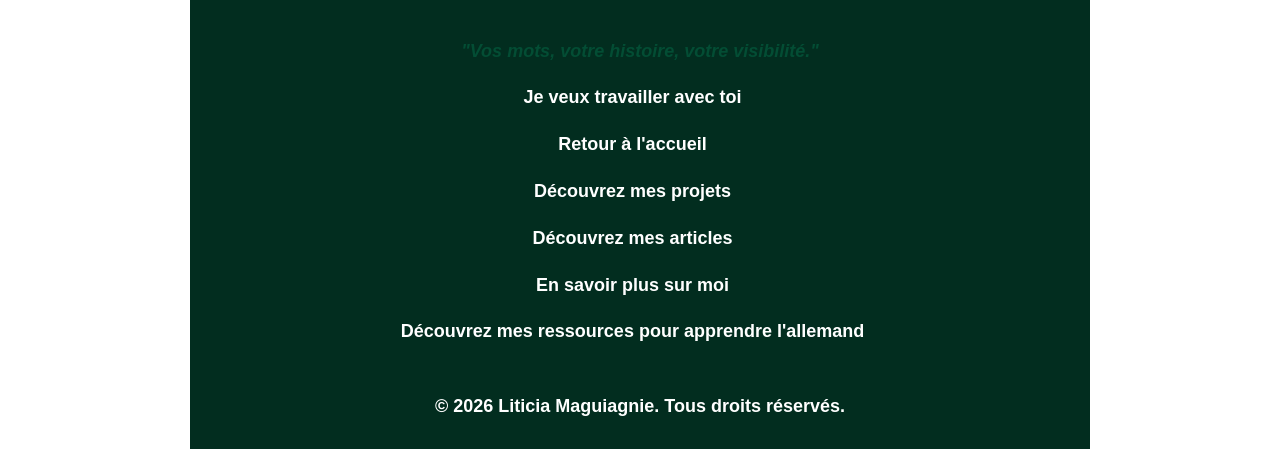
<file: services.html>
<!DOCTYPE html>
<html lang="fr">
<head>
    <meta charset="UTF-8">
    <meta name="viewport" content="width=device-width, initial-scale=1.0">
    <title>Services</title>
    <meta name="description" content="Découvrez mes services de rédaction web freelance, mes tarifs et mon processus de travail. Contactez-moi pour discuter de votre projet et obtenir un devis personnalisé.">
    <link rel="stylesheet" href="style/style.css">
</head>
<body>
    <header>
        <h1>Travaillons ensemble</h1>
        <p>Rédactrice Technique pour exerts tech & IA, je vous aide à traduire vos concepts et projets tech & IA en contenus clairs et persuasifs pour vos clients et investisseurs.</p>
    </header>
    <main>
        <section>
            <h2>Content Factory pour Scale-ups Tech</h2>
        <div class="service-card">
            <h3>Articles de blog Tech & IA</h3>
            <p>Articles optimisés pour le référencement et rédigés avec soin pour votre site ou blog Tech & IA.</p>
            <ul>
                <li>800-1500 mots: 50-80€</li>
                <li>1500-2500 mots: 80-120€</li>
                <li>Recherche et optimisation SEO pour une meilleure visibilité</li>
            </ul>
        </div>
        <div class="service-card">
            <div class="service-card service-featured">
            <h3>Livre Blanc Stratégique pour Experts Tech & IA</h3>
            <p>Un document de 8 à 15 pages qui transforme votre expertise technique en récit qui convainc investisseurs et clients.</p>
            <ul>
                <li>Analyse approfondie de votre expertise et de votre marché</li>
                <li>Rédaction claire, persuasive et adaptée à votre audience cible</li>
                <li>Livraison en 2 semaines</li>
                <li>1 révision incluse</li>
                <li><b>Tarif de lancement: 350€</b></li>
            </ul>
            <a href="/livre-blanc-tech/" class="btn-primary">Découvrir l'offre →</a>
        </div>
        <div class="service-card">
            <h3>Contenus réseaux sociaux</h3>
            <p>Posts engagents pour LinkedIn et Instagram</p>
            <ul>
                <li>Pack de 10 posts: 100€</li>
                <li>Pack de 20 posts: 180€</li>
                <li>Post personnalisé: 15€</li>
            </ul>
        </div>
        </section>
        <section>
            <h2>Programme "Devenez Leader d'Opinion"</h2>
            <p>Vous rêvez de publier un livre, mais vous manquez de temps ou d'expérience ? Je vous accompagne de l'idée à la publication sur Amazon :</p>
            <div class="service-card">
            <h3>Accompagnement d'Auteurs</h3>
            <p>Je vous aide à structurer votre projet de livre, à développer votre idée et à rédiger votre manuscrit selon vos souhaits.</p>
            <ul>
                <li>Rédaction complète de votre livre selon vos idées et votre style</li>
                <li>Conseils sur la structure, le contenu et la mise en forme de votre livre</li>
                <li>Aide à la publication sur Amazon KDP (formatage, etc.)</li>
            </ul>
            </div>
            <p>Tarifs sur devis en fonction de la longueur et de la complexité du projet.</p>
            <p>Preuve de confiance: un livre déjà publié sur Amazon grâce à mon accompagnement.</p>
            <p><i>"Votre histoire mérite d'être écrite et lue"</i></p>
        </section>
        <p><i><b>"Nous ne sommes pas une agence de communication classique. Nous sommes vos traducteurs : de la Tech vers le Business."</b></i></p>
        <section>
        <h2>Pourquoi travailler avec moi ?</h2>
    <p>Quand on est expert dans son domaine, on a tendance à parler de nos produits avec passion sans tenir compte du fait que c'est parfois du charabia pour ceux qui nous écoutent.
    Je suis là pour faire le pont entre votre expertise et votre audience. Je comprends vos sujets techniques, et je sais comment les rendre accessibles et engageants pour vos clients et investisseurs.</p>
    </p>
            <ul>
                <li>Contenu stratégique: nous avons aidé une startup à clarifier son message, ce qui a contribué à signer son premier client à 5 chiffres.</li>
                <li>Ghostwriting: Un de nos livres écrits pour un client est aujourd'hui son principal outil de prospection.</li>
                <li>Expertise: 3 livres publiés et 4 ans à rendre des sujets complexes accessibles et engageants.</li>
            </ul>
        <section>
        <h2>Tarifs et conditions</h2>
        <p>Les tarifs indiqués sont à titre indicatif et peuvent varier en fonction de la complexité du projet, du délai de livraison et des besoins spécifiques du client. N'hésitez pas à me contacter pour obtenir un devis personnalisé.</p>
        <p>Conditions de paiement: 50% à la commande, 50% à la livraison du projet. Les délais de livraison varient en fonction de la charge de travail et des exigences du projet, mais je m'efforce de respecter les délais convenus avec mes clients.</p>
        </section>
        <section>
        <h2>Processus de travail</h2>
        <ol>
            <li>Consultation initiale: Nous discutons de votre produit, de ses bénéfices réels pour vos clients.</li>
            <li>Devis personnalisé: Je vous fournis un devis détaillé en fonction de vos exigences.</li>
            <li>Rédaction et révision: Je rédige le contenu selon les spécifications convenues en prenant le soin de traduire convenablement tous les jargons dans un langage accessible pour votre audience, ensuite je vous envoie une première version pour révision.</li>
            <li>Livraison finale: Après vos retours et ajustements éventuels, je vous livre la version finale du contenu.</li>
        </ol>
        </section>
        <section>
        <h2>Contactez-moi</h2>
        <p>Prêt à donner vie à vos idées ? Contactez-moi à l'adresse suivante: <a href="mailto:maglitwords@gmail.com">maglitwords@gmail.com</a></p>
        <p>Réponse sous 24 heures.</p>
        </section>
    </main>
    <a href="portfolio.html">Découvrez mes projets</a><br>
    <a href="index.html">Retour à l'accueil</a>
    <a href="livre-blanc-tech/index.html" class="cta-nav">⬚ Livre Blanc Tech</a>
    <footer>
        <nav>
            <p><i>"Vos mots, votre histoire, votre visibilité."</i></p>
            <p><a href="contact.html">Je veux travailler avec toi</a></p>
            <p><a href="index.html">Retour à l'accueil</a></p>
            <p><a href="portfolio.html">Découvrez mes projets</a></p>
            <p><a href="blog.html">Découvrez mes articles</a></p>
            <p><a href="about.html">En savoir plus sur moi</a></p>
            <p><a href="ressources.html">Découvrez mes ressources pour apprendre l'allemand</a></p>
        </nav>
        <p>&copy; 2026 Liticia Maguiagnie. Tous droits réservés.</p>
    </footer>
</body>
</html>
</file>
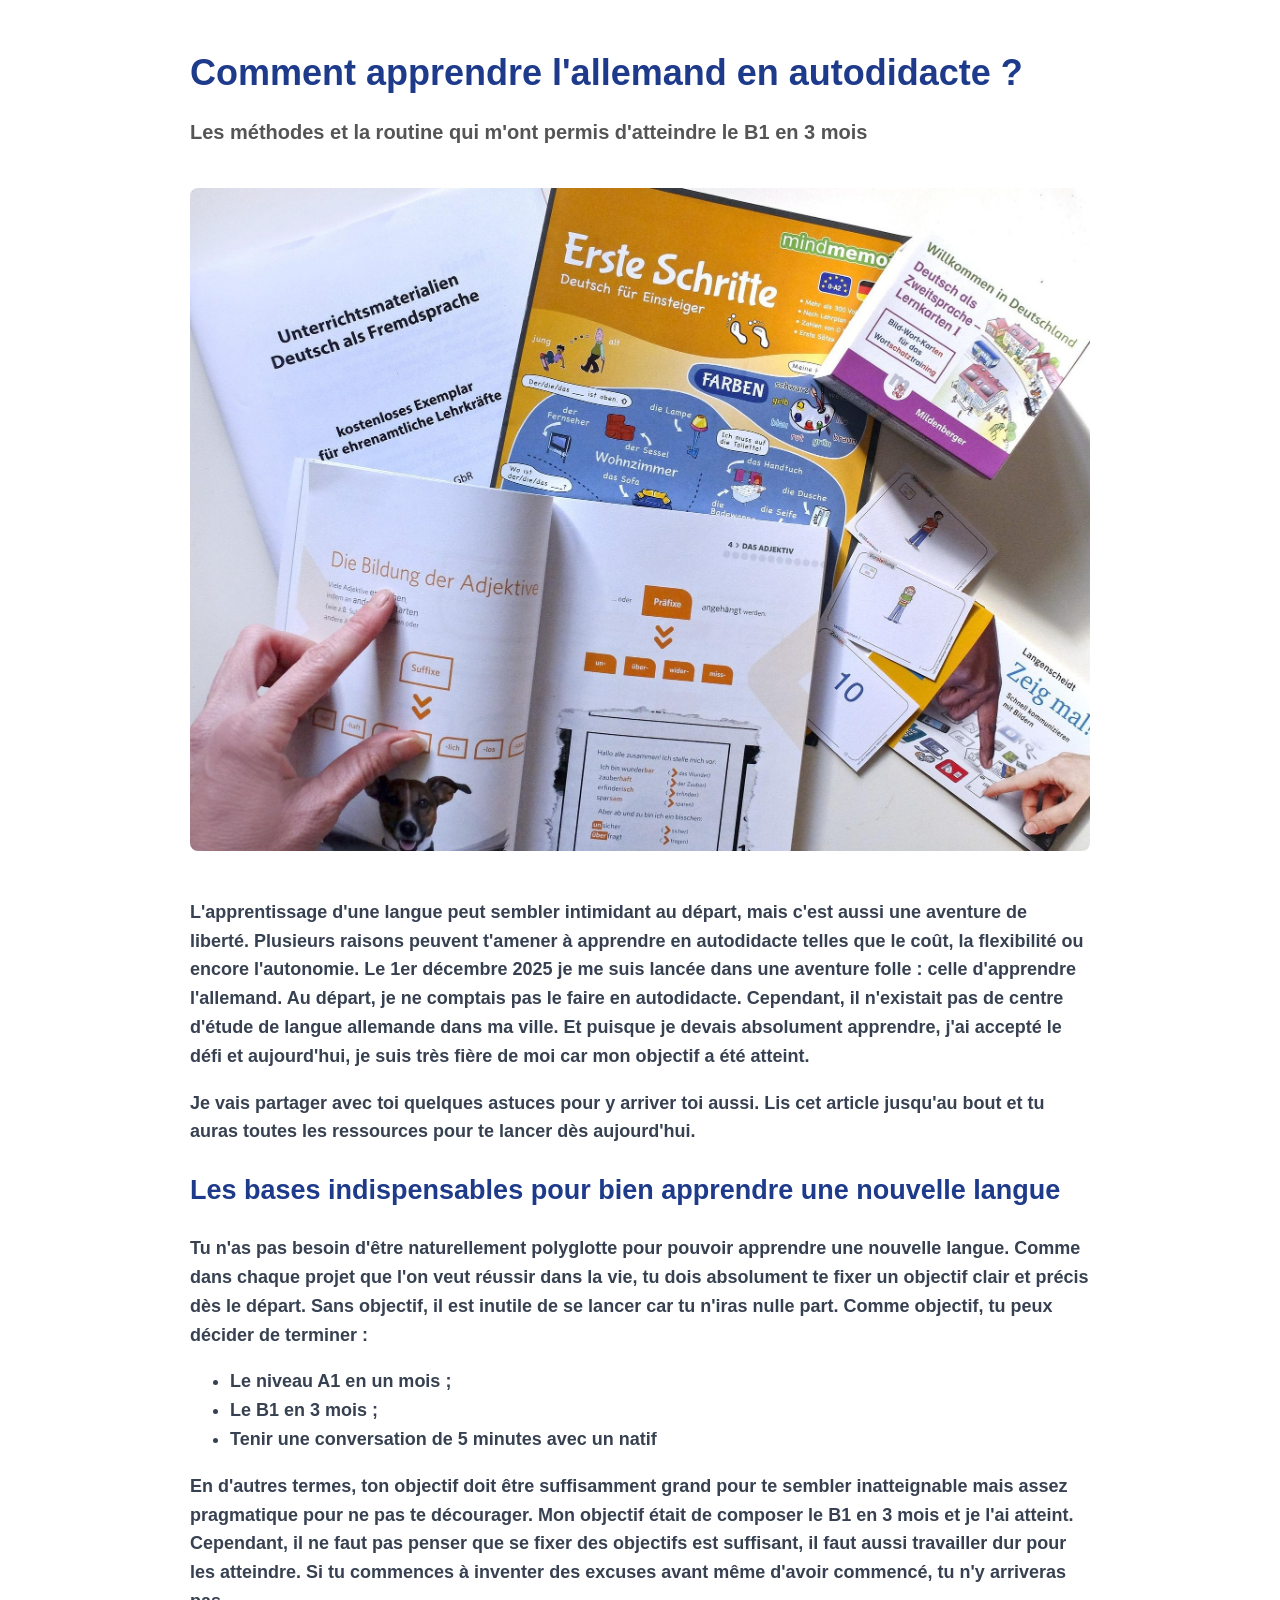
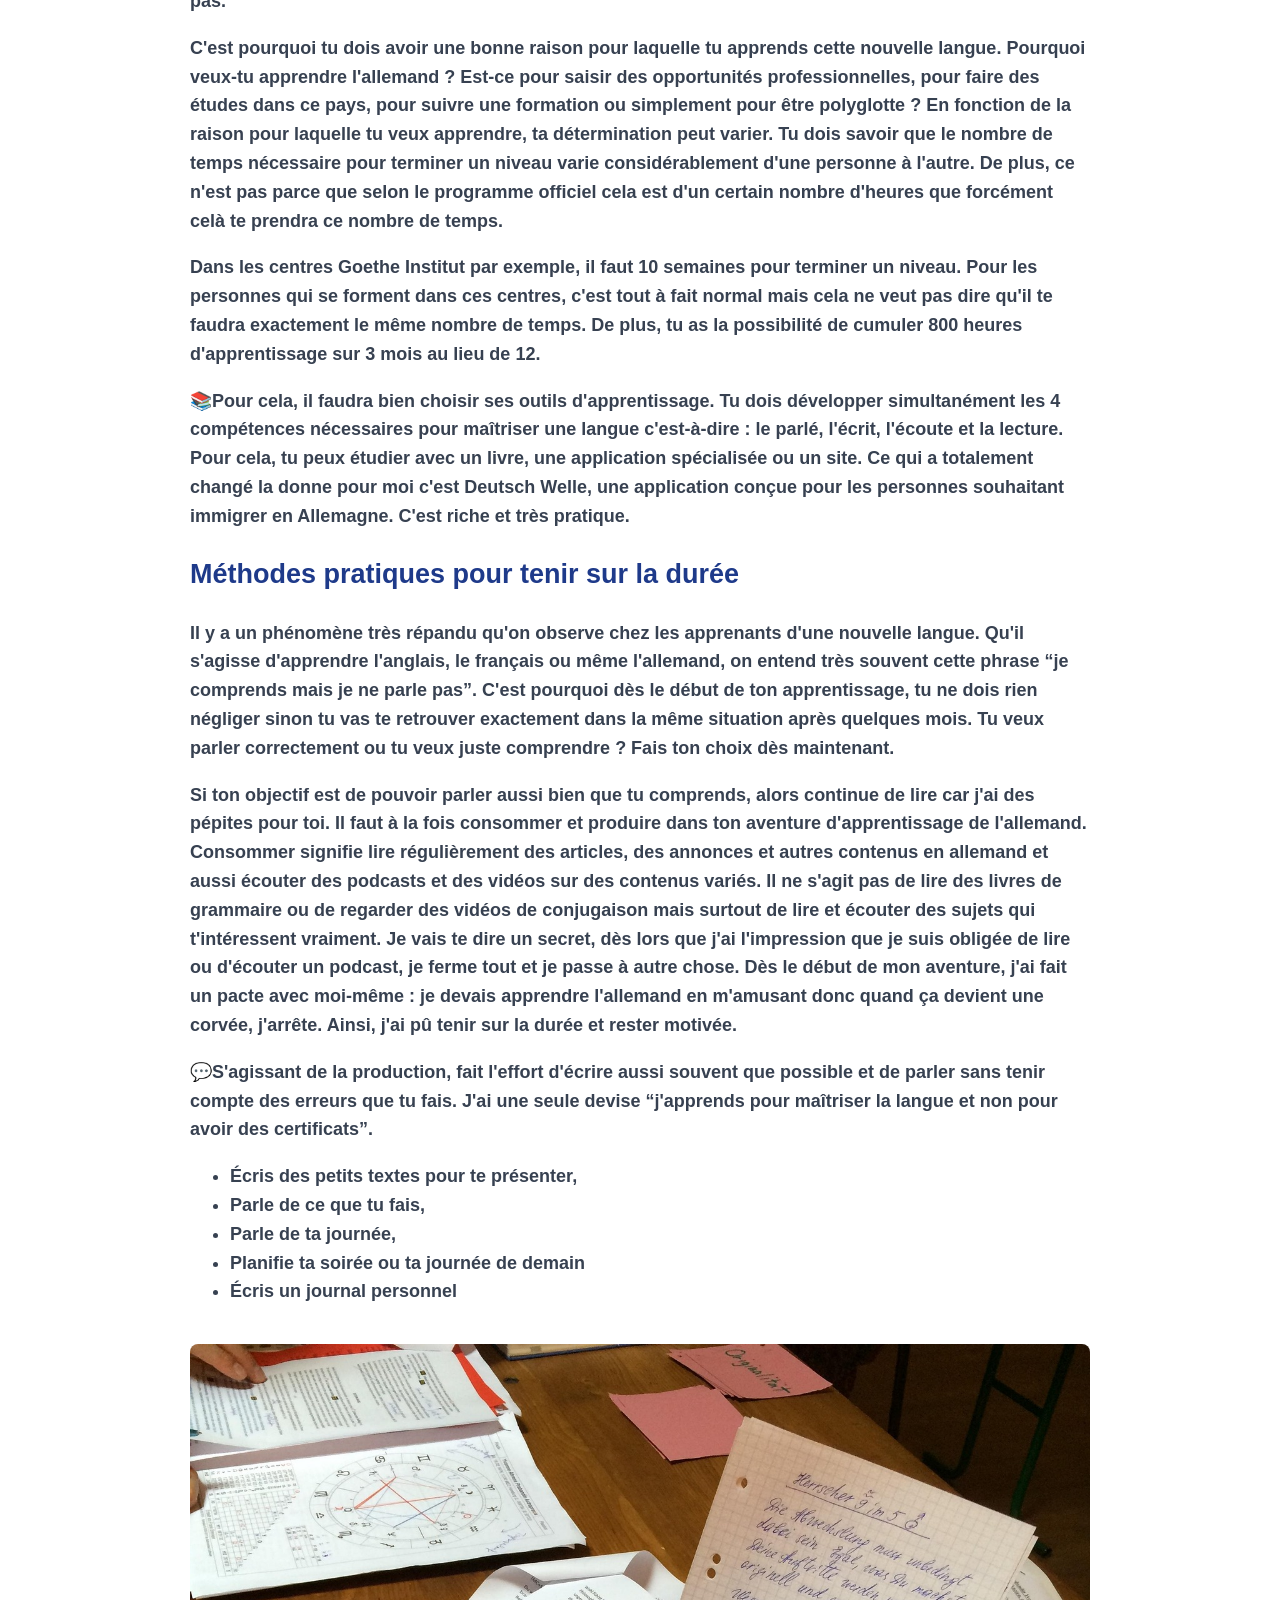
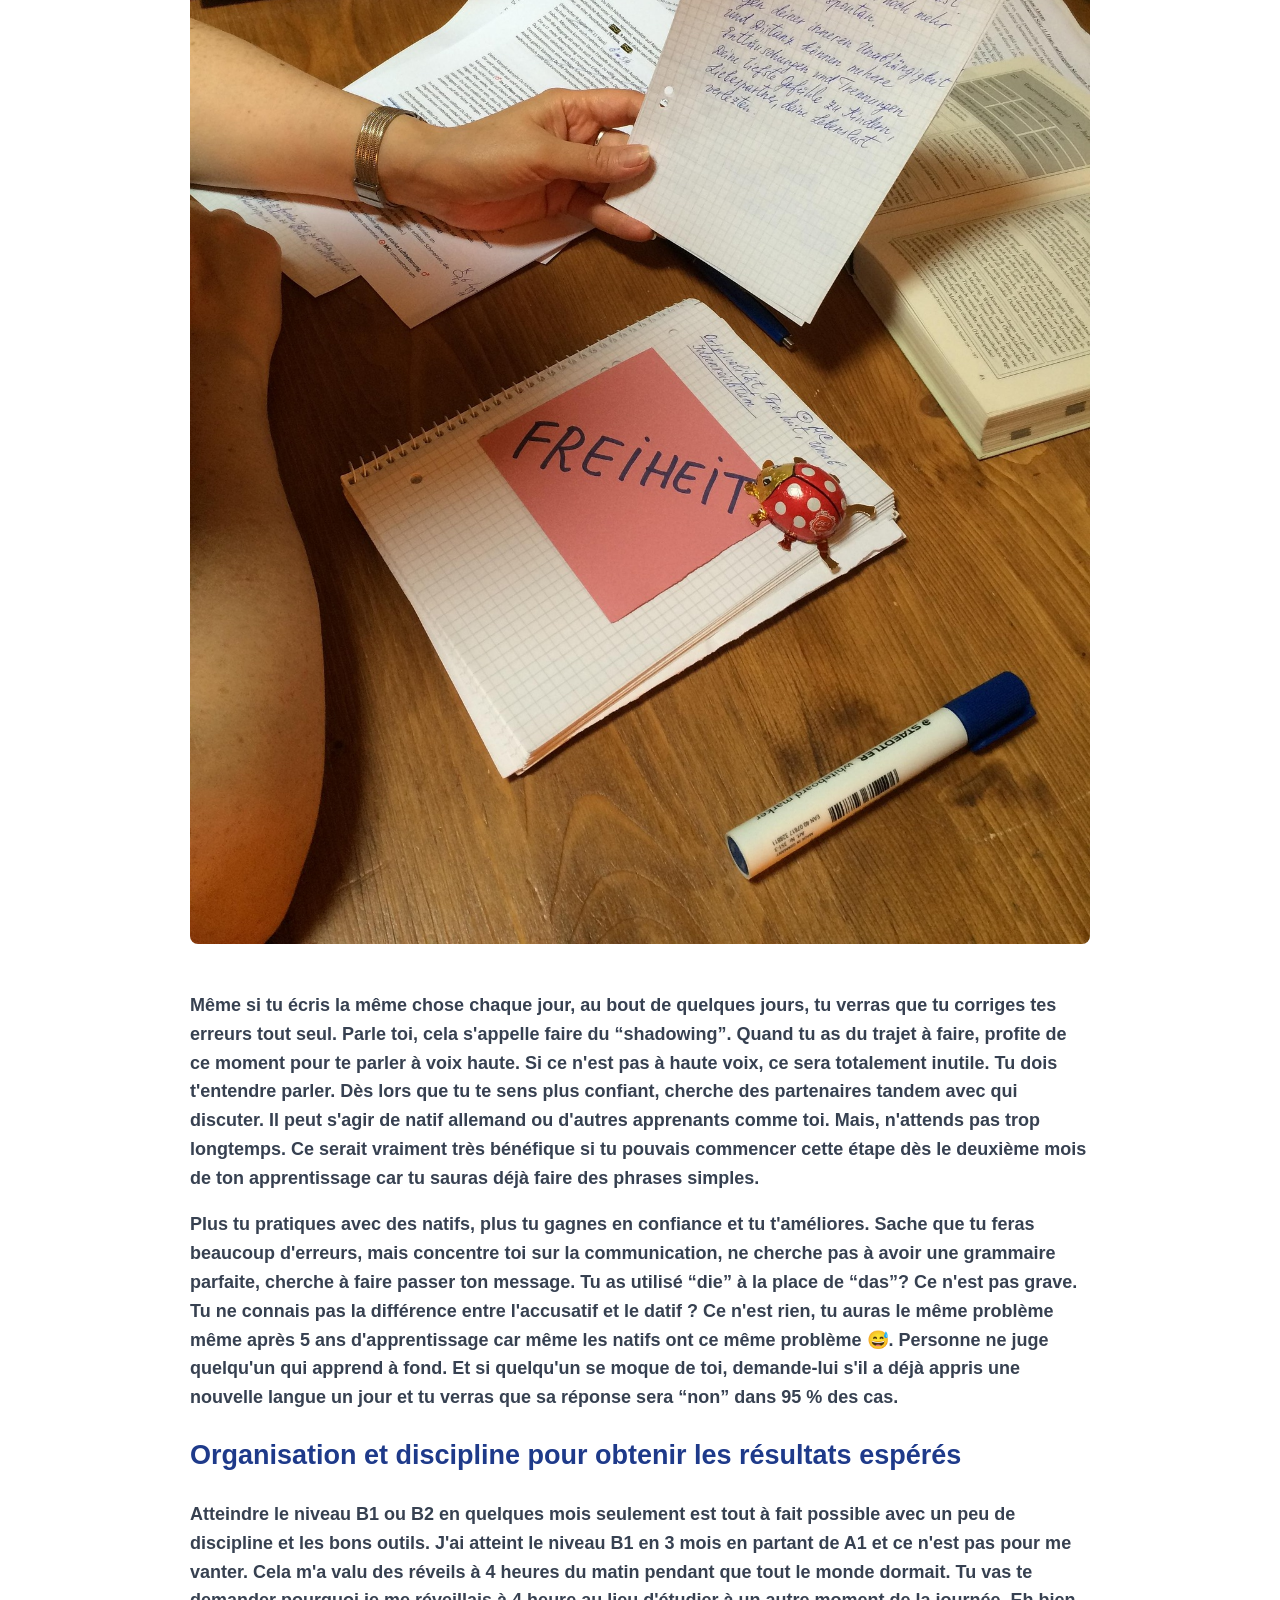
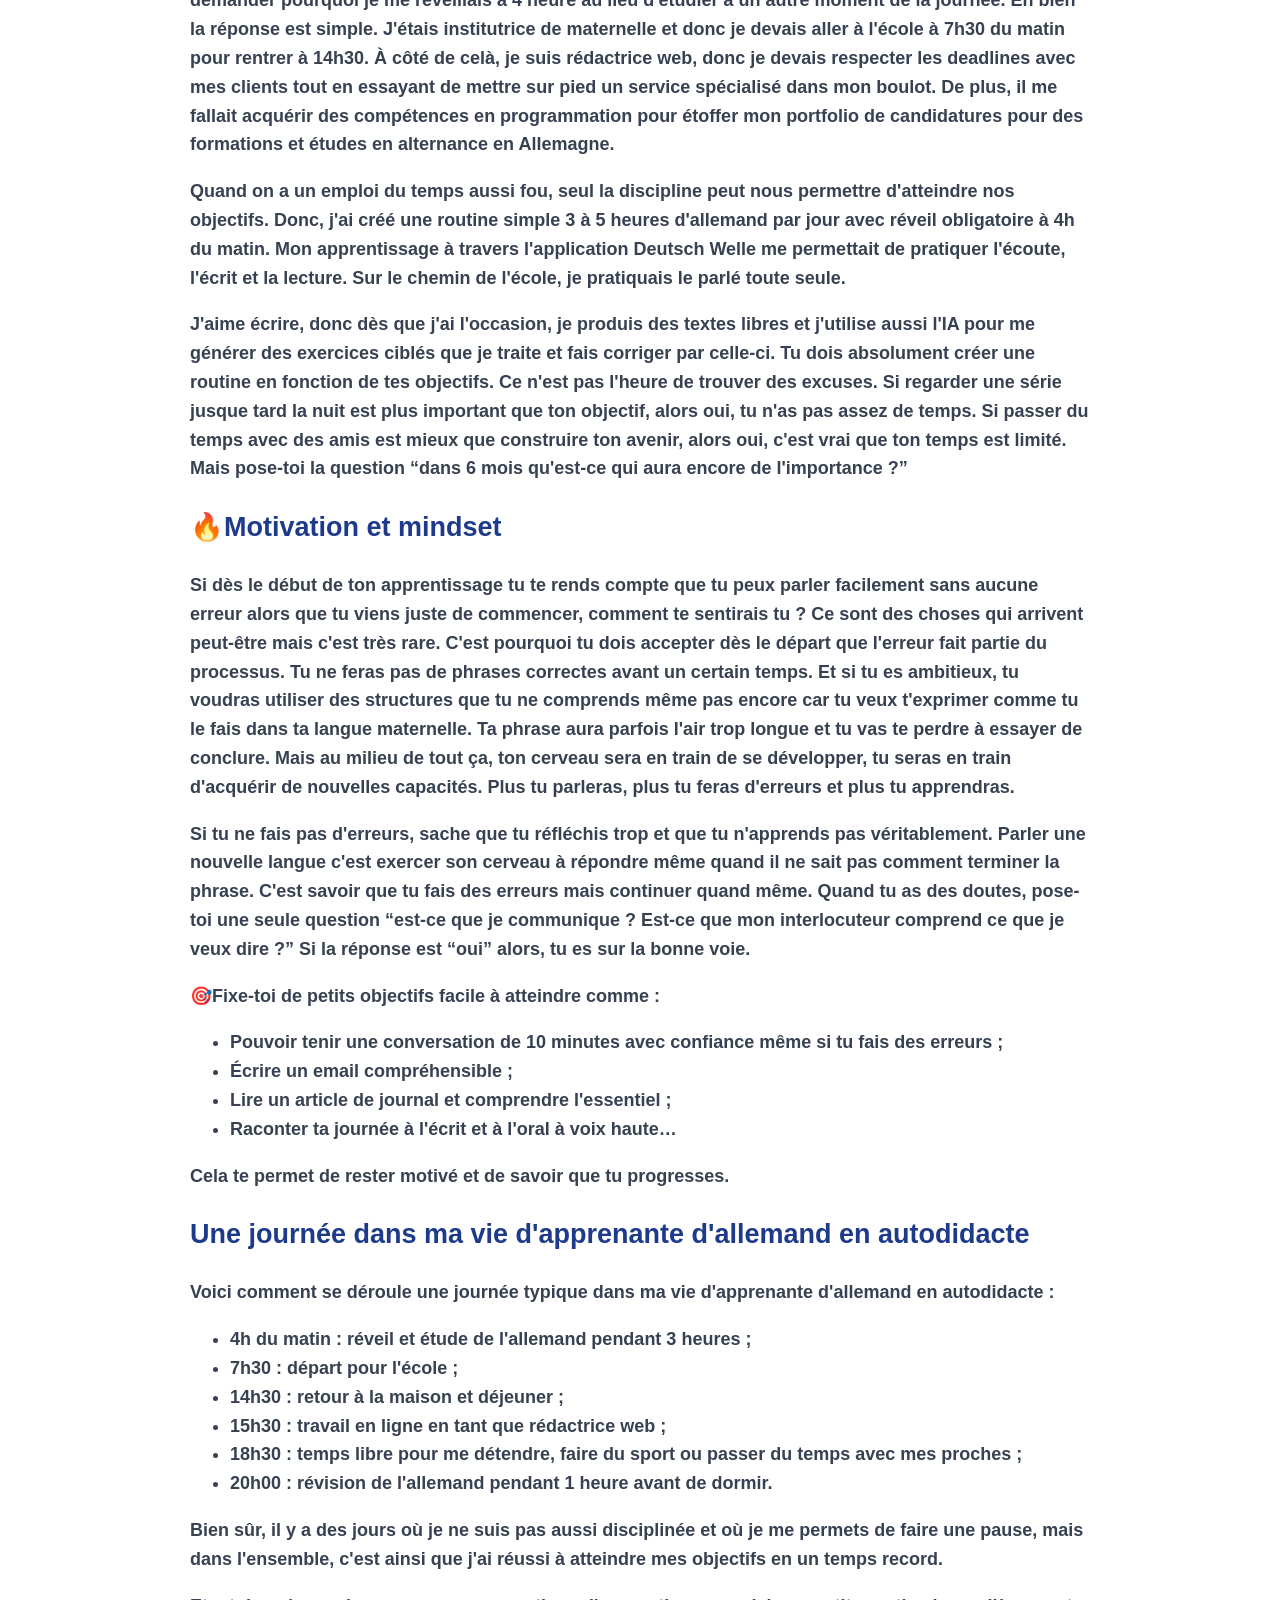
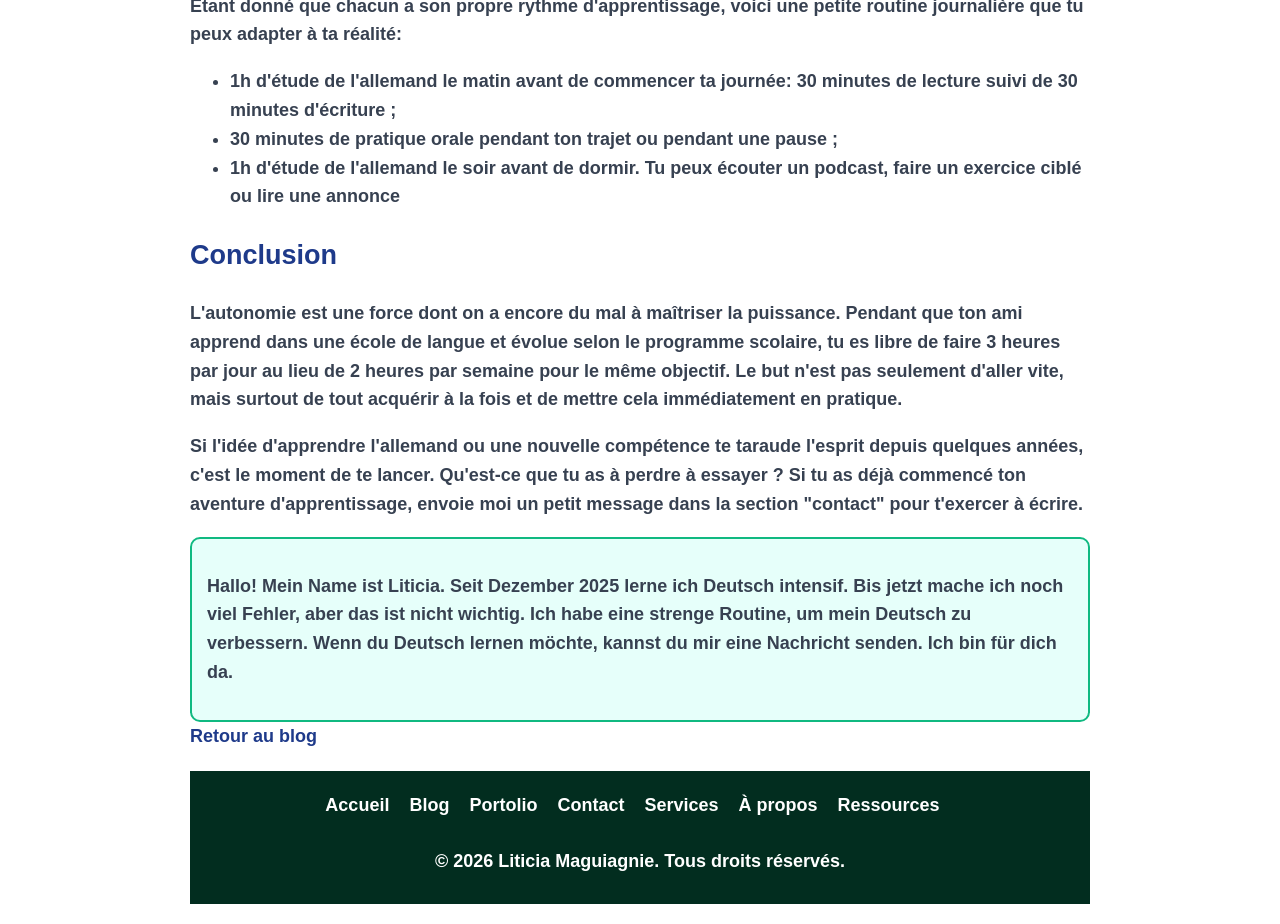
<file: articles/apprendre-allemand-autodidacte.html>
<!DOCTYPE html>
<html lang="fr">
<head>
    <meta charset="UTF-8">
    <meta name="viewport" content="width=device-width, initial-scale=1.0">
    <title>Apprendre l'allemand en autodidacte: ce qui marche pour moi | Liticia Maguiagnie</title>
    <meta name="description" content="Découvrez les méthodes pour apprendre l'allemand en autodidacte, même en partant de zéro. Des astuces pratiques pour rester motivé et progresser rapidement.">
    <meta property="og:title" content="Apprendre l'allemand en autodidacte: ce qui marche pour moi">
    <meta property="og:description" content="Découvrez les méthodes pour apprendre l'allemand en autodidacte, même en partant de zéro. Des astuces pratiques pour rester motivé et progresser rapidement.">
    <meta property="og:image" content="../images/apprendre-allemand.jpg">
    <meta property="og:type" content="article"> 
    <link rel="stylesheet" href="../style/style.css">
</head>
<body>
    <h1>Comment apprendre l'allemand en autodidacte ?</h1>
    <p class="subtitle">
    Les méthodes et la routine qui m'ont permis d'atteindre le B1 en 3 mois
    </p>
    <img src="../images/apprendre-allemand.jpg" alt="Apprendre l'allemand en autodidacte" class="article-image">
    <P>L'apprentissage d'une langue peut sembler intimidant au départ, mais c'est aussi une aventure de liberté. Plusieurs raisons peuvent t'amener à apprendre en autodidacte telles que le coût, la flexibilité ou encore l'autonomie. Le 1er décembre 2025 je me suis lancée dans une aventure folle : celle d'apprendre l'allemand. Au départ, je ne comptais pas le faire en autodidacte. Cependant, il n'existait pas de centre d'étude de langue allemande dans ma ville. Et puisque je devais absolument apprendre, j'ai accepté le défi et aujourd'hui, je suis très fière de moi car mon objectif a été atteint.<br></p>
    <P>Je vais partager avec toi quelques astuces pour y arriver toi aussi. Lis cet article jusqu'au bout et tu auras toutes les ressources pour te lancer dès aujourd'hui.</p>
    <h2>Les bases indispensables pour bien apprendre une nouvelle langue</h2>
    <P>Tu n'as pas besoin d'être naturellement polyglotte pour pouvoir apprendre une nouvelle langue. Comme dans chaque projet que l'on veut réussir dans la vie, tu dois absolument te fixer un objectif clair et précis dès le départ. Sans objectif, il est inutile de se lancer car tu n'iras nulle part. Comme objectif, tu peux décider de terminer :</p>
    <Ul>
        <li>Le niveau A1 en un mois ;</li>
        <li>Le B1 en 3 mois ;</li>
        <li>Tenir une conversation de 5 minutes avec un natif</li>
    </Ul>
    <P>En d'autres termes, ton objectif doit être suffisamment grand pour te sembler inatteignable mais assez pragmatique pour ne pas te décourager. Mon objectif était de composer le B1 en 3 mois et je l'ai atteint. Cependant, il ne faut pas penser que se fixer des objectifs est suffisant, il faut aussi travailler dur pour les atteindre. Si tu commences à inventer des excuses avant même d'avoir commencé, tu n'y arriveras pas.<br></p>
    <P>C'est pourquoi tu dois avoir une bonne raison pour laquelle tu apprends cette nouvelle langue. Pourquoi veux-tu apprendre l'allemand ? Est-ce pour saisir des opportunités professionnelles, pour faire des études dans ce pays, pour suivre une formation ou simplement pour être polyglotte ? En fonction de la raison pour laquelle tu veux apprendre, ta détermination peut varier. Tu dois savoir que le nombre de temps nécessaire pour terminer un niveau varie considérablement d'une personne à l'autre. De plus, ce n'est pas parce que selon le programme officiel cela est d'un certain nombre d'heures que forcément celà te prendra ce nombre de temps.</P> 
    <p>Dans les centres Goethe Institut par exemple, il faut 10 semaines pour terminer un niveau. Pour les personnes qui se forment dans ces centres, c'est tout à fait normal mais cela ne veut pas dire qu'il te faudra exactement le même nombre de temps. De plus, tu as la possibilité de cumuler 800 heures d'apprentissage sur 3 mois au lieu de 12.</P> 
    <p>📚Pour cela, il faudra bien choisir ses outils d'apprentissage. Tu dois développer simultanément les 4 compétences nécessaires pour maîtriser une langue c'est-à-dire : le parlé, l'écrit, l'écoute et la lecture. Pour cela, tu peux étudier avec un livre, une application spécialisée ou un site. Ce qui a totalement changé la donne pour moi c'est Deutsch Welle, une application conçue pour les personnes souhaitant immigrer en Allemagne. C'est riche et très pratique.</p>
    <h2>Méthodes pratiques pour tenir sur la durée</h2> 
    <p>Il y a un phénomène très répandu qu'on observe chez les apprenants d'une nouvelle langue. Qu'il s'agisse d'apprendre l'anglais, le français ou même l'allemand, on entend très souvent cette phrase “je comprends mais je ne parle pas”. C'est pourquoi dès le début de ton apprentissage, tu ne dois rien négliger sinon tu vas te retrouver exactement dans la même situation après quelques mois. Tu veux parler correctement ou tu veux juste comprendre ? Fais ton choix dès maintenant.</p>
    <p>Si ton objectif est de pouvoir parler aussi bien que tu comprends, alors continue de lire car j'ai des pépites pour toi. Il faut à la fois consommer et produire dans ton aventure d'apprentissage de l'allemand. Consommer signifie lire régulièrement des articles, des annonces et autres contenus en allemand et aussi écouter des podcasts et des vidéos sur des contenus variés. Il ne s'agit pas de lire des livres de grammaire ou de regarder des vidéos de conjugaison mais surtout de lire et écouter des sujets qui t'intéressent vraiment. Je vais te dire un secret, dès lors que j'ai l'impression que je suis obligée de lire ou d'écouter un podcast, je ferme tout et je passe à autre chose. Dès le début de mon aventure, j'ai fait un pacte avec moi-même : je devais apprendre l'allemand en m'amusant donc quand ça devient une corvée, j'arrête. Ainsi, j'ai pû tenir sur la durée et rester motivée.</p>
    <p>💬S'agissant de la production, fait l'effort d'écrire aussi souvent que possible et de parler sans tenir compte des erreurs que tu fais. J'ai une seule devise “j'apprends pour maîtriser la langue et non pour avoir des certificats”.</p>
    <ul>
        <li>Écris des petits textes pour te présenter,</li>
        <li>Parle de ce que tu fais,</li>
        <li>Parle de ta journée,</li>
        <li>Planifie ta soirée ou ta journée de demain</li>
        <li>Écris un journal personnel</li> 
    </ul> 
    <img src="../images/ecrire-allemand.jpg" alt="personne apprenant l'allemand à travers l'écriture dans un carnet" class="article-image">
    <p>Même si tu écris la même chose chaque jour, au bout de quelques jours, tu verras que tu corriges tes erreurs tout seul. Parle toi, cela s'appelle faire du “shadowing”. Quand tu as du trajet à faire, profite de ce moment pour te parler à voix haute. Si ce n'est pas à haute voix, ce sera totalement inutile. Tu dois t'entendre parler. Dès lors que tu te sens plus confiant, cherche des partenaires tandem avec qui discuter. Il peut s'agir de natif allemand ou d'autres apprenants comme toi. Mais, n'attends pas trop longtemps. Ce serait vraiment très bénéfique si tu pouvais commencer cette étape dès le deuxième mois de ton apprentissage car tu sauras déjà faire des phrases simples.</P>
    <p>Plus tu pratiques avec des natifs, plus tu gagnes en confiance et tu t'améliores. Sache que tu feras beaucoup d'erreurs, mais concentre toi sur la communication, ne cherche pas à avoir une grammaire parfaite, cherche à faire passer ton message. Tu as utilisé “die” à la place de “das”? Ce n'est pas grave. Tu ne connais pas la différence entre l'accusatif et le datif ? Ce n'est rien, tu auras le même problème même après 5 ans d'apprentissage car même les natifs ont ce même problème 😅. Personne ne juge quelqu'un qui apprend à fond. Et si quelqu'un se moque de toi, demande-lui s'il a déjà appris une nouvelle langue un jour et tu verras que sa réponse sera “non” dans 95 % des cas.</p>
    <h2>Organisation et discipline pour obtenir les résultats espérés</h2>
    <p>Atteindre le niveau B1 ou B2 en quelques mois seulement est tout à fait possible avec un peu de discipline et les bons outils. J'ai atteint le niveau B1 en 3 mois en partant de A1 et ce n'est pas pour me vanter. Cela m'a valu des réveils à 4 heures du matin pendant que tout le monde dormait. Tu vas te demander pourquoi je me réveillais à 4 heure au lieu d'étudier à un autre moment de la journée. Eh bien la réponse est simple. J'étais institutrice de maternelle et donc je devais aller à l'école à 7h30 du matin pour rentrer à 14h30. À côté de celà, je suis rédactrice web, donc je devais respecter les deadlines avec mes clients tout en essayant de mettre sur pied un service spécialisé dans mon boulot. De plus, il me fallait acquérir des compétences en programmation pour étoffer mon portfolio de candidatures pour des formations et études en alternance en Allemagne.</p>
    <p>Quand on a un emploi du temps aussi fou, seul la discipline peut nous permettre d'atteindre nos objectifs. Donc, j'ai créé une routine simple 3 à 5 heures d'allemand par jour avec réveil obligatoire à 4h du matin. Mon apprentissage à travers l'application Deutsch Welle me permettait de pratiquer l'écoute, l'écrit et la lecture. Sur le chemin de l'école, je pratiquais le parlé toute seule.<br></p>
    <p>J'aime écrire, donc dès que j'ai l'occasion, je produis des textes libres et j'utilise aussi l'IA pour me générer des exercices ciblés que je traite et fais corriger par celle-ci. Tu dois absolument créer une routine en fonction de tes objectifs. Ce n'est pas l'heure de trouver des excuses. Si regarder une série jusque tard la nuit est plus important que ton objectif, alors oui, tu n'as pas assez de temps. Si passer du temps avec des amis est mieux que construire ton avenir, alors oui, c'est vrai que ton temps est limité. Mais pose-toi la question “dans 6 mois qu'est-ce qui aura encore de l'importance ?”</p>
    <h2>🔥Motivation et mindset</h2>
    <p>Si dès le début de ton apprentissage tu te rends compte que tu peux parler facilement sans aucune erreur alors que tu viens juste de commencer, comment te sentirais tu ? Ce sont des choses qui arrivent peut-être mais c'est très rare. C'est pourquoi tu dois accepter dès le départ que l'erreur fait partie du processus. Tu ne feras pas de phrases correctes avant un certain temps. Et si tu es ambitieux, tu voudras utiliser des structures que tu ne comprends même pas encore car tu veux t'exprimer comme tu le fais dans ta langue maternelle. Ta phrase aura parfois l'air trop longue et tu vas te perdre à essayer de conclure. Mais au milieu de tout ça, ton cerveau sera en train de se développer, tu seras en train d'acquérir de nouvelles capacités. Plus tu parleras, plus tu feras d'erreurs et plus tu apprendras.<br></p>
    <p>Si tu ne fais pas d'erreurs, sache que tu réfléchis trop et que tu n'apprends pas véritablement. Parler une nouvelle langue c'est exercer son cerveau à répondre même quand il ne sait pas comment terminer la phrase. C'est savoir que tu fais des erreurs mais continuer quand même. Quand tu as des doutes, pose-toi une seule question “est-ce que je communique ? Est-ce que mon interlocuteur comprend ce que je veux dire ?” Si la réponse est “oui” alors, tu es sur la bonne voie.
    <p>🎯Fixe-toi de petits objectifs facile à atteindre comme :</p>
    <ul>
        <li>Pouvoir tenir une conversation de 10 minutes avec confiance même si tu fais des erreurs ;</li>
        <li>Écrire un email compréhensible ;</li>
        <li>Lire un article de journal et comprendre l'essentiel ;</li> 
        <li>Raconter ta journée à l'écrit et à l'oral à voix haute…</li>
    </ul>
    <p>Cela te permet de rester motivé et de savoir que tu progresses.</p> 
    <h2>Une journée dans ma vie d'apprenante d'allemand en autodidacte</h2>
    <p>Voici comment se déroule une journée typique dans ma vie d'apprenante d'allemand en autodidacte :
    <ul>
        <li>4h du matin : réveil et étude de l'allemand pendant 3 heures ;</li>
        <li>7h30 : départ pour l'école ;</li>
        <li>14h30 : retour à la maison et déjeuner ;</li>
        <li>15h30 : travail en ligne en tant que rédactrice web ;</li>
        <li>18h30 : temps libre pour me détendre, faire du sport ou passer du temps avec mes proches ;</li>
        <li>20h00 : révision de l'allemand pendant 1 heure avant de dormir.</li>
    </ul>
    </p>
    <p>Bien sûr, il y a des jours où je ne suis pas aussi disciplinée et où je me permets de faire une pause, mais dans l'ensemble, c'est ainsi que j'ai réussi à atteindre mes objectifs en un temps record.</p>
    <p>Etant donné que chacun a son propre rythme d'apprentissage, voici une petite routine journalière que tu peux adapter à ta réalité:
    <ul>
        <li>1h d'étude de l'allemand le matin avant de commencer ta journée: 30 minutes de lecture suivi de 30 minutes d'écriture ;</li>
        <li>30 minutes de pratique orale pendant ton trajet ou pendant une pause ;</li>
        <li>1h d'étude de l'allemand le soir avant de dormir. Tu peux écouter un podcast, faire un exercice ciblé ou lire une annonce</li>
    </ul>
    </p>
    <h2>Conclusion</h2> 
    <p>L'autonomie est une force dont on a encore du mal à maîtriser la puissance. Pendant que ton ami apprend dans une école de langue et évolue selon le programme scolaire, tu es libre de faire 3 heures par jour au lieu de 2 heures par semaine pour le même objectif. Le but n'est pas seulement d'aller vite, mais surtout de tout acquérir à la fois et de mettre cela immédiatement en pratique.</p>
    <p>Si l'idée d'apprendre l'allemand ou une nouvelle compétence te taraude l'esprit depuis quelques années, c'est le moment de te lancer. Qu'est-ce que tu as à perdre à essayer ? Si tu as déjà commencé ton aventure d'apprentissage, envoie moi un petit message dans la section "contact" pour t'exercer à écrire.</P>
    <div class="resume-de">
    <p>Hallo! Mein Name ist Liticia. Seit Dezember 2025 lerne ich Deutsch intensif. Bis jetzt mache ich noch viel Fehler, aber das ist nicht wichtig. Ich habe eine strenge Routine, um mein Deutsch zu verbessern. Wenn du Deutsch lernen möchte, kannst du mir eine Nachricht senden. Ich bin für dich da.</p>
    </div>
    <a href="../blog.html">Retour au blog</a>
    <footer>
        <nav>
            <a href="../index.html">Accueil</a>
            <a href="../blog.html">Blog</a>
            <a href="../portfolio.html">Portolio</a>
            <a href="../contact.html">Contact</a>
            <a href="../services.html">Services</a>
            <a href="../about.html">À propos</a>
            <a href="../ressources.html">Ressources</a>
        </nav>
        <p>&copy; 2026 Liticia Maguiagnie. Tous droits réservés.</p>
    </footer>
</body>
</html>
</file>
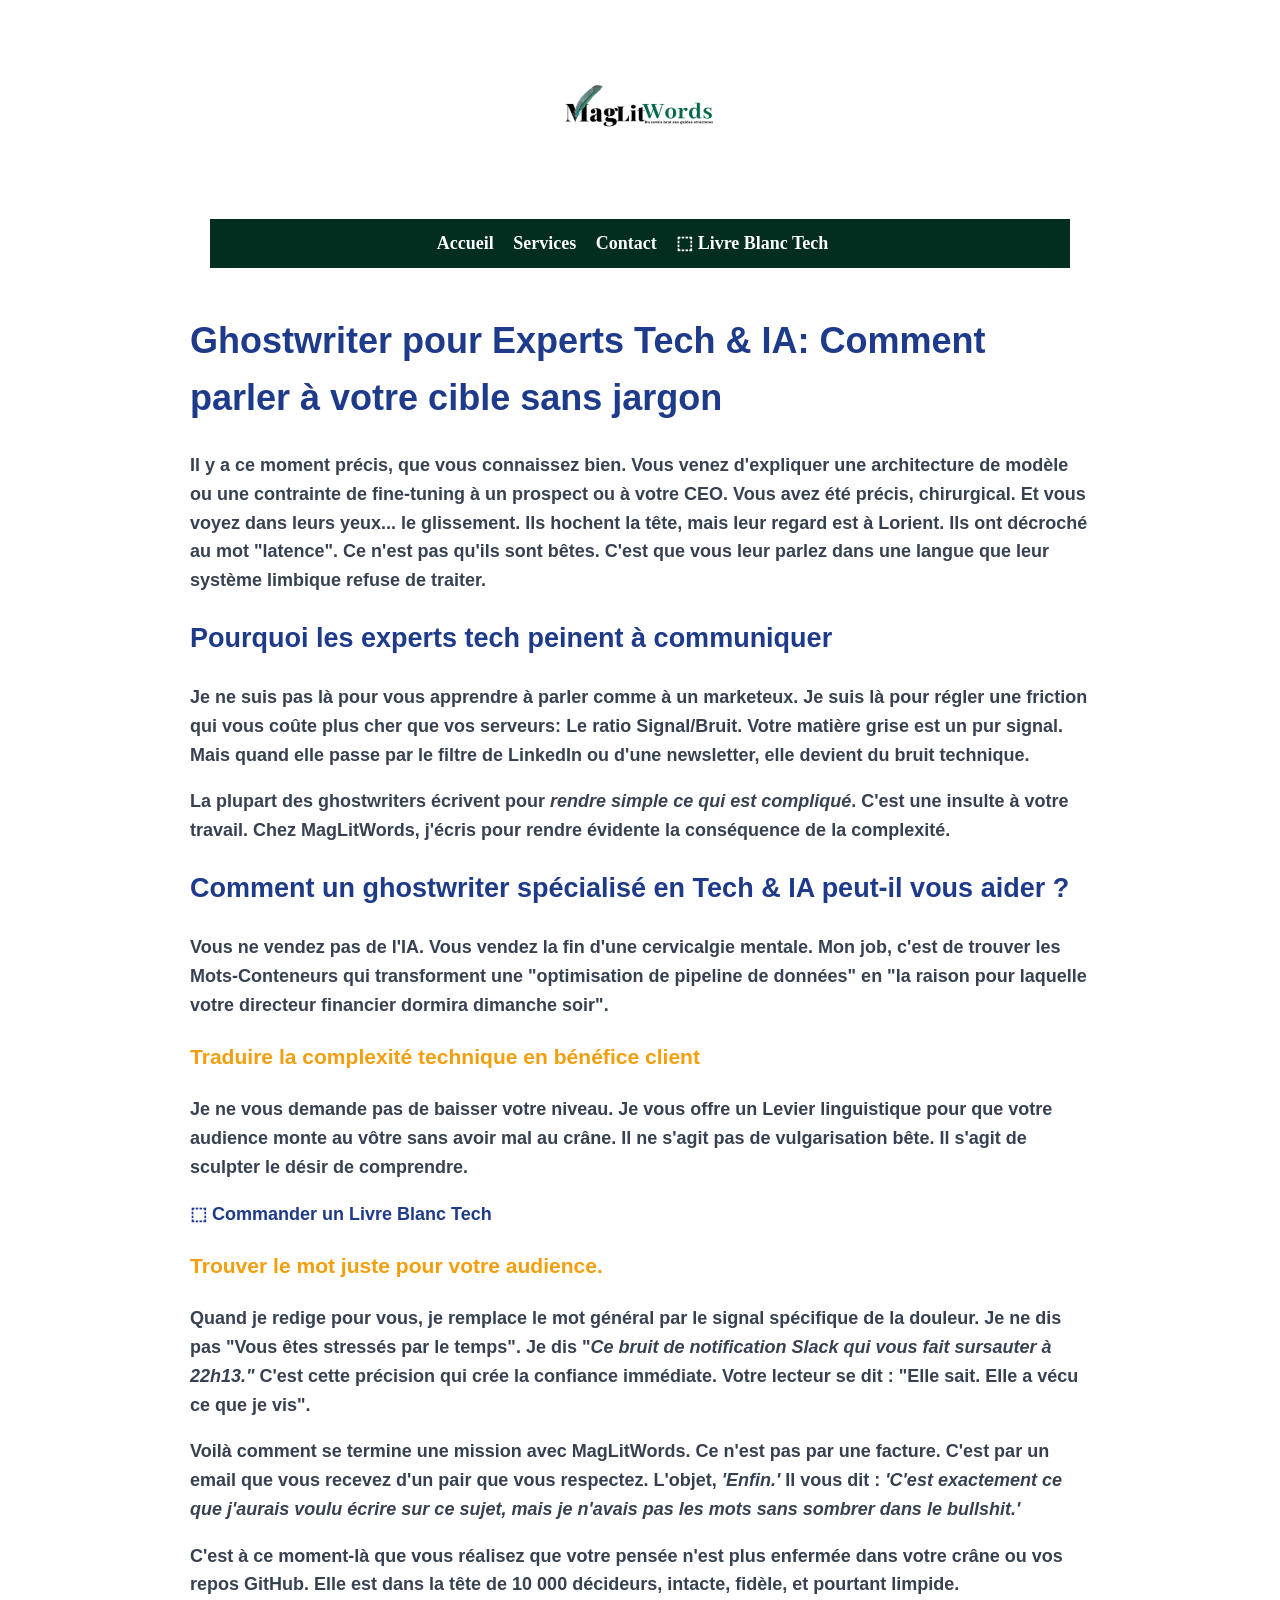
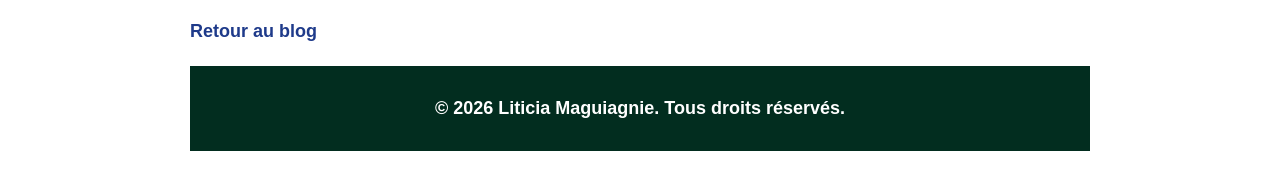
<file: articles/ghostwriter-expert-tech-ia.html>
<!DOCTYPE html>
<html lang="fr">
<head>
    <meta charset="UTF-8">
    <meta name="viewport" content="width=device-width, initial-scale=1.0">
    <title>Ghostwriter Tech & IA: Parler sans jargon | MagLitWords</title>
    <meta name="description" content="Expert tech, vous perdez votre audience en réunion ? Découvrez comment un ghostwriter spécialisé peut traduire votre expertise complexe en messages percutants, sans jargon">
    <meta property="og:title" content="Ghostwriter Tech & IA: Parler sans jargon | MagLitWords">
    <meta property="og:description" content="Expert tech, vous perdez votre audience en réunion ? Découvrez comment un ghostwriter spécialisé traduit votre expertise complexe en messages percutants, sans jargon">
    <meta property="og:image" content="../images/maglitwords-ghostwriter-tech-ia.jpg">
    <meta property="og:type" content="article"> 
    <link rel="stylesheet" href="../style/style.css">
</head>
<body>
    <header>
    <img src="../images/logo-MagLitWords.png" alt="Logo MagLitWords" class="logo">
        <nav>
            <a href="../index.html">Accueil</a>
            <a href="../services.html">Services</a>
            <a href="../contact.html">Contact</a>
            <a href="livre-blanc-tech/index.html" class="cta-nav">⬚ Livre Blanc Tech</a>
        </nav>
    </header>
    <h1>Ghostwriter pour Experts Tech & IA: Comment parler à votre cible sans jargon</h1>
    <p>Il y a ce moment précis, que vous connaissez bien. Vous venez d'expliquer une architecture de modèle ou une contrainte de fine-tuning à un prospect ou à votre CEO. Vous avez été précis, chirurgical. Et vous voyez dans leurs yeux... le glissement. 
        Ils hochent la tête, mais leur regard est à Lorient. Ils ont décroché au mot "latence". Ce n'est pas qu'ils sont bêtes. C'est que vous leur parlez dans une langue que leur système limbique refuse de traiter.</p>
    <h2>Pourquoi les experts tech peinent à communiquer</h2>
    <p>Je ne suis pas là pour vous apprendre à parler comme à un marketeux. Je suis là pour régler une <strong>friction</strong> qui vous coûte plus cher que vos serveurs: <strong>Le ratio Signal/Bruit</strong>. Votre matière grise est un pur signal.
        Mais quand elle passe par le filtre de LinkedIn ou d'une newsletter, elle devient du bruit technique.</p>
    <p>La plupart des ghostwriters écrivent pour <em>rendre simple ce qui est compliqué</em>. C'est une insulte à votre travail. Chez MagLitWords, j'écris pour <strong>rendre évidente la conséquence de la complexité</strong>.</p>
    <h2>Comment un ghostwriter spécialisé en Tech & IA peut-il vous aider ?</h2>
    <p>Vous ne vendez pas de l'IA. Vous vendez la fin d'une <strong>cervicalgie mentale</strong>. Mon job, c'est de trouver les Mots-Conteneurs qui transforment une "optimisation de pipeline de données" en "la raison pour laquelle votre directeur financier dormira dimanche soir".</p>
    <h3>Traduire la complexité technique en bénéfice client</h3>
    <p>Je ne vous demande pas de baisser votre niveau. Je vous offre un <strong>Levier linguistique</strong> pour que votre audience monte au vôtre sans avoir mal au crâne. Il ne s'agit pas de vulgarisation bête. Il s'agit de sculpter le désir de comprendre.</p>
    <a href="livre-blanc-tech/index.html" class="cta-nav">⬚ Commander un Livre Blanc Tech</a>
    <h3>Trouver le mot juste pour votre audience.</h3>
    <p>Quand je redige pour vous, je remplace le mot général par le signal spécifique de la douleur. Je ne dis pas "Vous êtes stressés par le temps". Je dis "<em>Ce bruit de notification Slack qui vous fait sursauter à 22h13."</em> C'est cette précision qui crée la confiance immédiate.
        Votre lecteur se dit : "Elle sait. Elle a vécu ce que je vis".</p>
    <p>Voilà comment se termine une mission avec MagLitWords. Ce n'est pas par une facture. C'est par un email que vous recevez d'un pair que vous respectez. L'objet, <em>'Enfin.'</em> Il vous dit : <em>'C'est exactement ce que j'aurais voulu écrire sur ce sujet, mais je n'avais pas les mots sans sombrer dans le bullshit.'</em></p>
    <p>C'est à ce moment-là que vous réalisez que votre pensée n'est plus enfermée dans votre crâne ou vos repos GitHub. Elle est dans la tête de 10 000 décideurs, intacte, fidèle, et pourtant limpide.</p>
</body>
<a href="../blog.html">Retour au blog</a>
<footer>
    <p>&copy; 2026 Liticia Maguiagnie. Tous droits réservés.</p>
</footer>
</html>
</file>
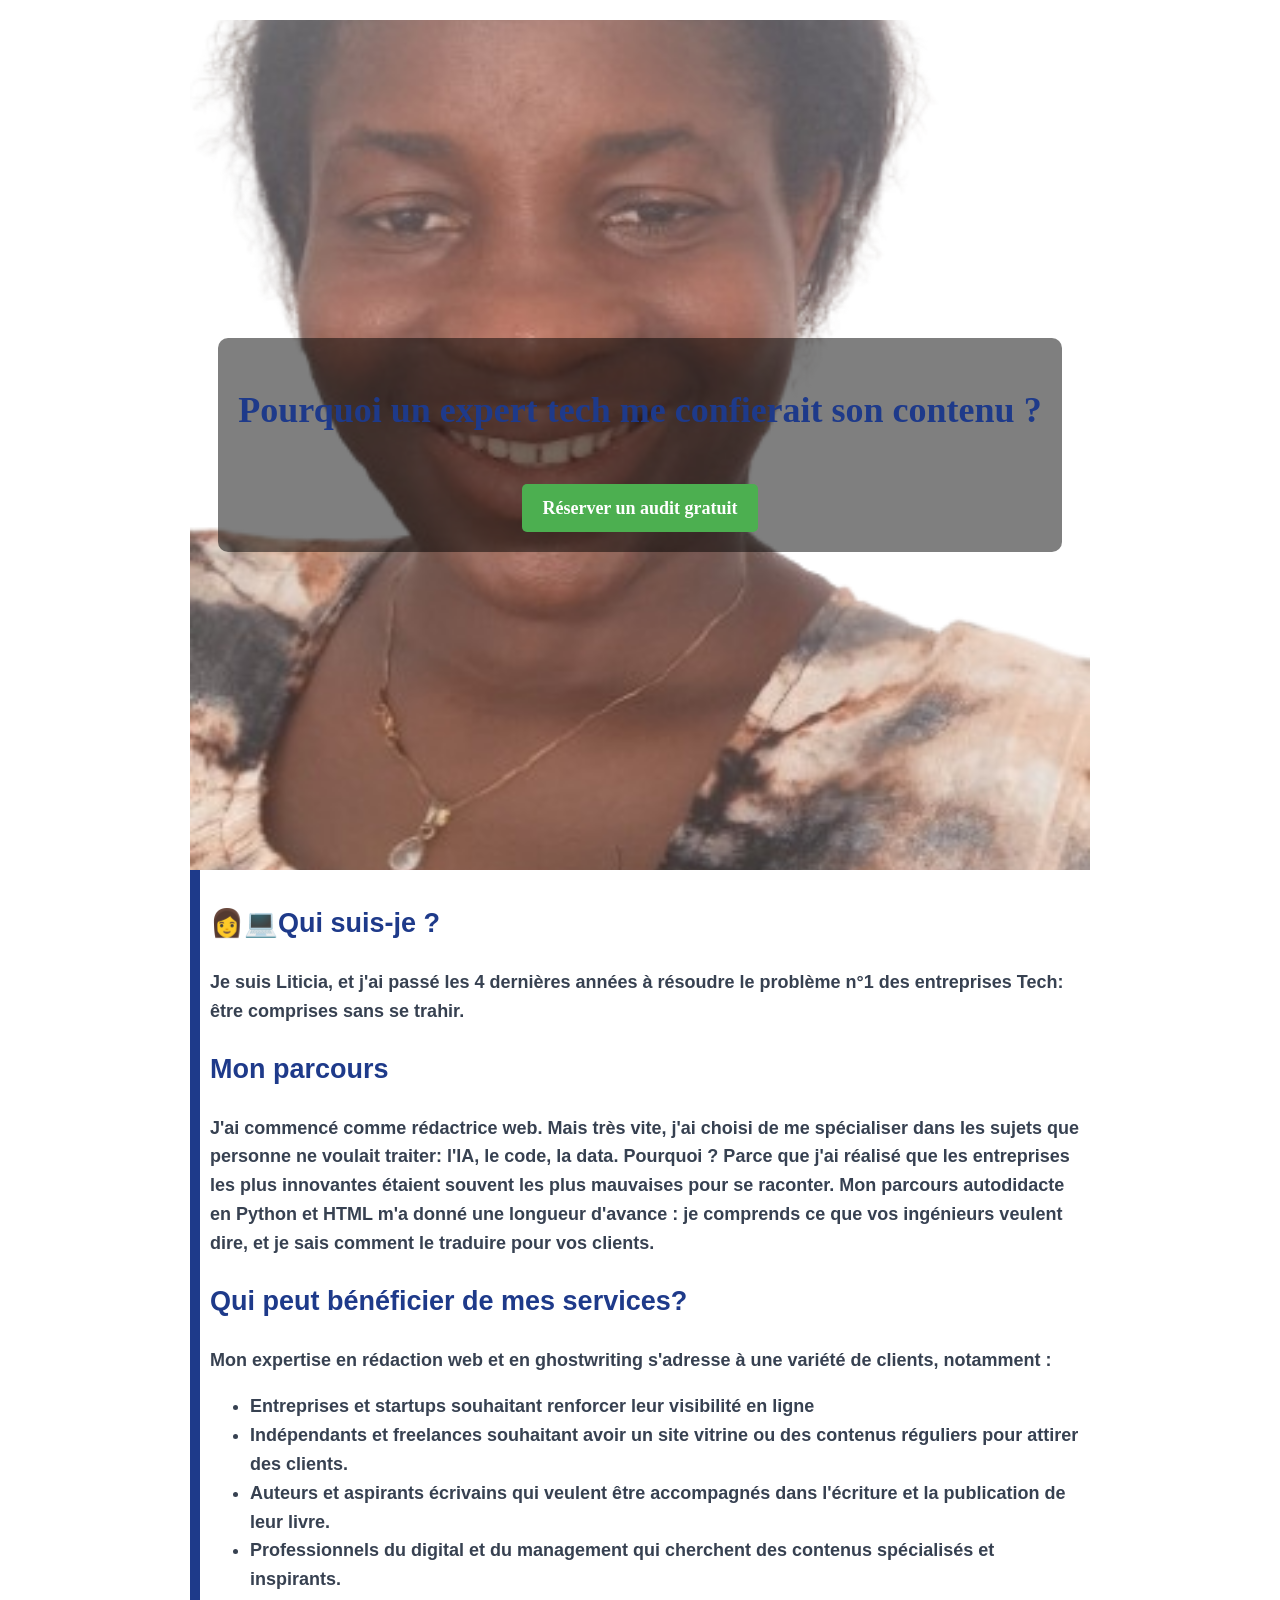
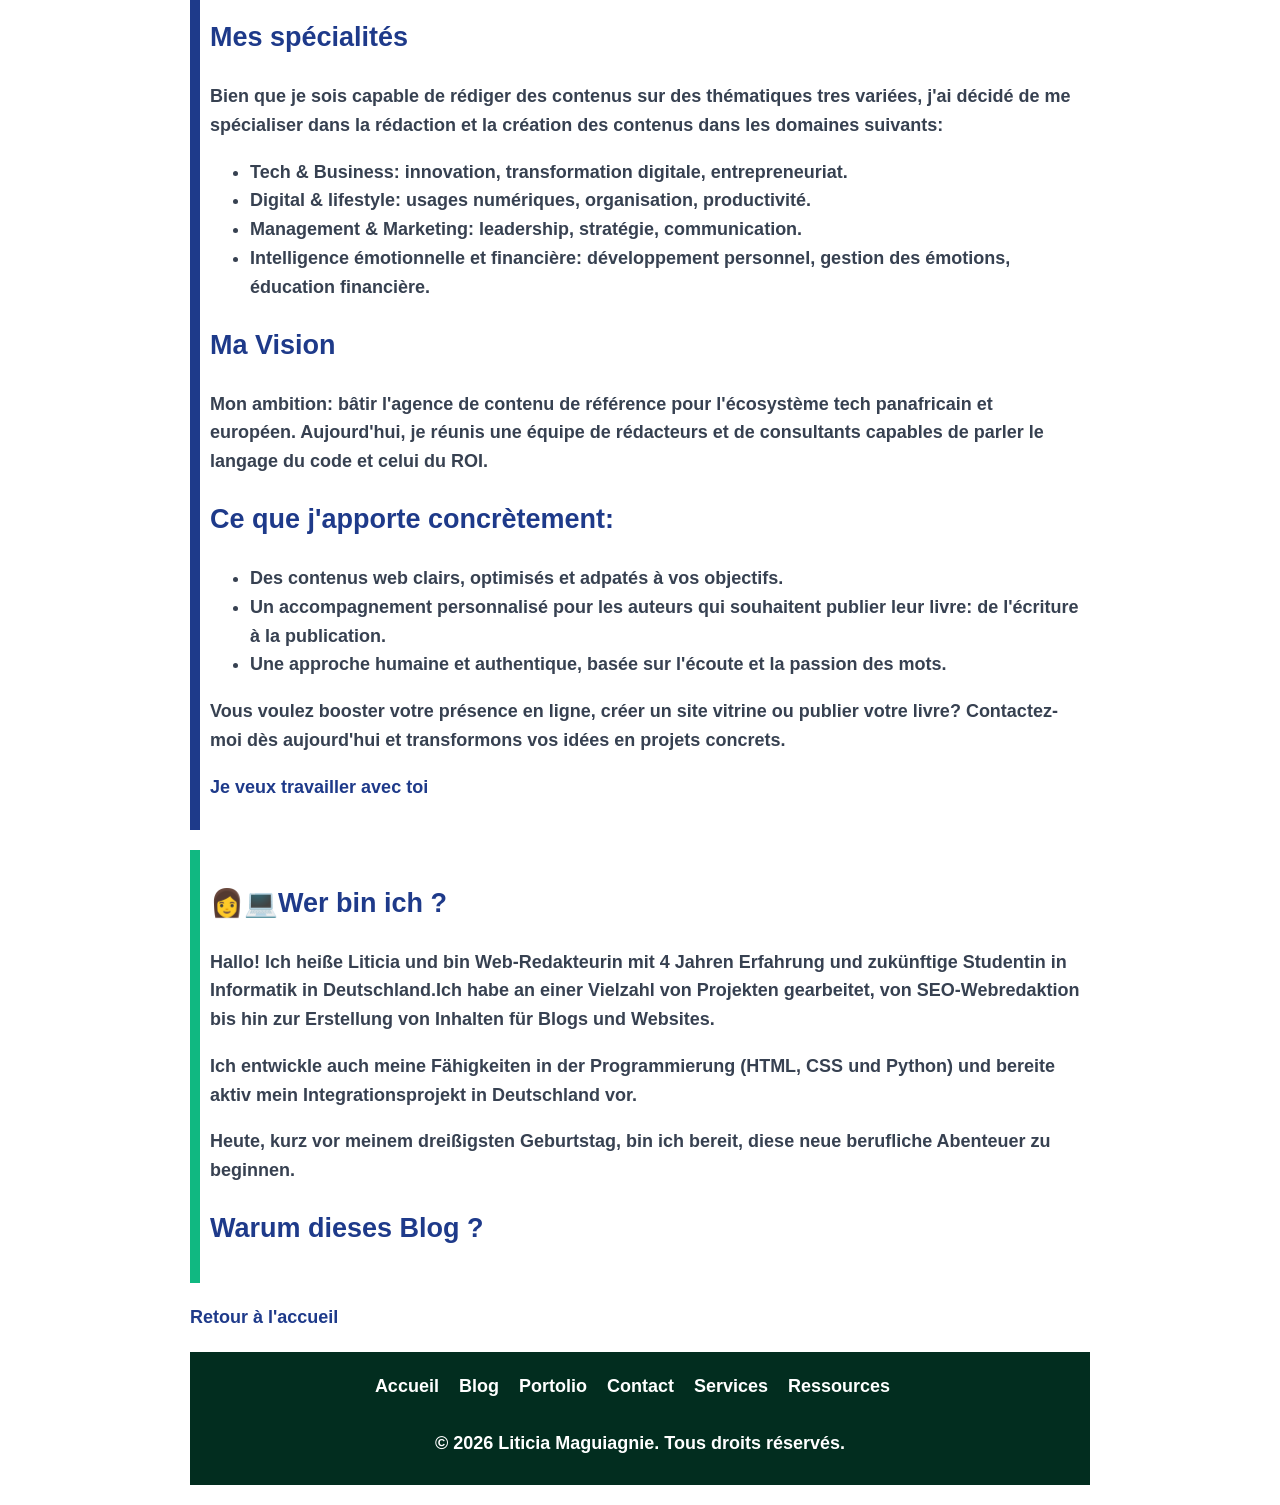
<file: mon.site/about.html>
<!DOCTYPE html>
<html lang="fr">
<head>
    <meta charset="UTF-8">
    <meta name="viewport" content="width=device-width, initial-scale=1.0">
    <title>À Propos</title> 
    <meta name="description" content="Découvrez qui je suis, mon parcours et les raisons qui m'ont poussé à créer ce blog pour partager mon expérience d'apprentissage de l'allemand et mes compétences en rédaction web.">
    <link rel="stylesheet" href="style/style.css">
</head>
<body>
    <header class="hero">
        <div class="overlay">
            <h1>Pourquoi un expert tech me confierait son contenu ?</h1>
            <a href="wa.me/22232097727" class="cta-button" target="_blank">Réserver un audit gratuit</a>
        </div>
    </header>
    <div class="section-fr">
    <h2>👩💻Qui suis-je ?</h2>
    <p>Je suis <b>Liticia</b>, et j'ai passé les 4 dernières années à résoudre le problème n°1 des entreprises Tech: être comprises sans se trahir.</p>
    <h2>Mon parcours</h2>
    <p>J'ai commencé comme rédactrice web. Mais très vite, j'ai choisi de me spécialiser dans les sujets que personne ne voulait traiter: l'IA, le code, la data. 
        Pourquoi ? Parce que j'ai réalisé que les entreprises les plus innovantes étaient souvent les plus mauvaises pour se raconter. Mon parcours autodidacte en Python et HTML m'a donné une longueur d'avance : je comprends ce que vos ingénieurs veulent dire, et je sais comment le traduire pour vos clients.</p>
    <h2>Qui peut bénéficier de mes services?</h2>
    <p>Mon expertise en rédaction web et en ghostwriting s'adresse à une variété de clients, notamment :</p>
    <ul>
        <li>Entreprises et startups souhaitant renforcer leur visibilité en ligne</li>
        <li>Indépendants et freelances souhaitant avoir un site vitrine ou des contenus réguliers pour attirer des clients.</li>
        <li>Auteurs et aspirants écrivains qui veulent être accompagnés dans l'écriture et la publication de leur livre.</li>
        <li>Professionnels du digital et du management qui cherchent des contenus spécialisés et inspirants.</li>
    </ul>
    <h2>Mes spécialités</h2>
    <p>Bien que je sois capable de rédiger des contenus sur des thématiques tres variées, j'ai décidé de me spécialiser dans la rédaction et la création des contenus dans les domaines suivants:</p>
    <ul>
        <li>Tech & Business: innovation, transformation digitale, entrepreneuriat.</li>
        <li>Digital & lifestyle: usages numériques, organisation, productivité.</li>
        <li>Management & Marketing: leadership, stratégie, communication.</li>
        <li>Intelligence émotionnelle et financière: développement personnel, gestion des émotions, éducation financière.</li>
    </ul>
    <h2>Ma Vision</h2>
    <p><b>Mon ambition: bâtir l'agence de contenu de référence pour l'écosystème tech panafricain et européen. Aujourd'hui, je réunis une équipe de rédacteurs et de consultants capables de parler le langage du code et celui du ROI.</b></p>
    <h2>Ce que j'apporte concrètement:</h2>
    <ul>
        <li>Des contenus web clairs, optimisés et adpatés à vos objectifs.</li>
        <li>Un accompagnement personnalisé pour les auteurs qui souhaitent publier leur livre: de l'écriture à la publication.</li>
        <li>Une approche humaine et authentique, basée sur l'écoute et la passion des mots.</li>
    </ul>
    
    <p>Vous voulez booster votre présence en ligne, créer un site vitrine ou publier votre livre? Contactez-moi dès aujourd'hui et transformons vos idées en projets concrets.</p>
    <p><a href="contact.html">Je veux travailler avec toi</a></p>
    </div>
    <div class="section-de">
    <h2>👩💻Wer bin ich ?</h2>
    <p>Hallo! Ich heiße Liticia und bin Web-Redakteurin mit 4 Jahren Erfahrung und zukünftige Studentin in Informatik in Deutschland.</ 
    <p>Ich habe an einer Vielzahl von Projekten gearbeitet, von SEO-Webredaktion bis hin zur Erstellung von Inhalten für Blogs und Websites.<br>
    <p>Ich entwickle auch meine Fähigkeiten in der Programmierung (HTML, CSS und Python) und bereite aktiv mein Integrationsprojekt in Deutschland vor.</p>
    <p>Heute, kurz vor meinem dreißigsten Geburtstag, bin ich bereit, diese neue berufliche Abenteuer zu beginnen.</p>
    <h2>Warum dieses Blog ?</h2>
    </div>
    <a href="index.html">Retour à l'accueil</a>
    <footer>
        <nav>
            <a href="index.html">Accueil</a>
            <a href="blog.html">Blog</a>
            <a href="portfolio.html">Portolio</a>
            <a href="contact.html">Contact</a>
            <a href="services.html">Services</a>
            <a href="ressources.html">Ressources</a>
        </nav>
        <p>&copy; 2026 Liticia Maguiagnie. Tous droits réservés.</p>
    </footer>
</body>
</html>
</file>
<file: style/style.css>
body{
    font-family: Arial, Helvetica, sans-serif; 
    background-color: var(--gris-fond); 
    color: var(--gris-text);
    font-weight: bold; 
    text-align: left; 
    line-height: 1.6; 
    font-size: 18px;
    margin: auto; 
    padding: 20px;
    max-width: 900px;
}
h1, h2{
    color: var(--bleu-principal);
}
h3{
    color: var(--orange-accent);
}
form{
    margin-top: 500px;
}
input[type="text"]{
    padding: 8px; 
    width: 100%; 
    border: 1px solid #ccc; 
    border-radius: 4px; 
    margin-top: 5px;
}
label{
    display: block; 
    margin-top: 15px; 
    font-size: 18px;
}
input, textarea{
    width: 100%; 
    padding: 8px; 
    border: 1px solid #ccc; 
    border-radius: 4px; 
    margin-top: 5px;
}
button{
    background-color: #4CAF50; 
    color: white; 
    padding: 10px 20px; 
    border: none; 
    border-radius: 4px; 
    cursor: pointer; 
    margin-top: 15px;
}
:root {
    --bleu-principal: #1e3a8a;
    --vert-secondaire: #10b881;
    --background-color: #f9fafb;
    --gris-text: #374151;
    --orange-accent: #f59e0b;
}
a{
    color: var(--bleu-principal);
    text-decoration: none;
}
a:hover{
    color: var(--orange-accent);
}
.section-fr {
    border-left: 10px solid var(--bleu-principal);
    padding: 10px;
    margin-bottom: 20px;
    background-color: white;
}
.section-de {
    border-left: 10px solid var(--vert-secondaire);
    padding: 10px;
    margin-bottom: 20px;
    background-color: white;
}
nav{
    background-color: #022d1f;
    padding: 10px;
}
nav a{
color: white;
text-decoration: none;
margin-right: 15px;
font-weight: bold;
}
nav a:hover{
color: #f59e0b;
}
main{
    max-width: 900px;
    margin: auto;
    padding: 20px;
}
.resume-de{
    background-color: #e6fffa;
    border: 2px solid #10b981;
    padding: 15px;
    border-radius: 10px;
    margin-top: 20px 0;
    font-size: italic;
}
.subtitle{
    font-size: 20px;
    color: #555;
    margin-top: -10px;
    margin-bottom: 20px;
}
.article-image{
    max-width: 100%;
    height: auto;
    margin: 20px 0;
    border-radius: 8px;
}
.blog-image{
    max-width: 100%;
    height: auto;
    margin: 20px 0;
    border-radius: 8px;
}
footer{
    background-color: #022d1f;
    color: white;
    text-align: center;
    padding: 10px 0;
    margin-top: 20px;
}
.service-card{
    background-color: #fafafa;
    border: 1px solid #ccc;
    border-radius: 8px;
    padding: 15px;
    margin-bottom: 15px;
}
.img {
    max-width: 100%;
    height: auto;
}
.service-image {
    max-width: 100%;
    height: auto;
    margin-top: 15px;
    border-radius: 8px;
}
.index-image {
    max-width: 100%;
    height: auto;
    margin-top: 15px;
    border-radius: 8px;
}
carousel {
    display: flex;
    overflow-x: auto;
    text-align: center;
    line-height: 1.6;
    scroll-snap-type: x mandatory;
}
ul li img {
    max-width: 100%;
    height: auto;
    display: block;
    margin-top: 10px;
    border-radius: 10px;
}
i {
    font-style: italic;
    color: #034d34;
}
.share-box {
    margin-top: 30px;
    padding: 15px;
    border-top: 2px solid #eee;
}
.share-box a, .share-box {
    padding: 8px 12px;
    border-radius: 5px;
    margin-top: 20px;
    background-color: #2196f3;
    color: white;
    text-decoration: none;
    border: none;
    cursor: pointer;
    display: block;
}
.share-box a:hover, .share-box button:hover {
    background-color: #1565c0;
}
.hero {
    position: relative;
    background-image: url('../images/Liticia-Maguiagnie.png');
    background-size: cover;
    background-position: center;
    background-repeat: no-repeat;
    height: 90vh;
    display: flex;
    align-items: center;
    justify-content: center;
}
.overlay {
    background-color: rgba(0, 0, 0, 0.5);
    color: white;
    padding: 20px;
    text-align: center;
    border-radius: 10px;
}
.cta-button {
    display: inline-block;
    margin-top: 20px;
    padding: 10px 20px;
    background-color: #4CAF50;
    color: white;
    text-decoration: none;
    border-radius: 5px;
}
header {
    color: white;
    padding: 20px;
    text-align: center;
    font-family: Georgia, 'Times New Roman', Times, serif;
}
img.logo {
    max-width: 150px;
    height: auto;
    margin-bottom: 20px;
}
</file>
<file: mon.site/style/style.css>
body{
    font-family: Arial, Helvetica, sans-serif; 
    background-color: var(--gris-fond); 
    color: var(--gris-text);
    font-weight: bold; 
    text-align: left; 
    line-height: 1.6; 
    font-size: 18px;
    margin: auto; 
    padding: 20px;
    max-width: 900px;
}
h1, h2{
    color: var(--bleu-principal);
}
h3{
    color: var(--orange-accent);
}
form{
    margin-top: 500px;
}
input[type="text"]{
    padding: 8px; 
    width: 100%; 
    border: 1px solid #ccc; 
    border-radius: 4px; 
    margin-top: 5px;
}
label{
    display: block; 
    margin-top: 15px; 
    font-size: 18px;
}
input, textarea{
    width: 100%; 
    padding: 8px; 
    border: 1px solid #ccc; 
    border-radius: 4px; 
    margin-top: 5px;
}
button{
    background-color: #4CAF50; 
    color: white; 
    padding: 10px 20px; 
    border: none; 
    border-radius: 4px; 
    cursor: pointer; 
    margin-top: 15px;
}
:root {
    --bleu-principal: #1e3a8a;
    --vert-secondaire: #10b881;
    --background-color: #f9fafb;
    --gris-text: #374151;
    --orange-accent: #f59e0b;
}
a{
    color: var(--bleu-principal);
    text-decoration: none;
}
a:hover{
    color: var(--orange-accent);
}
.section-fr {
    border-left: 10px solid var(--bleu-principal);
    padding: 10px;
    margin-bottom: 20px;
    background-color: white;
}
.section-de {
    border-left: 10px solid var(--vert-secondaire);
    padding: 10px;
    margin-bottom: 20px;
    background-color: white;
}
nav{
    background-color: #022d1f;
    padding: 10px;
}
nav a{
color: white;
text-decoration: none;
margin-right: 15px;
font-weight: bold;
}
nav a:hover{
color: #f59e0b;
}
main{
    max-width: 900px;
    margin: auto;
    padding: 20px;
}
.resume-de{
    background-color: #e6fffa;
    border: 2px solid #10b981;
    padding: 15px;
    border-radius: 10px;
    margin-top: 20px 0;
    font-size: italic;
}
.subtitle{
    font-size: 20px;
    color: #555;
    margin-top: -10px;
    margin-bottom: 20px;
}
.article-image{
    max-width: 100%;
    height: auto;
    margin: 20px 0;
    border-radius: 8px;
}
.blog-image{
    max-width: 100%;
    height: auto;
    margin: 20px 0;
    border-radius: 8px;
}
footer{
    background-color: #022d1f;
    color: white;
    text-align: center;
    padding: 10px 0;
    margin-top: 20px;
}
.service-card{
    background-color: #fafafa;
    border: 1px solid #ccc;
    border-radius: 8px;
    padding: 15px;
    margin-bottom: 15px;
}
.img {
    max-width: 100%;
    height: auto;
}
.service-image {
    max-width: 100%;
    height: auto;
    margin-top: 15px;
    border-radius: 8px;
}
.index-image {
    max-width: 100%;
    height: auto;
    margin-top: 15px;
    border-radius: 8px;
}
carousel {
    display: flex;
    overflow-x: auto;
    text-align: center;
    line-height: 1.6;
    scroll-snap-type: x mandatory;
}
ul li img {
    max-width: 100%;
    height: auto;
    display: block;
    margin-top: 10px;
    border-radius: 10px;
}
i {
    font-style: italic;
    color: #034d34;
}
.share-box {
    margin-top: 30px;
    padding: 15px;
    border-top: 2px solid #eee;
}
.share-box a, .share-box {
    padding: 8px 12px;
    border-radius: 5px;
    margin-top: 20px;
    background-color: #2196f3;
    color: white;
    text-decoration: none;
    border: none;
    cursor: pointer;
    display: block;
}
.share-box a:hover, .share-box button:hover {
    background-color: #1565c0;
}
.hero {
    position: relative;
    background-image: url('../images/Liticia-Maguiagnie.png');
    background-size: cover;
    background-position: center;
    background-repeat: no-repeat;
    height: 90vh;
    display: flex;
    align-items: center;
    justify-content: center;
}
.overlay {
    background-color: rgba(0, 0, 0, 0.5);
    color: white;
    padding: 20px;
    text-align: center;
    border-radius: 10px;
}
.cta-button {
    display: inline-block;
    margin-top: 20px;
    padding: 10px 20px;
    background-color: #4CAF50;
    color: white;
    text-decoration: none;
    border-radius: 5px;
}
header {
    color: white;
    padding: 20px;
    text-align: center;
    font-family: Georgia, 'Times New Roman', Times, serif;
}
img.logo {
    max-width: 150px;
    height: auto;
    margin-bottom: 20px;
}
</file>
